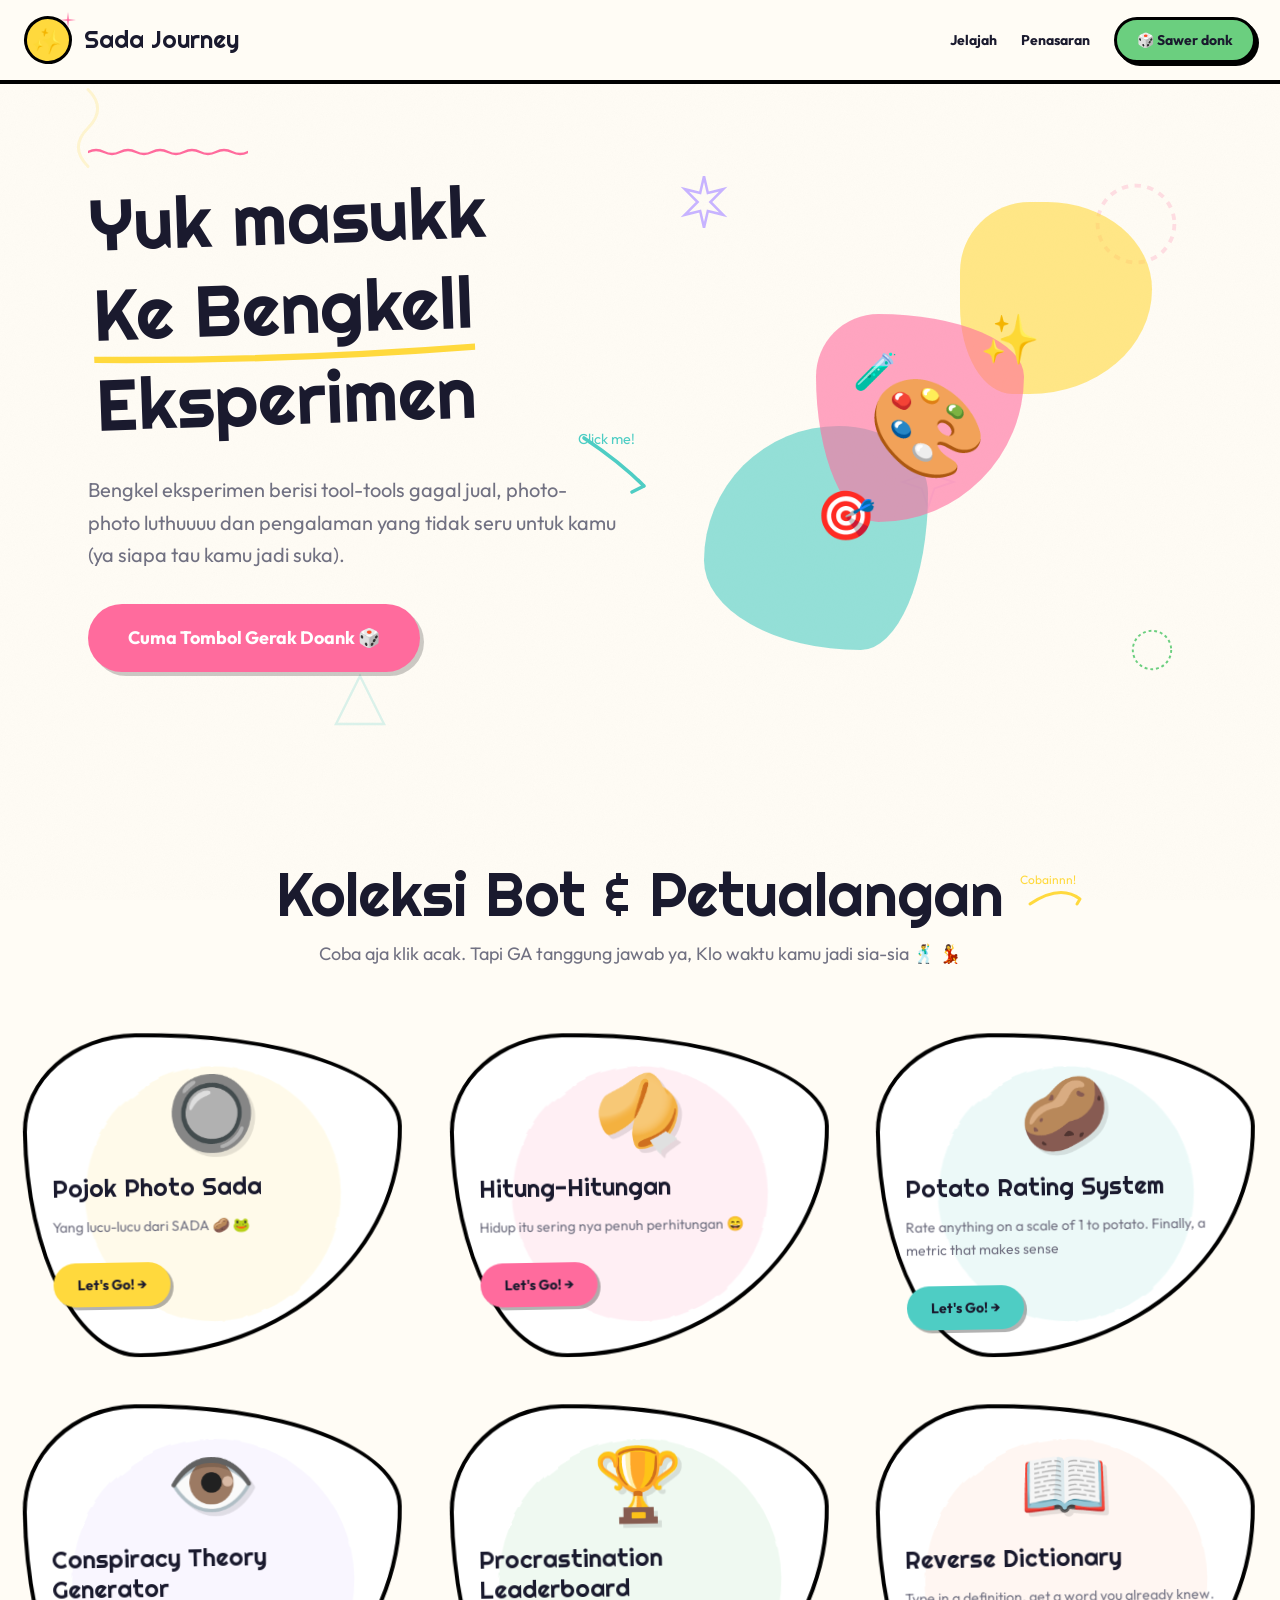
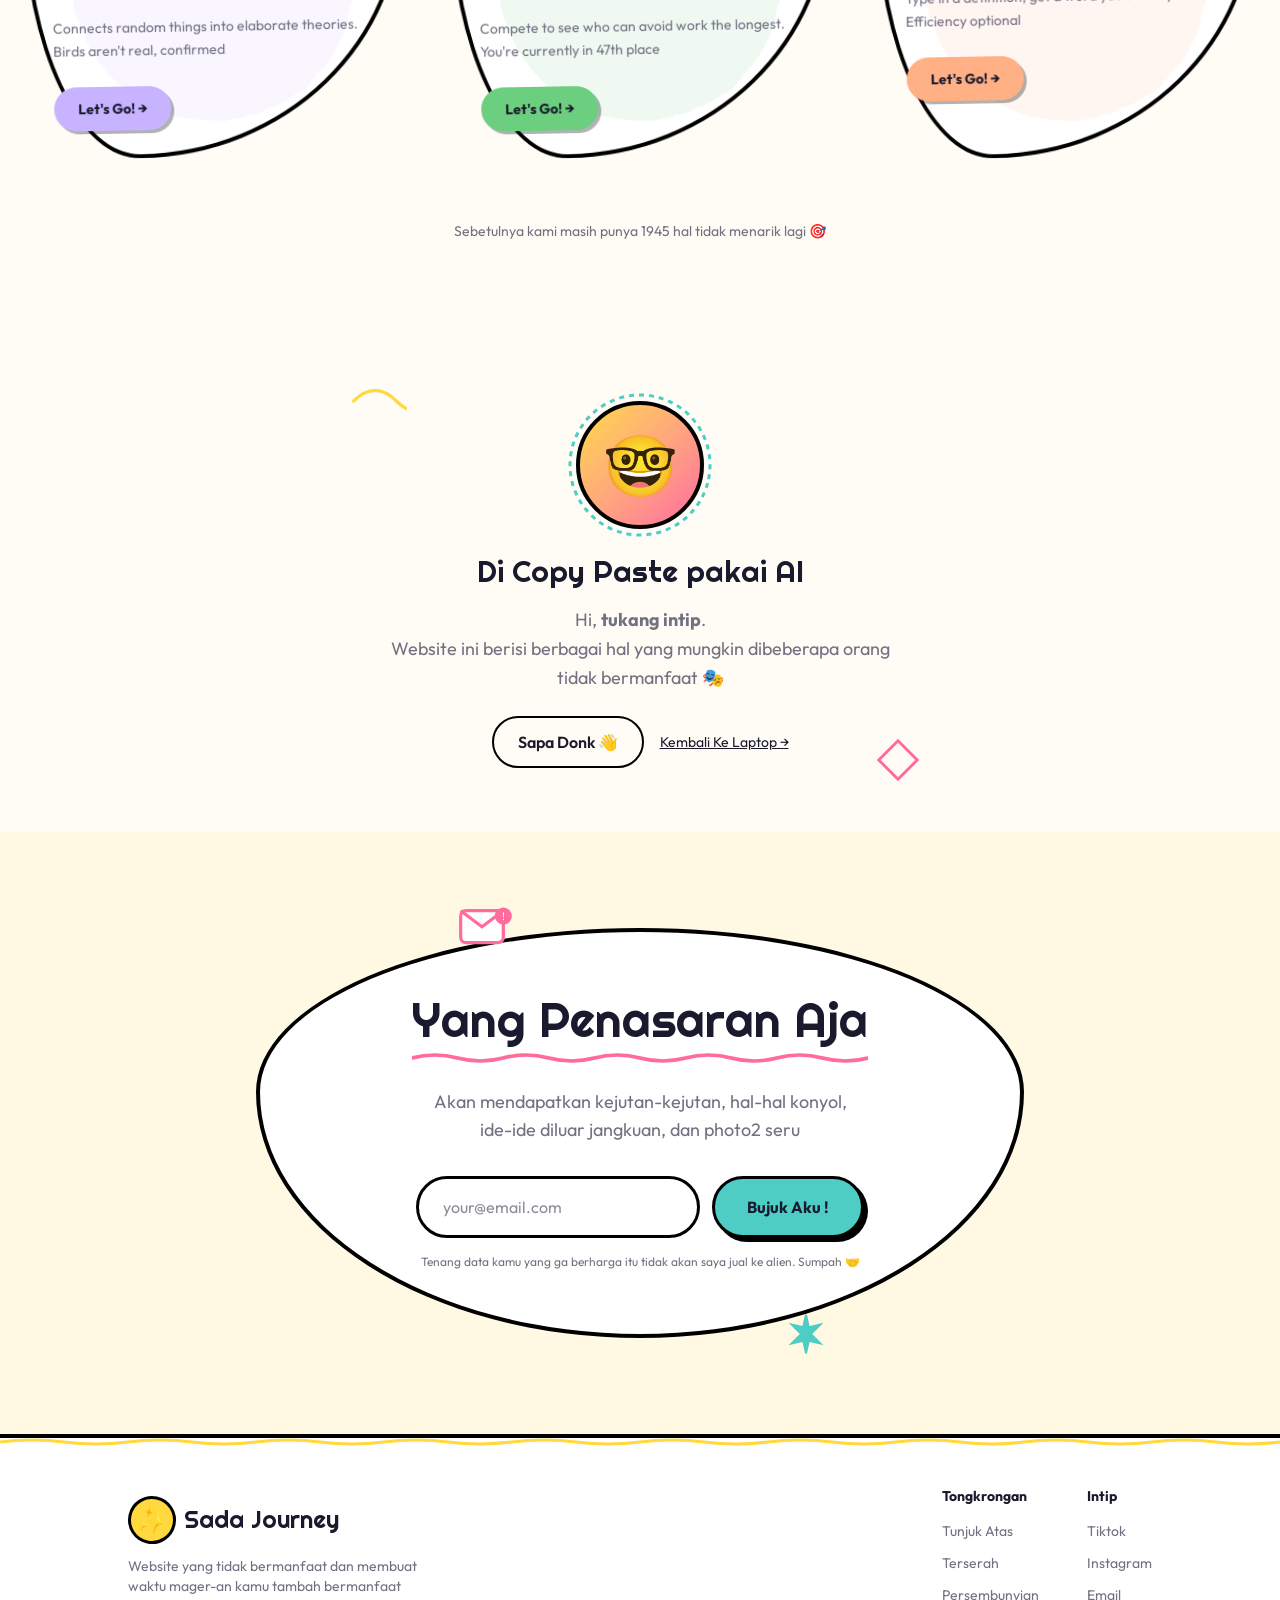
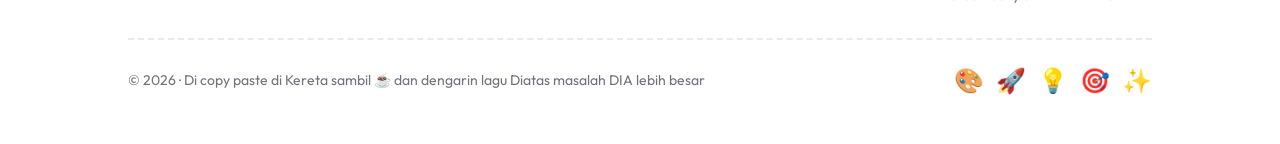
<file: index.html>
<!DOCTYPE html>
<html lang="en">
<head>
<meta charset="utf-8">
<meta name="viewport" content="width=device-width, initial-scale=1">
<title>Sada</title>
<meta name="description" content="Explore a whimsical online studio filled with interactive Jelajah and creative tools designed to spark curiosity and inspire playful discovery.">
<style id="reset-css"> @layer figreset,figoverridable,reset,theme,base,figutils,components,utilities;@layer figoverridable{:root{font-synthesis:none}}@layer figutils{:root{--banner-height:48px;--banner-height-v2:40px;--full-height-with-banner:calc(100dvh - var(--banner-height))}@media (max-width:600px){.banner-v2-container{left:0 !important;right:0 !important;margin:0 auto !important}}.wrapper-with-banner .min-h-screen{min-height:var(--full-height-with-banner)}.wrapper-with-banner .h-screen{height:var(--full-height-with-banner)}}</style>
<style id="font-faces-0"></style>
<style id="body-background-color">body:has([data-breakpoint-id="node-0_4"]) { background-color: #fff }</style>
<style id="ssr-css">#container .css-uwf2km {position: relative; flex: 1 0 0; display: block;}#container .css-exq74d {min-width: 1px; min-height: 1px; width: 100%; height: 100dvh;}#container .css-j9f0op {width: 100%; height: 100%;}</style>
<style>
        @keyframes blob {
          0%,
          100% {
            transform: translate(0, 0) scale(1) rotate(0deg);
          }
          33% {
            transform: translate(30px, -30px) scale(1.1) rotate(5deg);
          }
          66% {
            transform: translate(-20px, 20px) scale(0.9) rotate(-5deg);
          }
        }
        @keyframes bounce-slow {
          0%,
          100% {
            transform: translateY(0);
          }
          50% {
            transform: translateY(-20px);
          }
        }
        @keyframes float {
          0%,
          100% {
            transform: translateY(0) rotate(0deg);
          }
          50% {
            transform: translateY(-15px) rotate(10deg);
          }
        }
        .animate-blob {
          animation: blob 7s ease-in-out infinite;
        }
        .animate-bounce-slow {
          animation: bounce-slow 3s ease-in-out infinite;
        }
        .animate-float {
          animation: float 4s ease-in-out infinite;
        }
      </style>
<style>
        @keyframes fadeInUp {
          from {
            opacity: 0;
            transform: translateY(30px) rotate(2deg);
          }
          to {
            opacity: 1;
            transform: translateY(0) rotate(2deg);
          }
        }
      </style>
<style>
        @keyframes fadeInUp {
          from {
            opacity: 0;
            transform: translateY(30px) rotate(-3deg);
          }
          to {
            opacity: 1;
            transform: translateY(0) rotate(-3deg);
          }
        }
      </style>
<style>
        @keyframes fadeInUp {
          from {
            opacity: 0;
            transform: translateY(30px) rotate(1deg);
          }
          to {
            opacity: 1;
            transform: translateY(0) rotate(1deg);
          }
        }
      </style>
<style>
        @keyframes fadeInUp {
          from {
            opacity: 0;
            transform: translateY(30px) rotate(-2deg);
          }
          to {
            opacity: 1;
            transform: translateY(0) rotate(-2deg);
          }
        }
      </style>
<style>
        @keyframes fadeInUp {
          from {
            opacity: 0;
            transform: translateY(30px) rotate(3deg);
          }
          to {
            opacity: 1;
            transform: translateY(0) rotate(3deg);
          }
        }
      </style>
<style>
        @keyframes fadeInUp {
          from {
            opacity: 0;
            transform: translateY(30px) rotate(-1deg);
          }
          to {
            opacity: 1;
            transform: translateY(0) rotate(-1deg);
          }
        }
      </style>
<style>
        @keyframes float-slow {
          0%,
          100% {
            transform: translateY(0) rotate(0deg);
          }
          50% {
            transform: translateY(-20px) rotate(5deg);
          }
        }
        @keyframes spin-slow {
          from {
            transform: rotate(0deg);
          }
          to {
            transform: rotate(360deg);
          }
        }
        .animate-float-slow {
          animation: float-slow 8s ease-in-out infinite;
        }
        .animate-spin-slow {
          animation: spin-slow 20s linear infinite;
        }
      </style>
<style>
@import"https://fonts.googleapis.com/css2?family=Righteous&family=Outfit:wght@300;400;500;600;700;800&display=swap";/*! tailwindcss v4.1.12 | MIT License | https://tailwindcss.com */@layer properties{@supports (((-webkit-hyphens:none)) and (not (margin-trim:inline))) or ((-moz-orient:inline) and (not (color:rgb(from red r g b)))){*,:before,:after,::backdrop{--tw-translate-x:0;--tw-translate-y:0;--tw-translate-z:0;--tw-rotate-x:initial;--tw-rotate-y:initial;--tw-rotate-z:initial;--tw-skew-x:initial;--tw-skew-y:initial;--tw-space-y-reverse:0;--tw-space-x-reverse:0;--tw-border-style:solid;--tw-gradient-position:initial;--tw-gradient-from:#0000;--tw-gradient-via:#0000;--tw-gradient-to:#0000;--tw-gradient-stops:initial;--tw-gradient-via-stops:initial;--tw-gradient-from-position:0%;--tw-gradient-via-position:50%;--tw-gradient-to-position:100%;--tw-leading:initial;--tw-font-weight:initial;--tw-tracking:initial;--tw-ordinal:initial;--tw-slashed-zero:initial;--tw-numeric-figure:initial;--tw-numeric-spacing:initial;--tw-numeric-fraction:initial;--tw-shadow:0 0 #0000;--tw-shadow-color:initial;--tw-shadow-alpha:100%;--tw-inset-shadow:0 0 #0000;--tw-inset-shadow-color:initial;--tw-inset-shadow-alpha:100%;--tw-ring-color:initial;--tw-ring-shadow:0 0 #0000;--tw-inset-ring-color:initial;--tw-inset-ring-shadow:0 0 #0000;--tw-ring-inset:initial;--tw-ring-offset-width:0px;--tw-ring-offset-color:#fff;--tw-ring-offset-shadow:0 0 #0000;--tw-outline-style:solid;--tw-blur:initial;--tw-brightness:initial;--tw-contrast:initial;--tw-grayscale:initial;--tw-hue-rotate:initial;--tw-invert:initial;--tw-opacity:initial;--tw-saturate:initial;--tw-sepia:initial;--tw-drop-shadow:initial;--tw-drop-shadow-color:initial;--tw-drop-shadow-alpha:100%;--tw-drop-shadow-size:initial;--tw-backdrop-blur:initial;--tw-backdrop-brightness:initial;--tw-backdrop-contrast:initial;--tw-backdrop-grayscale:initial;--tw-backdrop-hue-rotate:initial;--tw-backdrop-invert:initial;--tw-backdrop-opacity:initial;--tw-backdrop-saturate:initial;--tw-backdrop-sepia:initial;--tw-duration:initial;--tw-ease:initial;--tw-scale-x:1;--tw-scale-y:1;--tw-scale-z:1;--tw-content:"";--tw-animation-delay:0s;--tw-animation-direction:normal;--tw-animation-duration:initial;--tw-animation-fill-mode:none;--tw-animation-iteration-count:1;--tw-enter-blur:0;--tw-enter-opacity:1;--tw-enter-rotate:0;--tw-enter-scale:1;--tw-enter-translate-x:0;--tw-enter-translate-y:0;--tw-exit-blur:0;--tw-exit-opacity:1;--tw-exit-rotate:0;--tw-exit-scale:1;--tw-exit-translate-x:0;--tw-exit-translate-y:0}}}@layer theme{:root,:host{--font-sans:ui-sans-serif,system-ui,sans-serif,"Apple Color Emoji","Segoe UI Emoji","Segoe UI Symbol","Noto Color Emoji";--font-mono:ui-monospace,SFMono-Regular,Menlo,Monaco,Consolas,"Liberation Mono","Courier New",monospace;--color-gray-100:oklch(96.7% .003 264.542);--color-black:#000;--color-white:#fff;--spacing:.25rem;--container-xs:20rem;--container-sm:24rem;--container-md:28rem;--container-lg:32rem;--container-xl:36rem;--container-2xl:42rem;--container-3xl:48rem;--container-5xl:64rem;--container-6xl:72rem;--container-7xl:80rem;--text-xs:.75rem;--text-xs--line-height:calc(1/.75);--text-sm:.875rem;--text-sm--line-height:calc(1.25/.875);--text-base:1rem;--text-base--line-height: 1.5 ;--text-lg:1.125rem;--text-lg--line-height:calc(1.75/1.125);--text-xl:1.25rem;--text-xl--line-height:calc(1.75/1.25);--text-2xl:1.5rem;--text-2xl--line-height:calc(2/1.5);--text-3xl:1.875rem;--text-3xl--line-height: 1.2 ;--text-4xl:2.25rem;--text-4xl--line-height:calc(2.5/2.25);--text-5xl:3rem;--text-5xl--line-height:1;--text-6xl:3.75rem;--text-6xl--line-height:1;--text-7xl:4.5rem;--text-7xl--line-height:1;--text-8xl:6rem;--text-8xl--line-height:1;--font-weight-normal:400;--font-weight-medium:500;--font-weight-semibold:600;--font-weight-bold:700;--tracking-tight:-.025em;--tracking-widest:.1em;--leading-tight:1.25;--leading-relaxed:1.625;--radius-xs:.125rem;--ease-out:cubic-bezier(0,0,.2,1);--ease-in-out:cubic-bezier(.4,0,.2,1);--animate-pulse:pulse 2s cubic-bezier(.4,0,.6,1)infinite;--animate-bounce:bounce 1s infinite;--blur-sm:8px;--aspect-video:16/9;--default-transition-duration:.15s;--default-transition-timing-function:cubic-bezier(.4,0,.2,1);--default-font-family:var(--font-sans);--default-mono-font-family:var(--font-mono);--color-border:var(--border)}}@layer base{*,:after,:before,::backdrop{box-sizing:border-box;border:0 solid;margin:0;padding:0}::file-selector-button{box-sizing:border-box;border:0 solid;margin:0;padding:0}html,:host{-webkit-text-size-adjust:100%;tab-size:4;line-height:1.5;font-family:var(--default-font-family,ui-sans-serif,system-ui,sans-serif,"Apple Color Emoji","Segoe UI Emoji","Segoe UI Symbol","Noto Color Emoji");font-feature-settings:var(--default-font-feature-settings,normal);font-variation-settings:var(--default-font-variation-settings,normal);-webkit-tap-highlight-color:transparent}hr{height:0;color:inherit;border-top-width:1px}abbr:where([title]){-webkit-text-decoration:underline dotted;text-decoration:underline dotted}h1,h2,h3,h4,h5,h6{font-size:inherit;font-weight:inherit}a{color:inherit;-webkit-text-decoration:inherit;text-decoration:inherit}b,strong{font-weight:bolder}code,kbd,samp,pre{font-family:var(--default-mono-font-family,ui-monospace,SFMono-Regular,Menlo,Monaco,Consolas,"Liberation Mono","Courier New",monospace);font-feature-settings:var(--default-mono-font-feature-settings,normal);font-variation-settings:var(--default-mono-font-variation-settings,normal);font-size:1em}small{font-size:80%}sub,sup{vertical-align:baseline;font-size:75%;line-height:0;position:relative}sub{bottom:-.25em}sup{top:-.5em}table{text-indent:0;border-color:inherit;border-collapse:collapse}:-moz-focusring{outline:auto}progress{vertical-align:baseline}summary{display:list-item}ol,ul,menu{list-style:none}img,svg,video,canvas,audio,iframe,embed,object{vertical-align:middle;display:block}img,video{max-width:100%;height:auto}button,input,select,optgroup,textarea{font:inherit;font-feature-settings:inherit;font-variation-settings:inherit;letter-spacing:inherit;color:inherit;opacity:1;background-color:#0000;border-radius:0}::file-selector-button{font:inherit;font-feature-settings:inherit;font-variation-settings:inherit;letter-spacing:inherit;color:inherit;opacity:1;background-color:#0000;border-radius:0}:where(select:is([multiple],[size])) optgroup{font-weight:bolder}:where(select:is([multiple],[size])) optgroup option{padding-inline-start:20px}::file-selector-button{margin-inline-end:4px}::placeholder{opacity:1}@supports (not ((-webkit-appearance:-apple-pay-button))) or (contain-intrinsic-size:1px){::placeholder{color:currentColor}@supports (color:color-mix(in lab,red,red)){::placeholder{color:color-mix(in oklab,currentcolor 50%,transparent)}}}textarea{resize:vertical}::-webkit-search-decoration{-webkit-appearance:none}::-webkit-date-and-time-value{min-height:1lh;text-align:inherit}::-webkit-datetime-edit{display:inline-flex}::-webkit-datetime-edit-fields-wrapper{padding:0}::-webkit-datetime-edit{padding-block:0}::-webkit-datetime-edit-year-field{padding-block:0}::-webkit-datetime-edit-month-field{padding-block:0}::-webkit-datetime-edit-day-field{padding-block:0}::-webkit-datetime-edit-hour-field{padding-block:0}::-webkit-datetime-edit-minute-field{padding-block:0}::-webkit-datetime-edit-second-field{padding-block:0}::-webkit-datetime-edit-millisecond-field{padding-block:0}::-webkit-datetime-edit-meridiem-field{padding-block:0}::-webkit-calendar-picker-indicator{line-height:1}:-moz-ui-invalid{box-shadow:none}button,input:where([type=button],[type=reset],[type=submit]){appearance:button}::file-selector-button{appearance:button}::-webkit-inner-spin-button{height:auto}::-webkit-outer-spin-button{height:auto}[hidden]:where(:not([hidden=until-found])){display:none!important}*{border-color:var(--border);outline-color:var(--ring)}@supports (color:color-mix(in lab,red,red)){*{outline-color:color-mix(in oklab,var(--ring)50%,transparent)}}body{background-color:var(--background);color:var(--foreground);font-family:var(--font-body)}html{font-size:var(--font-size)}h1{font-size:var(--text-2xl);font-weight:var(--font-weight-medium);line-height:1.5}h2{font-size:var(--text-xl);font-weight:var(--font-weight-medium);line-height:1.5}h3{font-size:var(--text-lg);font-weight:var(--font-weight-medium);line-height:1.5}h4,label,button{font-size:var(--text-base);font-weight:var(--font-weight-medium);line-height:1.5}input{font-size:var(--text-base);font-weight:var(--font-weight-normal);line-height:1.5}}@layer components;@layer utilities{.\@container\/card-header{container:card-header/inline-size}.pointer-events-none{pointer-events:none}.invisible{visibility:hidden}.sr-only{clip:rect(0,0,0,0);white-space:nowrap;border-width:0;width:1px;height:1px;margin:-1px;padding:0;position:absolute;overflow:hidden}.absolute{position:absolute}.fixed{position:fixed}.relative{position:relative}.sticky{position:sticky}.-inset-4{inset:calc(var(--spacing)*-4)}.-inset-8{inset:calc(var(--spacing)*-8)}.inset-0{inset:calc(var(--spacing)*0)}.inset-4{inset:calc(var(--spacing)*4)}.inset-x-0{inset-inline:calc(var(--spacing)*0)}.inset-y-0{inset-block:calc(var(--spacing)*0)}.-top-1{top:calc(var(--spacing)*-1)}.-top-3{top:calc(var(--spacing)*-3)}.-top-4{top:calc(var(--spacing)*-4)}.-top-8{top:calc(var(--spacing)*-8)}.-top-12{top:calc(var(--spacing)*-12)}.top-0{top:calc(var(--spacing)*0)}.top-1\.5{top:calc(var(--spacing)*1.5)}.top-1\/2{top:50%}.top-1\/3{top:33.3333%}.top-1\/4{top:25%}.top-3\.5{top:calc(var(--spacing)*3.5)}.top-4{top:calc(var(--spacing)*4)}.top-20{top:calc(var(--spacing)*20)}.top-40{top:calc(var(--spacing)*40)}.top-\[1px\]{top:1px}.top-\[50\%\]{top:50%}.top-\[60\%\]{top:60%}.top-full{top:100%}.-right-1{right:calc(var(--spacing)*-1)}.-right-3{right:calc(var(--spacing)*-3)}.-right-6{right:calc(var(--spacing)*-6)}.-right-8{right:calc(var(--spacing)*-8)}.-right-12{right:calc(var(--spacing)*-12)}.-right-20{right:calc(var(--spacing)*-20)}.-right-24{right:calc(var(--spacing)*-24)}.right-0{right:calc(var(--spacing)*0)}.right-1{right:calc(var(--spacing)*1)}.right-1\/4{right:25%}.right-2{right:calc(var(--spacing)*2)}.right-3{right:calc(var(--spacing)*3)}.right-4{right:calc(var(--spacing)*4)}.right-20{right:calc(var(--spacing)*20)}.-bottom-1{bottom:calc(var(--spacing)*-1)}.-bottom-2{bottom:calc(var(--spacing)*-2)}.-bottom-4{bottom:calc(var(--spacing)*-4)}.-bottom-6{bottom:calc(var(--spacing)*-6)}.-bottom-12{bottom:calc(var(--spacing)*-12)}.bottom-0{bottom:calc(var(--spacing)*0)}.bottom-1\/4{bottom:25%}.bottom-8{bottom:calc(var(--spacing)*8)}.bottom-40{bottom:calc(var(--spacing)*40)}.-left-4{left:calc(var(--spacing)*-4)}.-left-8{left:calc(var(--spacing)*-8)}.-left-12{left:calc(var(--spacing)*-12)}.left-0{left:calc(var(--spacing)*0)}.left-1{left:calc(var(--spacing)*1)}.left-1\/2{left:50%}.left-1\/3{left:33.3333%}.left-1\/4{left:25%}.left-2{left:calc(var(--spacing)*2)}.left-10{left:calc(var(--spacing)*10)}.left-\[50\%\]{left:50%}.isolate{isolation:isolate}.z-0{z-index:0}.z-10{z-index:10}.z-20{z-index:20}.z-40{z-index:40}.z-50{z-index:50}.z-\[1\]{z-index:1}.col-start-2{grid-column-start:2}.row-span-2{grid-row:span 2/span 2}.row-start-1{grid-row-start:1}.-mx-1{margin-inline:calc(var(--spacing)*-1)}.mx-2{margin-inline:calc(var(--spacing)*2)}.mx-3\.5{margin-inline:calc(var(--spacing)*3.5)}.mx-auto{margin-inline:auto}.my-0\.5{margin-block:calc(var(--spacing)*.5)}.my-1{margin-block:calc(var(--spacing)*1)}.-mt-4{margin-top:calc(var(--spacing)*-4)}.mt-1\.5{margin-top:calc(var(--spacing)*1.5)}.mt-2{margin-top:calc(var(--spacing)*2)}.mt-4{margin-top:calc(var(--spacing)*4)}.mt-6{margin-top:calc(var(--spacing)*6)}.mt-16{margin-top:calc(var(--spacing)*16)}.mt-auto{margin-top:auto}.mb-1\.5{margin-bottom:calc(var(--spacing)*1.5)}.mb-3{margin-bottom:calc(var(--spacing)*3)}.mb-4{margin-bottom:calc(var(--spacing)*4)}.mb-6{margin-bottom:calc(var(--spacing)*6)}.mb-8{margin-bottom:calc(var(--spacing)*8)}.mb-16{margin-bottom:calc(var(--spacing)*16)}.-ml-4{margin-left:calc(var(--spacing)*-4)}.ml-1{margin-left:calc(var(--spacing)*1)}.ml-auto{margin-left:auto}.line-clamp-1{-webkit-line-clamp:1;-webkit-box-orient:vertical;display:-webkit-box;overflow:hidden}.block{display:block}.flex{display:flex}.grid{display:grid}.hidden{display:none}.inline-block{display:inline-block}.inline-flex{display:inline-flex}.table{display:table}.table-caption{display:table-caption}.table-cell{display:table-cell}.table-row{display:table-row}.field-sizing-content{field-sizing:content}.aspect-square{aspect-ratio:1}.aspect-video{aspect-ratio:var(--aspect-video)}.size-2{width:calc(var(--spacing)*2);height:calc(var(--spacing)*2)}.size-2\.5{width:calc(var(--spacing)*2.5);height:calc(var(--spacing)*2.5)}.size-3{width:calc(var(--spacing)*3);height:calc(var(--spacing)*3)}.size-3\.5{width:calc(var(--spacing)*3.5);height:calc(var(--spacing)*3.5)}.size-4{width:calc(var(--spacing)*4);height:calc(var(--spacing)*4)}.size-7{width:calc(var(--spacing)*7);height:calc(var(--spacing)*7)}.size-8{width:calc(var(--spacing)*8);height:calc(var(--spacing)*8)}.size-9{width:calc(var(--spacing)*9);height:calc(var(--spacing)*9)}.size-10{width:calc(var(--spacing)*10);height:calc(var(--spacing)*10)}.size-full{width:100%;height:100%}.h-1{height:calc(var(--spacing)*1)}.h-1\.5{height:calc(var(--spacing)*1.5)}.h-2{height:calc(var(--spacing)*2)}.h-2\.5{height:calc(var(--spacing)*2.5)}.h-3{height:calc(var(--spacing)*3)}.h-4{height:calc(var(--spacing)*4)}.h-5{height:calc(var(--spacing)*5)}.h-7{height:calc(var(--spacing)*7)}.h-8{height:calc(var(--spacing)*8)}.h-9{height:calc(var(--spacing)*9)}.h-10{height:calc(var(--spacing)*10)}.h-12{height:calc(var(--spacing)*12)}.h-16{height:calc(var(--spacing)*16)}.h-20{height:calc(var(--spacing)*20)}.h-24{height:calc(var(--spacing)*24)}.h-32{height:calc(var(--spacing)*32)}.h-40{height:calc(var(--spacing)*40)}.h-48{height:calc(var(--spacing)*48)}.h-52{height:calc(var(--spacing)*52)}.h-56{height:calc(var(--spacing)*56)}.h-\[1\.15rem\]{height:1.15rem}.h-\[calc\(100\%\+4rem\)\]{height:calc(100% + 4rem)}.h-\[calc\(100\%-1px\)\]{height:calc(100% - 1px)}.h-\[var\(--radix-navigation-menu-viewport-height\)\]{height:var(--radix-navigation-menu-viewport-height)}.h-\[var\(--radix-select-trigger-height\)\]{height:var(--radix-select-trigger-height)}.h-auto{height:auto}.h-full{height:100%}.h-px{height:1px}.h-svh{height:100svh}.max-h-\(--radix-context-menu-content-available-height\){max-height:var(--radix-context-menu-content-available-height)}.max-h-\(--radix-dropdown-menu-content-available-height\){max-height:var(--radix-dropdown-menu-content-available-height)}.max-h-\(--radix-select-content-available-height\){max-height:var(--radix-select-content-available-height)}.max-h-\[300px\]{max-height:300px}.min-h-0{min-height:calc(var(--spacing)*0)}.min-h-4{min-height:calc(var(--spacing)*4)}.min-h-16{min-height:calc(var(--spacing)*16)}.min-h-screen{min-height:100vh}.min-h-svh{min-height:100svh}.w-\(--sidebar-width\){width:var(--sidebar-width)}.w-0{width:calc(var(--spacing)*0)}.w-1{width:calc(var(--spacing)*1)}.w-2{width:calc(var(--spacing)*2)}.w-2\.5{width:calc(var(--spacing)*2.5)}.w-3{width:calc(var(--spacing)*3)}.w-3\/4{width:75%}.w-4{width:calc(var(--spacing)*4)}.w-5{width:calc(var(--spacing)*5)}.w-7{width:calc(var(--spacing)*7)}.w-8{width:calc(var(--spacing)*8)}.w-9{width:calc(var(--spacing)*9)}.w-12{width:calc(var(--spacing)*12)}.w-16{width:calc(var(--spacing)*16)}.w-20{width:calc(var(--spacing)*20)}.w-24{width:calc(var(--spacing)*24)}.w-32{width:calc(var(--spacing)*32)}.w-40{width:calc(var(--spacing)*40)}.w-48{width:calc(var(--spacing)*48)}.w-52{width:calc(var(--spacing)*52)}.w-56{width:calc(var(--spacing)*56)}.w-64{width:calc(var(--spacing)*64)}.w-72{width:calc(var(--spacing)*72)}.w-\[100px\]{width:100px}.w-\[calc\(100\%\+4rem\)\]{width:calc(100% + 4rem)}.w-auto{width:auto}.w-fit{width:fit-content}.w-full{width:100%}.w-max{width:max-content}.w-px{width:1px}.max-w-\(--skeleton-width\){max-width:var(--skeleton-width)}.max-w-2xl{max-width:var(--container-2xl)}.max-w-3xl{max-width:var(--container-3xl)}.max-w-5xl{max-width:var(--container-5xl)}.max-w-6xl{max-width:var(--container-6xl)}.max-w-7xl{max-width:var(--container-7xl)}.max-w-\[calc\(100\%-2rem\)\]{max-width:calc(100% - 2rem)}.max-w-max{max-width:max-content}.max-w-md{max-width:var(--container-md)}.max-w-xl{max-width:var(--container-xl)}.max-w-xs{max-width:var(--container-xs)}.min-w-0{min-width:calc(var(--spacing)*0)}.min-w-5{min-width:calc(var(--spacing)*5)}.min-w-8{min-width:calc(var(--spacing)*8)}.min-w-9{min-width:calc(var(--spacing)*9)}.min-w-10{min-width:calc(var(--spacing)*10)}.min-w-\[8rem\]{min-width:8rem}.min-w-\[12rem\]{min-width:12rem}.min-w-\[var\(--radix-select-trigger-width\)\]{min-width:var(--radix-select-trigger-width)}.flex-1{flex:1}.shrink-0{flex-shrink:0}.grow{flex-grow:1}.grow-0{flex-grow:0}.basis-full{flex-basis:100%}.caption-bottom{caption-side:bottom}.border-collapse{border-collapse:collapse}.origin-\(--radix-context-menu-content-transform-origin\){transform-origin:var(--radix-context-menu-content-transform-origin)}.origin-\(--radix-dropdown-menu-content-transform-origin\){transform-origin:var(--radix-dropdown-menu-content-transform-origin)}.origin-\(--radix-hover-card-content-transform-origin\){transform-origin:var(--radix-hover-card-content-transform-origin)}.origin-\(--radix-menubar-content-transform-origin\){transform-origin:var(--radix-menubar-content-transform-origin)}.origin-\(--radix-popover-content-transform-origin\){transform-origin:var(--radix-popover-content-transform-origin)}.origin-\(--radix-select-content-transform-origin\){transform-origin:var(--radix-select-content-transform-origin)}.origin-\(--radix-tooltip-content-transform-origin\){transform-origin:var(--radix-tooltip-content-transform-origin)}.-translate-x-1\/2{--tw-translate-x: -50% ;translate:var(--tw-translate-x)var(--tw-translate-y)}.-translate-x-px{--tw-translate-x:-1px;translate:var(--tw-translate-x)var(--tw-translate-y)}.translate-x-\[-50\%\]{--tw-translate-x:-50%;translate:var(--tw-translate-x)var(--tw-translate-y)}.translate-x-px{--tw-translate-x:1px;translate:var(--tw-translate-x)var(--tw-translate-y)}.-translate-y-1\/2{--tw-translate-y: -50% ;translate:var(--tw-translate-x)var(--tw-translate-y)}.translate-y-0\.5{--tw-translate-y:calc(var(--spacing)*.5);translate:var(--tw-translate-x)var(--tw-translate-y)}.translate-y-\[-50\%\]{--tw-translate-y:-50%;translate:var(--tw-translate-x)var(--tw-translate-y)}.translate-y-\[calc\(-50\%_-_2px\)\]{--tw-translate-y: calc(-50% - 2px) ;translate:var(--tw-translate-x)var(--tw-translate-y)}.rotate-12{rotate:12deg}.rotate-45{rotate:45deg}.rotate-90{rotate:90deg}.transform{transform:var(--tw-rotate-x,)var(--tw-rotate-y,)var(--tw-rotate-z,)var(--tw-skew-x,)var(--tw-skew-y,)}.animate-bounce{animation:var(--animate-bounce)}.animate-caret-blink{animation:1.25s ease-out infinite caret-blink}.animate-in{animation:enter var(--tw-animation-duration,var(--tw-duration,.15s))var(--tw-ease,ease)var(--tw-animation-delay,0s)var(--tw-animation-iteration-count,1)var(--tw-animation-direction,normal)var(--tw-animation-fill-mode,none)}.animate-pulse{animation:var(--animate-pulse)}.cursor-default{cursor:default}.cursor-pointer{cursor:pointer}.touch-none{touch-action:none}.resize-none{resize:none}.scroll-my-1{scroll-margin-block:calc(var(--spacing)*1)}.scroll-py-1{scroll-padding-block:calc(var(--spacing)*1)}.list-none{list-style-type:none}.auto-rows-min{grid-auto-rows:min-content}.grid-cols-1{grid-template-columns:repeat(1,minmax(0,1fr))}.grid-cols-\[0_1fr\]{grid-template-columns:0 1fr}.grid-rows-\[auto_auto\]{grid-template-rows:auto auto}.flex-col{flex-direction:column}.flex-col-reverse{flex-direction:column-reverse}.flex-row{flex-direction:row}.flex-wrap{flex-wrap:wrap}.items-center{align-items:center}.items-end{align-items:flex-end}.items-start{align-items:flex-start}.items-stretch{align-items:stretch}.justify-between{justify-content:space-between}.justify-center{justify-content:center}.justify-items-start{justify-items:start}.gap-1{gap:calc(var(--spacing)*1)}.gap-1\.5{gap:calc(var(--spacing)*1.5)}.gap-2{gap:calc(var(--spacing)*2)}.gap-3{gap:calc(var(--spacing)*3)}.gap-4{gap:calc(var(--spacing)*4)}.gap-6{gap:calc(var(--spacing)*6)}.gap-8{gap:calc(var(--spacing)*8)}.gap-12{gap:calc(var(--spacing)*12)}:where(.space-y-2>:not(:last-child)){--tw-space-y-reverse:0;margin-block-start:calc(calc(var(--spacing)*2)*var(--tw-space-y-reverse));margin-block-end:calc(calc(var(--spacing)*2)*calc(1 - var(--tw-space-y-reverse)))}:where(.space-y-8>:not(:last-child)){--tw-space-y-reverse:0;margin-block-start:calc(calc(var(--spacing)*8)*var(--tw-space-y-reverse));margin-block-end:calc(calc(var(--spacing)*8)*calc(1 - var(--tw-space-y-reverse)))}:where(.space-x-1>:not(:last-child)){--tw-space-x-reverse:0;margin-inline-start:calc(calc(var(--spacing)*1)*var(--tw-space-x-reverse));margin-inline-end:calc(calc(var(--spacing)*1)*calc(1 - var(--tw-space-x-reverse)))}.gap-y-0\.5{row-gap:calc(var(--spacing)*.5)}.self-start{align-self:flex-start}.justify-self-end{justify-self:flex-end}.overflow-auto{overflow:auto}.overflow-hidden{overflow:hidden}.overflow-x-auto{overflow-x:auto}.overflow-x-hidden{overflow-x:hidden}.overflow-y-auto{overflow-y:auto}.rounded-\[2px\]{border-radius:2px}.rounded-\[4px\]{border-radius:4px}.rounded-\[30\%_70\%_70\%_30\%\/30\%_30\%_70\%_70\%\]{border-radius:30% 70% 70% 30%/30% 30% 70% 70%}.rounded-\[40\%_60\%_70\%_30\%\/40\%_50\%_60\%_50\%\]{border-radius:40% 60% 70% 30%/40% 50% 60%}.rounded-\[60\%_40\%_30\%_70\%\/60\%_30\%_70\%_40\%\]{border-radius:60% 40% 30% 70%/60% 30% 70% 40%}.rounded-\[inherit\]{border-radius:inherit}.rounded-full{border-radius:3.40282e38px}.rounded-lg{border-radius:var(--radius)}.rounded-md{border-radius:calc(var(--radius) - 2px)}.rounded-none{border-radius:0}.rounded-sm{border-radius:calc(var(--radius) - 4px)}.rounded-xl{border-radius:calc(var(--radius) + 4px)}.rounded-xs{border-radius:var(--radius-xs)}.rounded-tl-sm{border-top-left-radius:calc(var(--radius) - 4px)}.border{border-style:var(--tw-border-style);border-width:1px}.border-2{border-style:var(--tw-border-style);border-width:2px}.border-3{border-style:var(--tw-border-style);border-width:3px}.border-4{border-style:var(--tw-border-style);border-width:4px}.border-\[1\.5px\]{border-style:var(--tw-border-style);border-width:1.5px}.border-y{border-block-style:var(--tw-border-style);border-block-width:1px}.border-t{border-top-style:var(--tw-border-style);border-top-width:1px}.border-t-2{border-top-style:var(--tw-border-style);border-top-width:2px}.border-t-4{border-top-style:var(--tw-border-style);border-top-width:4px}.border-r{border-right-style:var(--tw-border-style);border-right-width:1px}.border-b{border-bottom-style:var(--tw-border-style);border-bottom-width:1px}.border-b-4{border-bottom-style:var(--tw-border-style);border-bottom-width:4px}.border-l{border-left-style:var(--tw-border-style);border-left-width:1px}.border-dashed{--tw-border-style:dashed;border-style:dashed}.border-\(--color-border\){border-color:var(--color-border)}.border-black{border-color:var(--color-black)}.border-border,.border-border\/50{border-color:var(--border)}@supports (color:color-mix(in lab,red,red)){.border-border\/50{border-color:color-mix(in oklab,var(--border)50%,transparent)}}.border-input{border-color:var(--input)}.border-primary{border-color:var(--primary)}.border-sidebar-border{border-color:var(--sidebar-border)}.border-transparent{border-color:#0000}.border-t-transparent{border-top-color:#0000}.border-l-transparent{border-left-color:#0000}.bg-\(--color-bg\){background-color:var(--color-bg)}.bg-\[\#4ECDC4\]{background-color:#4ecdc4}.bg-\[\#6BCF7F\]{background-color:#6bcf7f}.bg-\[\#FF6B9D\]{background-color:#ff6b9d}.bg-\[\#FFD93D\]{background-color:#ffd93d}.bg-\[\#FFD93D\]\/10{background-color:#ffd93d1a}.bg-accent{background-color:var(--accent)}.bg-background,.bg-background\/90{background-color:var(--background)}@supports (color:color-mix(in lab,red,red)){.bg-background\/90{background-color:color-mix(in oklab,var(--background)90%,transparent)}}.bg-black\/50{background-color:#00000080}@supports (color:color-mix(in lab,red,red)){.bg-black\/50{background-color:color-mix(in oklab,var(--color-black)50%,transparent)}}.bg-border{background-color:var(--border)}.bg-card{background-color:var(--card)}.bg-destructive{background-color:var(--destructive)}.bg-foreground{background-color:var(--foreground)}.bg-gray-100{background-color:var(--color-gray-100)}.bg-input-background{background-color:var(--input-background)}.bg-muted,.bg-muted\/50{background-color:var(--muted)}@supports (color:color-mix(in lab,red,red)){.bg-muted\/50{background-color:color-mix(in oklab,var(--muted)50%,transparent)}}.bg-popover{background-color:var(--popover)}.bg-primary,.bg-primary\/20{background-color:var(--primary)}@supports (color:color-mix(in lab,red,red)){.bg-primary\/20{background-color:color-mix(in oklab,var(--primary)20%,transparent)}}.bg-secondary{background-color:var(--secondary)}.bg-sidebar{background-color:var(--sidebar)}.bg-sidebar-border{background-color:var(--sidebar-border)}.bg-transparent{background-color:#0000}.bg-white{background-color:var(--color-white)}.bg-gradient-to-br{--tw-gradient-position:to bottom right in oklab;background-image:linear-gradient(var(--tw-gradient-stops))}.from-\[\#FFD93D\]{--tw-gradient-from:#ffd93d;--tw-gradient-stops:var(--tw-gradient-via-stops,var(--tw-gradient-position),var(--tw-gradient-from)var(--tw-gradient-from-position),var(--tw-gradient-to)var(--tw-gradient-to-position))}.to-\[\#FF6B9D\]{--tw-gradient-to:#ff6b9d;--tw-gradient-stops:var(--tw-gradient-via-stops,var(--tw-gradient-position),var(--tw-gradient-from)var(--tw-gradient-from-position),var(--tw-gradient-to)var(--tw-gradient-to-position))}.fill-current{fill:currentColor}.fill-primary{fill:var(--primary)}.p-0{padding:calc(var(--spacing)*0)}.p-1{padding:calc(var(--spacing)*1)}.p-2{padding:calc(var(--spacing)*2)}.p-3{padding:calc(var(--spacing)*3)}.p-4{padding:calc(var(--spacing)*4)}.p-6{padding:calc(var(--spacing)*6)}.p-8{padding:calc(var(--spacing)*8)}.p-12{padding:calc(var(--spacing)*12)}.p-\[3px\]{padding:3px}.p-px{padding:1px}.px-1{padding-inline:calc(var(--spacing)*1)}.px-1\.5{padding-inline:calc(var(--spacing)*1.5)}.px-2{padding-inline:calc(var(--spacing)*2)}.px-2\.5{padding-inline:calc(var(--spacing)*2.5)}.px-3{padding-inline:calc(var(--spacing)*3)}.px-4{padding-inline:calc(var(--spacing)*4)}.px-5{padding-inline:calc(var(--spacing)*5)}.px-6{padding-inline:calc(var(--spacing)*6)}.px-8{padding-inline:calc(var(--spacing)*8)}.px-10{padding-inline:calc(var(--spacing)*10)}.py-0\.5{padding-block:calc(var(--spacing)*.5)}.py-1{padding-block:calc(var(--spacing)*1)}.py-1\.5{padding-block:calc(var(--spacing)*1.5)}.py-2{padding-block:calc(var(--spacing)*2)}.py-2\.5{padding-block:calc(var(--spacing)*2.5)}.py-3{padding-block:calc(var(--spacing)*3)}.py-4{padding-block:calc(var(--spacing)*4)}.py-5{padding-block:calc(var(--spacing)*5)}.py-6{padding-block:calc(var(--spacing)*6)}.py-12{padding-block:calc(var(--spacing)*12)}.py-16{padding-block:calc(var(--spacing)*16)}.py-24{padding-block:calc(var(--spacing)*24)}.pt-0{padding-top:calc(var(--spacing)*0)}.pt-1{padding-top:calc(var(--spacing)*1)}.pt-3{padding-top:calc(var(--spacing)*3)}.pt-4{padding-top:calc(var(--spacing)*4)}.pt-6{padding-top:calc(var(--spacing)*6)}.pr-2{padding-right:calc(var(--spacing)*2)}.pr-2\.5{padding-right:calc(var(--spacing)*2.5)}.pr-8{padding-right:calc(var(--spacing)*8)}.pb-3{padding-bottom:calc(var(--spacing)*3)}.pb-4{padding-bottom:calc(var(--spacing)*4)}.pb-6{padding-bottom:calc(var(--spacing)*6)}.pl-2{padding-left:calc(var(--spacing)*2)}.pl-4{padding-left:calc(var(--spacing)*4)}.pl-8{padding-left:calc(var(--spacing)*8)}.text-center{text-align:center}.text-left{text-align:left}.align-middle{vertical-align:middle}.font-mono{font-family:var(--font-mono)}.text-2xl{font-size:var(--text-2xl);line-height:var(--tw-leading,var(--text-2xl--line-height))}.text-3xl{font-size:var(--text-3xl);line-height:var(--tw-leading,var(--text-3xl--line-height))}.text-4xl{font-size:var(--text-4xl);line-height:var(--tw-leading,var(--text-4xl--line-height))}.text-5xl{font-size:var(--text-5xl);line-height:var(--tw-leading,var(--text-5xl--line-height))}.text-6xl{font-size:var(--text-6xl);line-height:var(--tw-leading,var(--text-6xl--line-height))}.text-7xl{font-size:var(--text-7xl);line-height:var(--tw-leading,var(--text-7xl--line-height))}.text-8xl{font-size:var(--text-8xl);line-height:var(--tw-leading,var(--text-8xl--line-height))}.text-base{font-size:var(--text-base);line-height:var(--tw-leading,var(--text-base--line-height))}.text-lg{font-size:var(--text-lg);line-height:var(--tw-leading,var(--text-lg--line-height))}.text-sm{font-size:var(--text-sm);line-height:var(--tw-leading,var(--text-sm--line-height))}.text-xl{font-size:var(--text-xl);line-height:var(--tw-leading,var(--text-xl--line-height))}.text-xs{font-size:var(--text-xs);line-height:var(--tw-leading,var(--text-xs--line-height))}.text-\[0\.8rem\]{font-size:.8rem}.leading-none{--tw-leading:1;line-height:1}.leading-relaxed{--tw-leading:var(--leading-relaxed);line-height:var(--leading-relaxed)}.leading-tight{--tw-leading:var(--leading-tight);line-height:var(--leading-tight)}.font-bold{--tw-font-weight:var(--font-weight-bold);font-weight:var(--font-weight-bold)}.font-medium{--tw-font-weight:var(--font-weight-medium);font-weight:var(--font-weight-medium)}.font-normal{--tw-font-weight:var(--font-weight-normal);font-weight:var(--font-weight-normal)}.font-semibold{--tw-font-weight:var(--font-weight-semibold);font-weight:var(--font-weight-semibold)}.tracking-tight{--tw-tracking:var(--tracking-tight);letter-spacing:var(--tracking-tight)}.tracking-widest{--tw-tracking:var(--tracking-widest);letter-spacing:var(--tracking-widest)}.text-balance{text-wrap:balance}.break-words{overflow-wrap:break-word}.whitespace-nowrap{white-space:nowrap}.text-accent-foreground{color:var(--accent-foreground)}.text-card-foreground{color:var(--card-foreground)}.text-current{color:currentColor}.text-destructive{color:var(--destructive)}.text-foreground{color:var(--foreground)}.text-muted-foreground{color:var(--muted-foreground)}.text-popover-foreground{color:var(--popover-foreground)}.text-primary{color:var(--primary)}.text-primary-foreground{color:var(--primary-foreground)}.text-secondary-foreground{color:var(--secondary-foreground)}.text-sidebar-foreground,.text-sidebar-foreground\/70{color:var(--sidebar-foreground)}@supports (color:color-mix(in lab,red,red)){.text-sidebar-foreground\/70{color:color-mix(in oklab,var(--sidebar-foreground)70%,transparent)}}.text-white{color:var(--color-white)}.italic{font-style:italic}.tabular-nums{--tw-numeric-spacing:tabular-nums;font-variant-numeric:var(--tw-ordinal,)var(--tw-slashed-zero,)var(--tw-numeric-figure,)var(--tw-numeric-spacing,)var(--tw-numeric-fraction,)}.underline{text-decoration-line:underline}.underline-offset-4{text-underline-offset:4px}.opacity-0{opacity:0}.opacity-5{opacity:.05}.opacity-10{opacity:.1}.opacity-20{opacity:.2}.opacity-50{opacity:.5}.opacity-60{opacity:.6}.opacity-70{opacity:.7}.opacity-\[0\.03\]{opacity:.03}.shadow{--tw-shadow:0 1px 3px 0 var(--tw-shadow-color,#0000001a),0 1px 2px -1px var(--tw-shadow-color,#0000001a);box-shadow:var(--tw-inset-shadow),var(--tw-inset-ring-shadow),var(--tw-ring-offset-shadow),var(--tw-ring-shadow),var(--tw-shadow)}.shadow-\[0_0_0_1px_hsl\(var\(--sidebar-border\)\)\]{--tw-shadow:0 0 0 1px var(--tw-shadow-color,hsl(var(--sidebar-border)));box-shadow:var(--tw-inset-shadow),var(--tw-inset-ring-shadow),var(--tw-ring-offset-shadow),var(--tw-ring-shadow),var(--tw-shadow)}.shadow-\[3px_3px_0px_0px_rgba\(0\,0\,0\,1\)\]{--tw-shadow:3px 3px 0px 0px var(--tw-shadow-color,#000);box-shadow:var(--tw-inset-shadow),var(--tw-inset-ring-shadow),var(--tw-ring-offset-shadow),var(--tw-ring-shadow),var(--tw-shadow)}.shadow-\[4px_4px_0px_0px_rgba\(0\,0\,0\,0\.2\)\]{--tw-shadow:4px 4px 0px 0px var(--tw-shadow-color,#0003);box-shadow:var(--tw-inset-shadow),var(--tw-inset-ring-shadow),var(--tw-ring-offset-shadow),var(--tw-ring-shadow),var(--tw-shadow)}.shadow-\[4px_4px_0px_0px_rgba\(0\,0\,0\,1\)\]{--tw-shadow:4px 4px 0px 0px var(--tw-shadow-color,#000);box-shadow:var(--tw-inset-shadow),var(--tw-inset-ring-shadow),var(--tw-ring-offset-shadow),var(--tw-ring-shadow),var(--tw-shadow)}.shadow-\[6px_6px_0px_0px_rgba\(0\,0\,0\,1\)\]{--tw-shadow:6px 6px 0px 0px var(--tw-shadow-color,#000);box-shadow:var(--tw-inset-shadow),var(--tw-inset-ring-shadow),var(--tw-ring-offset-shadow),var(--tw-ring-shadow),var(--tw-shadow)}.shadow-lg{--tw-shadow:0 10px 15px -3px var(--tw-shadow-color,#0000001a),0 4px 6px -4px var(--tw-shadow-color,#0000001a);box-shadow:var(--tw-inset-shadow),var(--tw-inset-ring-shadow),var(--tw-ring-offset-shadow),var(--tw-ring-shadow),var(--tw-shadow)}.shadow-md{--tw-shadow:0 4px 6px -1px var(--tw-shadow-color,#0000001a),0 2px 4px -2px var(--tw-shadow-color,#0000001a);box-shadow:var(--tw-inset-shadow),var(--tw-inset-ring-shadow),var(--tw-ring-offset-shadow),var(--tw-ring-shadow),var(--tw-shadow)}.shadow-none{--tw-shadow:0 0 #0000;box-shadow:var(--tw-inset-shadow),var(--tw-inset-ring-shadow),var(--tw-ring-offset-shadow),var(--tw-ring-shadow),var(--tw-shadow)}.shadow-sm{--tw-shadow:0 1px 3px 0 var(--tw-shadow-color,#0000001a),0 1px 2px -1px var(--tw-shadow-color,#0000001a);box-shadow:var(--tw-inset-shadow),var(--tw-inset-ring-shadow),var(--tw-ring-offset-shadow),var(--tw-ring-shadow),var(--tw-shadow)}.shadow-xl{--tw-shadow:0 20px 25px -5px var(--tw-shadow-color,#0000001a),0 8px 10px -6px var(--tw-shadow-color,#0000001a);box-shadow:var(--tw-inset-shadow),var(--tw-inset-ring-shadow),var(--tw-ring-offset-shadow),var(--tw-ring-shadow),var(--tw-shadow)}.shadow-xs{--tw-shadow:0 1px 2px 0 var(--tw-shadow-color,#0000000d);box-shadow:var(--tw-inset-shadow),var(--tw-inset-ring-shadow),var(--tw-ring-offset-shadow),var(--tw-ring-shadow),var(--tw-shadow)}.ring-0{--tw-ring-shadow:var(--tw-ring-inset,)0 0 0 calc(0px + var(--tw-ring-offset-width))var(--tw-ring-color,currentcolor);box-shadow:var(--tw-inset-shadow),var(--tw-inset-ring-shadow),var(--tw-ring-offset-shadow),var(--tw-ring-shadow),var(--tw-shadow)}.ring-ring\/50{--tw-ring-color:var(--ring)}@supports (color:color-mix(in lab,red,red)){.ring-ring\/50{--tw-ring-color:color-mix(in oklab,var(--ring)50%,transparent)}}.ring-sidebar-ring{--tw-ring-color:var(--sidebar-ring)}.ring-offset-background{--tw-ring-offset-color:var(--background)}.outline-hidden{--tw-outline-style:none;outline-style:none}@media (forced-colors:active){.outline-hidden{outline-offset:2px;outline:2px solid #0000}}.outline{outline-style:var(--tw-outline-style);outline-width:1px}.filter{filter:var(--tw-blur,)var(--tw-brightness,)var(--tw-contrast,)var(--tw-grayscale,)var(--tw-hue-rotate,)var(--tw-invert,)var(--tw-saturate,)var(--tw-sepia,)var(--tw-drop-shadow,)}.backdrop-blur-sm{--tw-backdrop-blur:blur(var(--blur-sm));-webkit-backdrop-filter:var(--tw-backdrop-blur,)var(--tw-backdrop-brightness,)var(--tw-backdrop-contrast,)var(--tw-backdrop-grayscale,)var(--tw-backdrop-hue-rotate,)var(--tw-backdrop-invert,)var(--tw-backdrop-opacity,)var(--tw-backdrop-saturate,)var(--tw-backdrop-sepia,);backdrop-filter:var(--tw-backdrop-blur,)var(--tw-backdrop-brightness,)var(--tw-backdrop-contrast,)var(--tw-backdrop-grayscale,)var(--tw-backdrop-hue-rotate,)var(--tw-backdrop-invert,)var(--tw-backdrop-opacity,)var(--tw-backdrop-saturate,)var(--tw-backdrop-sepia,)}.transition{transition-property:color,background-color,border-color,outline-color,text-decoration-color,fill,stroke,--tw-gradient-from,--tw-gradient-via,--tw-gradient-to,opacity,box-shadow,transform,translate,scale,rotate,filter,-webkit-backdrop-filter,backdrop-filter,display,visibility,content-visibility,overlay,pointer-events;transition-timing-function:var(--tw-ease,var(--default-transition-timing-function));transition-duration:var(--tw-duration,var(--default-transition-duration))}.transition-\[color\,box-shadow\]{transition-property:color,box-shadow;transition-timing-function:var(--tw-ease,var(--default-transition-timing-function));transition-duration:var(--tw-duration,var(--default-transition-duration))}.transition-\[left\,right\,width\]{transition-property:left,right,width;transition-timing-function:var(--tw-ease,var(--default-transition-timing-function));transition-duration:var(--tw-duration,var(--default-transition-duration))}.transition-\[margin\,opacity\]{transition-property:margin,opacity;transition-timing-function:var(--tw-ease,var(--default-transition-timing-function));transition-duration:var(--tw-duration,var(--default-transition-duration))}.transition-\[width\,height\,padding\]{transition-property:width,height,padding;transition-timing-function:var(--tw-ease,var(--default-transition-timing-function));transition-duration:var(--tw-duration,var(--default-transition-duration))}.transition-\[width\]{transition-property:width;transition-timing-function:var(--tw-ease,var(--default-transition-timing-function));transition-duration:var(--tw-duration,var(--default-transition-duration))}.transition-all{transition-property:all;transition-timing-function:var(--tw-ease,var(--default-transition-timing-function));transition-duration:var(--tw-duration,var(--default-transition-duration))}.transition-colors{transition-property:color,background-color,border-color,outline-color,text-decoration-color,fill,stroke,--tw-gradient-from,--tw-gradient-via,--tw-gradient-to;transition-timing-function:var(--tw-ease,var(--default-transition-timing-function));transition-duration:var(--tw-duration,var(--default-transition-duration))}.transition-opacity{transition-property:opacity;transition-timing-function:var(--tw-ease,var(--default-transition-timing-function));transition-duration:var(--tw-duration,var(--default-transition-duration))}.transition-shadow{transition-property:box-shadow;transition-timing-function:var(--tw-ease,var(--default-transition-timing-function));transition-duration:var(--tw-duration,var(--default-transition-duration))}.transition-transform{transition-property:transform,translate,scale,rotate;transition-timing-function:var(--tw-ease,var(--default-transition-timing-function));transition-duration:var(--tw-duration,var(--default-transition-duration))}.transition-none{transition-property:none}.duration-200{--tw-duration:.2s;transition-duration:.2s}.duration-300{--tw-duration:.3s;transition-duration:.3s}.duration-1000{--tw-duration:1s;transition-duration:1s}.ease-in-out{--tw-ease:var(--ease-in-out);transition-timing-function:var(--ease-in-out)}.ease-linear{--tw-ease:linear;transition-timing-function:linear}.ease-out{--tw-ease:var(--ease-out);transition-timing-function:var(--ease-out)}.fade-in-0{--tw-enter-opacity:0}.outline-none{--tw-outline-style:none;outline-style:none}.select-none{-webkit-user-select:none;user-select:none}.zoom-in-95{--tw-enter-scale:.95}.group-focus-within\/menu-item\:opacity-100:is(:where(.group\/menu-item):focus-within *){opacity:1}@media (hover:hover){.group-hover\:scale-110:is(:where(.group):hover *){--tw-scale-x:110%;--tw-scale-y:110%;--tw-scale-z:110%;scale:var(--tw-scale-x)var(--tw-scale-y)}.group-hover\:scale-125:is(:where(.group):hover *){--tw-scale-x:125%;--tw-scale-y:125%;--tw-scale-z:125%;scale:var(--tw-scale-x)var(--tw-scale-y)}.group-hover\:rotate-3:is(:where(.group):hover *){rotate:3deg}.group-hover\:rotate-12:is(:where(.group):hover *){rotate:12deg}.group-hover\:bg-\[\#4ECDC4\]:is(:where(.group):hover *){background-color:#4ecdc4}.group-hover\:bg-\[\#FF6B9D\]:is(:where(.group):hover *){background-color:#ff6b9d}.group-hover\:bg-\[\#FFD93D\]:is(:where(.group):hover *){background-color:#ffd93d}.group-hover\:text-\[\#4ECDC4\]:is(:where(.group):hover *){color:#4ecdc4}.group-hover\:text-\[\#FF6B9D\]:is(:where(.group):hover *){color:#ff6b9d}.group-hover\:opacity-20:is(:where(.group):hover *){opacity:.2}.group-hover\:opacity-100:is(:where(.group):hover *),.group-hover\/menu-item\:opacity-100:is(:where(.group\/menu-item):hover *){opacity:1}}.group-has-data-\[sidebar\=menu-action\]\/menu-item\:pr-8:is(:where(.group\/menu-item):has([data-sidebar=menu-action]) *){padding-right:calc(var(--spacing)*8)}.group-data-\[collapsible\=icon\]\:-mt-8:is(:where(.group)[data-collapsible=icon] *){margin-top:calc(var(--spacing)*-8)}.group-data-\[collapsible\=icon\]\:hidden:is(:where(.group)[data-collapsible=icon] *){display:none}.group-data-\[collapsible\=icon\]\:size-8\!:is(:where(.group)[data-collapsible=icon] *){width:calc(var(--spacing)*8)!important;height:calc(var(--spacing)*8)!important}.group-data-\[collapsible\=icon\]\:w-\(--sidebar-width-icon\):is(:where(.group)[data-collapsible=icon] *){width:var(--sidebar-width-icon)}.group-data-\[collapsible\=icon\]\:w-\[calc\(var\(--sidebar-width-icon\)\+\(--spacing\(4\)\)\)\]:is(:where(.group)[data-collapsible=icon] *){width:calc(var(--sidebar-width-icon) + (calc(var(--spacing)*4)))}.group-data-\[collapsible\=icon\]\:w-\[calc\(var\(--sidebar-width-icon\)\+\(--spacing\(4\)\)\+2px\)\]:is(:where(.group)[data-collapsible=icon] *){width:calc(var(--sidebar-width-icon) + (calc(var(--spacing)*4)) + 2px)}.group-data-\[collapsible\=icon\]\:overflow-hidden:is(:where(.group)[data-collapsible=icon] *){overflow:hidden}.group-data-\[collapsible\=icon\]\:p-0\!:is(:where(.group)[data-collapsible=icon] *){padding:calc(var(--spacing)*0)!important}.group-data-\[collapsible\=icon\]\:p-2\!:is(:where(.group)[data-collapsible=icon] *){padding:calc(var(--spacing)*2)!important}.group-data-\[collapsible\=icon\]\:opacity-0:is(:where(.group)[data-collapsible=icon] *){opacity:0}.group-data-\[collapsible\=offcanvas\]\:right-\[calc\(var\(--sidebar-width\)\*-1\)\]:is(:where(.group)[data-collapsible=offcanvas] *){right:calc(var(--sidebar-width)*-1)}.group-data-\[collapsible\=offcanvas\]\:left-\[calc\(var\(--sidebar-width\)\*-1\)\]:is(:where(.group)[data-collapsible=offcanvas] *){left:calc(var(--sidebar-width)*-1)}.group-data-\[collapsible\=offcanvas\]\:w-0:is(:where(.group)[data-collapsible=offcanvas] *){width:calc(var(--spacing)*0)}.group-data-\[collapsible\=offcanvas\]\:translate-x-0:is(:where(.group)[data-collapsible=offcanvas] *){--tw-translate-x:calc(var(--spacing)*0);translate:var(--tw-translate-x)var(--tw-translate-y)}.group-data-\[disabled\=true\]\:pointer-events-none:is(:where(.group)[data-disabled=true] *){pointer-events:none}.group-data-\[disabled\=true\]\:opacity-50:is(:where(.group)[data-disabled=true] *){opacity:.5}.group-data-\[side\=left\]\:-right-4:is(:where(.group)[data-side=left] *){right:calc(var(--spacing)*-4)}.group-data-\[side\=left\]\:border-r:is(:where(.group)[data-side=left] *){border-right-style:var(--tw-border-style);border-right-width:1px}.group-data-\[side\=right\]\:left-0:is(:where(.group)[data-side=right] *){left:calc(var(--spacing)*0)}.group-data-\[side\=right\]\:rotate-180:is(:where(.group)[data-side=right] *){rotate:180deg}.group-data-\[side\=right\]\:border-l:is(:where(.group)[data-side=right] *){border-left-style:var(--tw-border-style);border-left-width:1px}.group-data-\[state\=open\]\:rotate-180:is(:where(.group)[data-state=open] *){rotate:180deg}.group-data-\[variant\=floating\]\:rounded-lg:is(:where(.group)[data-variant=floating] *){border-radius:var(--radius)}.group-data-\[variant\=floating\]\:border:is(:where(.group)[data-variant=floating] *){border-style:var(--tw-border-style);border-width:1px}.group-data-\[variant\=floating\]\:border-sidebar-border:is(:where(.group)[data-variant=floating] *){border-color:var(--sidebar-border)}.group-data-\[variant\=floating\]\:shadow-sm:is(:where(.group)[data-variant=floating] *){--tw-shadow:0 1px 3px 0 var(--tw-shadow-color,#0000001a),0 1px 2px -1px var(--tw-shadow-color,#0000001a);box-shadow:var(--tw-inset-shadow),var(--tw-inset-ring-shadow),var(--tw-ring-offset-shadow),var(--tw-ring-shadow),var(--tw-shadow)}.group-data-\[vaul-drawer-direction\=bottom\]\/drawer-content\:block:is(:where(.group\/drawer-content)[data-vaul-drawer-direction=bottom] *){display:block}.group-data-\[viewport\=false\]\/navigation-menu\:top-full:is(:where(.group\/navigation-menu)[data-viewport=false] *){top:100%}.group-data-\[viewport\=false\]\/navigation-menu\:mt-1\.5:is(:where(.group\/navigation-menu)[data-viewport=false] *){margin-top:calc(var(--spacing)*1.5)}.group-data-\[viewport\=false\]\/navigation-menu\:overflow-hidden:is(:where(.group\/navigation-menu)[data-viewport=false] *){overflow:hidden}.group-data-\[viewport\=false\]\/navigation-menu\:rounded-md:is(:where(.group\/navigation-menu)[data-viewport=false] *){border-radius:calc(var(--radius) - 2px)}.group-data-\[viewport\=false\]\/navigation-menu\:border:is(:where(.group\/navigation-menu)[data-viewport=false] *){border-style:var(--tw-border-style);border-width:1px}.group-data-\[viewport\=false\]\/navigation-menu\:bg-popover:is(:where(.group\/navigation-menu)[data-viewport=false] *){background-color:var(--popover)}.group-data-\[viewport\=false\]\/navigation-menu\:text-popover-foreground:is(:where(.group\/navigation-menu)[data-viewport=false] *){color:var(--popover-foreground)}.group-data-\[viewport\=false\]\/navigation-menu\:shadow:is(:where(.group\/navigation-menu)[data-viewport=false] *){--tw-shadow:0 1px 3px 0 var(--tw-shadow-color,#0000001a),0 1px 2px -1px var(--tw-shadow-color,#0000001a);box-shadow:var(--tw-inset-shadow),var(--tw-inset-ring-shadow),var(--tw-ring-offset-shadow),var(--tw-ring-shadow),var(--tw-shadow)}.group-data-\[viewport\=false\]\/navigation-menu\:duration-200:is(:where(.group\/navigation-menu)[data-viewport=false] *){--tw-duration:.2s;transition-duration:.2s}@media (hover:hover){.peer-hover\/menu-button\:text-sidebar-accent-foreground:is(:where(.peer\/menu-button):hover~*){color:var(--sidebar-accent-foreground)}}.peer-disabled\:cursor-not-allowed:is(:where(.peer):disabled~*){cursor:not-allowed}.peer-disabled\:opacity-50:is(:where(.peer):disabled~*){opacity:.5}.peer-data-\[active\=true\]\/menu-button\:text-sidebar-accent-foreground:is(:where(.peer\/menu-button)[data-active=true]~*){color:var(--sidebar-accent-foreground)}.peer-data-\[size\=default\]\/menu-button\:top-1\.5:is(:where(.peer\/menu-button)[data-size=default]~*){top:calc(var(--spacing)*1.5)}.peer-data-\[size\=lg\]\/menu-button\:top-2\.5:is(:where(.peer\/menu-button)[data-size=lg]~*){top:calc(var(--spacing)*2.5)}.peer-data-\[size\=sm\]\/menu-button\:top-1:is(:where(.peer\/menu-button)[data-size=sm]~*){top:calc(var(--spacing)*1)}.selection\:bg-primary ::selection{background-color:var(--primary)}.selection\:bg-primary::selection{background-color:var(--primary)}.selection\:text-primary-foreground ::selection{color:var(--primary-foreground)}.selection\:text-primary-foreground::selection{color:var(--primary-foreground)}.file\:inline-flex::file-selector-button{display:inline-flex}.file\:h-7::file-selector-button{height:calc(var(--spacing)*7)}.file\:border-0::file-selector-button{border-style:var(--tw-border-style);border-width:0}.file\:bg-transparent::file-selector-button{background-color:#0000}.file\:text-sm::file-selector-button{font-size:var(--text-sm);line-height:var(--tw-leading,var(--text-sm--line-height))}.file\:font-medium::file-selector-button{--tw-font-weight:var(--font-weight-medium);font-weight:var(--font-weight-medium)}.file\:text-foreground::file-selector-button{color:var(--foreground)}.placeholder\:text-muted-foreground::placeholder{color:var(--muted-foreground)}.after\:absolute:after{content:var(--tw-content);position:absolute}.after\:-inset-2:after{content:var(--tw-content);inset:calc(var(--spacing)*-2)}.after\:inset-y-0:after{content:var(--tw-content);inset-block:calc(var(--spacing)*0)}.after\:left-1\/2:after{content:var(--tw-content);left:50%}.after\:w-1:after{content:var(--tw-content);width:calc(var(--spacing)*1)}.after\:w-\[2px\]:after{content:var(--tw-content);width:2px}.after\:-translate-x-1\/2:after{content:var(--tw-content);--tw-translate-x: -50% ;translate:var(--tw-translate-x)var(--tw-translate-y)}.group-data-\[collapsible\=offcanvas\]\:after\:left-full:is(:where(.group)[data-collapsible=offcanvas] *):after{content:var(--tw-content);left:100%}.first\:rounded-l-md:first-child{border-top-left-radius:calc(var(--radius) - 2px);border-bottom-left-radius:calc(var(--radius) - 2px)}.first\:border-l:first-child{border-left-style:var(--tw-border-style);border-left-width:1px}.last\:rounded-r-md:last-child{border-top-right-radius:calc(var(--radius) - 2px);border-bottom-right-radius:calc(var(--radius) - 2px)}.last\:border-b-0:last-child{border-bottom-style:var(--tw-border-style);border-bottom-width:0}.focus-within\:relative:focus-within{position:relative}.focus-within\:z-20:focus-within{z-index:20}@media (hover:hover){.hover\:-translate-y-1:hover{--tw-translate-y:calc(var(--spacing)*-1);translate:var(--tw-translate-x)var(--tw-translate-y)}.hover\:scale-105:hover{--tw-scale-x:105%;--tw-scale-y:105%;--tw-scale-z:105%;scale:var(--tw-scale-x)var(--tw-scale-y)}.hover\:scale-110:hover{--tw-scale-x:110%;--tw-scale-y:110%;--tw-scale-z:110%;scale:var(--tw-scale-x)var(--tw-scale-y)}.hover\:scale-125:hover{--tw-scale-x:125%;--tw-scale-y:125%;--tw-scale-z:125%;scale:var(--tw-scale-x)var(--tw-scale-y)}.hover\:-rotate-2:hover{rotate:-2deg}.hover\:-rotate-3:hover{rotate:-3deg}.hover\:rotate-0:hover{rotate:none}.hover\:rotate-2:hover{rotate:2deg}.hover\:rotate-3:hover{rotate:3deg}.hover\:rotate-12:hover{rotate:12deg}.hover\:bg-accent:hover{background-color:var(--accent)}.hover\:bg-black:hover{background-color:var(--color-black)}.hover\:bg-destructive\/90:hover{background-color:var(--destructive)}@supports (color:color-mix(in lab,red,red)){.hover\:bg-destructive\/90:hover{background-color:color-mix(in oklab,var(--destructive)90%,transparent)}}.hover\:bg-muted:hover,.hover\:bg-muted\/50:hover{background-color:var(--muted)}@supports (color:color-mix(in lab,red,red)){.hover\:bg-muted\/50:hover{background-color:color-mix(in oklab,var(--muted)50%,transparent)}}.hover\:bg-primary:hover,.hover\:bg-primary\/90:hover{background-color:var(--primary)}@supports (color:color-mix(in lab,red,red)){.hover\:bg-primary\/90:hover{background-color:color-mix(in oklab,var(--primary)90%,transparent)}}.hover\:bg-secondary\/80:hover{background-color:var(--secondary)}@supports (color:color-mix(in lab,red,red)){.hover\:bg-secondary\/80:hover{background-color:color-mix(in oklab,var(--secondary)80%,transparent)}}.hover\:bg-sidebar-accent:hover{background-color:var(--sidebar-accent)}.hover\:text-\[\#4ECDC4\]:hover{color:#4ecdc4}.hover\:text-\[\#6BCF7F\]:hover{color:#6bcf7f}.hover\:text-\[\#C7B3FF\]:hover{color:#c7b3ff}.hover\:text-\[\#FF6B9D\]:hover{color:#ff6b9d}.hover\:text-\[\#FFB084\]:hover{color:#ffb084}.hover\:text-\[\#FFD93D\]:hover{color:#ffd93d}.hover\:text-accent-foreground:hover{color:var(--accent-foreground)}.hover\:text-foreground:hover{color:var(--foreground)}.hover\:text-muted-foreground:hover{color:var(--muted-foreground)}.hover\:text-primary-foreground:hover{color:var(--primary-foreground)}.hover\:text-sidebar-accent-foreground:hover{color:var(--sidebar-accent-foreground)}.hover\:text-white:hover{color:var(--color-white)}.hover\:no-underline:hover{text-decoration-line:none}.hover\:underline:hover{text-decoration-line:underline}.hover\:opacity-100:hover{opacity:1}.hover\:shadow-\[0_0_0_1px_hsl\(var\(--sidebar-accent\)\)\]:hover{--tw-shadow:0 0 0 1px var(--tw-shadow-color,hsl(var(--sidebar-accent)));box-shadow:var(--tw-inset-shadow),var(--tw-inset-ring-shadow),var(--tw-ring-offset-shadow),var(--tw-ring-shadow),var(--tw-shadow)}.hover\:shadow-\[5px_5px_0px_0px_rgba\(0\,0\,0\,1\)\]:hover{--tw-shadow:5px 5px 0px 0px var(--tw-shadow-color,#000);box-shadow:var(--tw-inset-shadow),var(--tw-inset-ring-shadow),var(--tw-ring-offset-shadow),var(--tw-ring-shadow),var(--tw-shadow)}.hover\:shadow-\[6px_6px_0px_0px_rgba\(0\,0\,0\,1\)\]:hover{--tw-shadow:6px 6px 0px 0px var(--tw-shadow-color,#000);box-shadow:var(--tw-inset-shadow),var(--tw-inset-ring-shadow),var(--tw-ring-offset-shadow),var(--tw-ring-shadow),var(--tw-shadow)}.hover\:shadow-\[8px_8px_0px_0px_rgba\(0\,0\,0\,0\.2\)\]:hover{--tw-shadow:8px 8px 0px 0px var(--tw-shadow-color,#0003);box-shadow:var(--tw-inset-shadow),var(--tw-inset-ring-shadow),var(--tw-ring-offset-shadow),var(--tw-ring-shadow),var(--tw-shadow)}.hover\:shadow-\[8px_8px_0px_0px_rgba\(0\,0\,0\,1\)\]:hover{--tw-shadow:8px 8px 0px 0px var(--tw-shadow-color,#000);box-shadow:var(--tw-inset-shadow),var(--tw-inset-ring-shadow),var(--tw-ring-offset-shadow),var(--tw-ring-shadow),var(--tw-shadow)}.hover\:shadow-\[10px_10px_0px_0px_rgba\(0\,0\,0\,1\)\]:hover{--tw-shadow:10px 10px 0px 0px var(--tw-shadow-color,#000);box-shadow:var(--tw-inset-shadow),var(--tw-inset-ring-shadow),var(--tw-ring-offset-shadow),var(--tw-ring-shadow),var(--tw-shadow)}.hover\:shadow-\[12px_12px_0px_0px_rgba\(0\,0\,0\,1\)\]:hover{--tw-shadow:12px 12px 0px 0px var(--tw-shadow-color,#000);box-shadow:var(--tw-inset-shadow),var(--tw-inset-ring-shadow),var(--tw-ring-offset-shadow),var(--tw-ring-shadow),var(--tw-shadow)}.hover\:ring-4:hover{--tw-ring-shadow:var(--tw-ring-inset,)0 0 0 calc(4px + var(--tw-ring-offset-width))var(--tw-ring-color,currentcolor);box-shadow:var(--tw-inset-shadow),var(--tw-inset-ring-shadow),var(--tw-ring-offset-shadow),var(--tw-ring-shadow),var(--tw-shadow)}.hover\:group-data-\[collapsible\=offcanvas\]\:bg-sidebar:hover:is(:where(.group)[data-collapsible=offcanvas] *){background-color:var(--sidebar)}.hover\:after\:bg-sidebar-border:hover:after{content:var(--tw-content);background-color:var(--sidebar-border)}}.focus\:z-10:focus{z-index:10}.focus\:bg-accent:focus{background-color:var(--accent)}.focus\:bg-primary:focus{background-color:var(--primary)}.focus\:text-accent-foreground:focus{color:var(--accent-foreground)}.focus\:text-primary-foreground:focus{color:var(--primary-foreground)}.focus\:shadow-\[4px_4px_0px_0px_rgba\(0\,0\,0\,1\)\]:focus{--tw-shadow:4px 4px 0px 0px var(--tw-shadow-color,#000);box-shadow:var(--tw-inset-shadow),var(--tw-inset-ring-shadow),var(--tw-ring-offset-shadow),var(--tw-ring-shadow),var(--tw-shadow)}.focus\:ring-2:focus{--tw-ring-shadow:var(--tw-ring-inset,)0 0 0 calc(2px + var(--tw-ring-offset-width))var(--tw-ring-color,currentcolor);box-shadow:var(--tw-inset-shadow),var(--tw-inset-ring-shadow),var(--tw-ring-offset-shadow),var(--tw-ring-shadow),var(--tw-shadow)}.focus\:ring-ring:focus{--tw-ring-color:var(--ring)}.focus\:ring-offset-2:focus{--tw-ring-offset-width:2px;--tw-ring-offset-shadow:var(--tw-ring-inset,)0 0 0 var(--tw-ring-offset-width)var(--tw-ring-offset-color)}.focus\:outline-hidden:focus{--tw-outline-style:none;outline-style:none}@media (forced-colors:active){.focus\:outline-hidden:focus{outline-offset:2px;outline:2px solid #0000}}.focus-visible\:z-10:focus-visible{z-index:10}.focus-visible\:border-ring:focus-visible{border-color:var(--ring)}.focus-visible\:ring-1:focus-visible{--tw-ring-shadow:var(--tw-ring-inset,)0 0 0 calc(1px + var(--tw-ring-offset-width))var(--tw-ring-color,currentcolor);box-shadow:var(--tw-inset-shadow),var(--tw-inset-ring-shadow),var(--tw-ring-offset-shadow),var(--tw-ring-shadow),var(--tw-shadow)}.focus-visible\:ring-2:focus-visible{--tw-ring-shadow:var(--tw-ring-inset,)0 0 0 calc(2px + var(--tw-ring-offset-width))var(--tw-ring-color,currentcolor);box-shadow:var(--tw-inset-shadow),var(--tw-inset-ring-shadow),var(--tw-ring-offset-shadow),var(--tw-ring-shadow),var(--tw-shadow)}.focus-visible\:ring-4:focus-visible{--tw-ring-shadow:var(--tw-ring-inset,)0 0 0 calc(4px + var(--tw-ring-offset-width))var(--tw-ring-color,currentcolor);box-shadow:var(--tw-inset-shadow),var(--tw-inset-ring-shadow),var(--tw-ring-offset-shadow),var(--tw-ring-shadow),var(--tw-shadow)}.focus-visible\:ring-\[3px\]:focus-visible{--tw-ring-shadow:var(--tw-ring-inset,)0 0 0 calc(3px + var(--tw-ring-offset-width))var(--tw-ring-color,currentcolor);box-shadow:var(--tw-inset-shadow),var(--tw-inset-ring-shadow),var(--tw-ring-offset-shadow),var(--tw-ring-shadow),var(--tw-shadow)}.focus-visible\:ring-destructive\/20:focus-visible{--tw-ring-color:var(--destructive)}@supports (color:color-mix(in lab,red,red)){.focus-visible\:ring-destructive\/20:focus-visible{--tw-ring-color:color-mix(in oklab,var(--destructive)20%,transparent)}}.focus-visible\:ring-ring:focus-visible,.focus-visible\:ring-ring\/50:focus-visible{--tw-ring-color:var(--ring)}@supports (color:color-mix(in lab,red,red)){.focus-visible\:ring-ring\/50:focus-visible{--tw-ring-color:color-mix(in oklab,var(--ring)50%,transparent)}}.focus-visible\:ring-offset-1:focus-visible{--tw-ring-offset-width:1px;--tw-ring-offset-shadow:var(--tw-ring-inset,)0 0 0 var(--tw-ring-offset-width)var(--tw-ring-offset-color)}.focus-visible\:outline-hidden:focus-visible{--tw-outline-style:none;outline-style:none}@media (forced-colors:active){.focus-visible\:outline-hidden:focus-visible{outline-offset:2px;outline:2px solid #0000}}.focus-visible\:outline-1:focus-visible{outline-style:var(--tw-outline-style);outline-width:1px}.focus-visible\:outline-ring:focus-visible{outline-color:var(--ring)}.active\:translate-x-\[2px\]:active{--tw-translate-x:2px;translate:var(--tw-translate-x)var(--tw-translate-y)}.active\:translate-y-\[2px\]:active{--tw-translate-y:2px;translate:var(--tw-translate-x)var(--tw-translate-y)}.active\:bg-sidebar-accent:active{background-color:var(--sidebar-accent)}.active\:text-sidebar-accent-foreground:active{color:var(--sidebar-accent-foreground)}.active\:shadow-\[2px_2px_0px_0px_rgba\(0\,0\,0\,0\.2\)\]:active{--tw-shadow:2px 2px 0px 0px var(--tw-shadow-color,#0003);box-shadow:var(--tw-inset-shadow),var(--tw-inset-ring-shadow),var(--tw-ring-offset-shadow),var(--tw-ring-shadow),var(--tw-shadow)}.disabled\:pointer-events-none:disabled{pointer-events:none}.disabled\:cursor-not-allowed:disabled{cursor:not-allowed}.disabled\:opacity-50:disabled{opacity:.5}:where([data-side=left]) .in-data-\[side\=left\]\:cursor-w-resize{cursor:w-resize}:where([data-side=right]) .in-data-\[side\=right\]\:cursor-e-resize{cursor:e-resize}.has-disabled\:opacity-50:has(:disabled){opacity:.5}.has-data-\[slot\=card-action\]\:grid-cols-\[1fr_auto\]:has([data-slot=card-action]){grid-template-columns:1fr auto}.has-data-\[variant\=inset\]\:bg-sidebar:has([data-variant=inset]){background-color:var(--sidebar)}.has-\[\>svg\]\:grid-cols-\[calc\(var\(--spacing\)\*4\)_1fr\]:has(>svg){grid-template-columns:calc(var(--spacing)*4)1fr}.has-\[\>svg\]\:gap-x-3:has(>svg){column-gap:calc(var(--spacing)*3)}.has-\[\>svg\]\:px-2\.5:has(>svg){padding-inline:calc(var(--spacing)*2.5)}.has-\[\>svg\]\:px-3:has(>svg){padding-inline:calc(var(--spacing)*3)}.has-\[\>svg\]\:px-4:has(>svg){padding-inline:calc(var(--spacing)*4)}.aria-disabled\:pointer-events-none[aria-disabled=true]{pointer-events:none}.aria-disabled\:opacity-50[aria-disabled=true]{opacity:.5}.aria-invalid\:border-destructive[aria-invalid=true]{border-color:var(--destructive)}.aria-invalid\:ring-destructive\/20[aria-invalid=true]{--tw-ring-color:var(--destructive)}@supports (color:color-mix(in lab,red,red)){.aria-invalid\:ring-destructive\/20[aria-invalid=true]{--tw-ring-color:color-mix(in oklab,var(--destructive)20%,transparent)}}.aria-selected\:bg-accent[aria-selected=true]{background-color:var(--accent)}.aria-selected\:bg-primary[aria-selected=true]{background-color:var(--primary)}.aria-selected\:text-accent-foreground[aria-selected=true]{color:var(--accent-foreground)}.aria-selected\:text-muted-foreground[aria-selected=true]{color:var(--muted-foreground)}.aria-selected\:text-primary-foreground[aria-selected=true]{color:var(--primary-foreground)}.aria-selected\:opacity-100[aria-selected=true]{opacity:1}.data-\[active\=true\]\:z-10[data-active=true]{z-index:10}.data-\[active\=true\]\:border-ring[data-active=true]{border-color:var(--ring)}.data-\[active\=true\]\:bg-accent\/50[data-active=true]{background-color:var(--accent)}@supports (color:color-mix(in lab,red,red)){.data-\[active\=true\]\:bg-accent\/50[data-active=true]{background-color:color-mix(in oklab,var(--accent)50%,transparent)}}.data-\[active\=true\]\:bg-sidebar-accent[data-active=true]{background-color:var(--sidebar-accent)}.data-\[active\=true\]\:font-medium[data-active=true]{--tw-font-weight:var(--font-weight-medium);font-weight:var(--font-weight-medium)}.data-\[active\=true\]\:text-accent-foreground[data-active=true]{color:var(--accent-foreground)}.data-\[active\=true\]\:text-sidebar-accent-foreground[data-active=true]{color:var(--sidebar-accent-foreground)}.data-\[active\=true\]\:ring-\[3px\][data-active=true]{--tw-ring-shadow:var(--tw-ring-inset,)0 0 0 calc(3px + var(--tw-ring-offset-width))var(--tw-ring-color,currentcolor);box-shadow:var(--tw-inset-shadow),var(--tw-inset-ring-shadow),var(--tw-ring-offset-shadow),var(--tw-ring-shadow),var(--tw-shadow)}.data-\[active\=true\]\:ring-ring\/50[data-active=true]{--tw-ring-color:var(--ring)}@supports (color:color-mix(in lab,red,red)){.data-\[active\=true\]\:ring-ring\/50[data-active=true]{--tw-ring-color:color-mix(in oklab,var(--ring)50%,transparent)}}@media (hover:hover){.data-\[active\=true\]\:hover\:bg-accent[data-active=true]:hover{background-color:var(--accent)}}.data-\[active\=true\]\:focus\:bg-accent[data-active=true]:focus{background-color:var(--accent)}.data-\[active\=true\]\:aria-invalid\:border-destructive[data-active=true][aria-invalid=true]{border-color:var(--destructive)}.data-\[active\=true\]\:aria-invalid\:ring-destructive\/20[data-active=true][aria-invalid=true]{--tw-ring-color:var(--destructive)}@supports (color:color-mix(in lab,red,red)){.data-\[active\=true\]\:aria-invalid\:ring-destructive\/20[data-active=true][aria-invalid=true]{--tw-ring-color:color-mix(in oklab,var(--destructive)20%,transparent)}}.data-\[disabled\]\:pointer-events-none[data-disabled]{pointer-events:none}.data-\[disabled\]\:opacity-50[data-disabled]{opacity:.5}.data-\[disabled\=true\]\:pointer-events-none[data-disabled=true]{pointer-events:none}.data-\[disabled\=true\]\:opacity-50[data-disabled=true]{opacity:.5}.data-\[error\=true\]\:text-destructive[data-error=true]{color:var(--destructive)}.data-\[inset\]\:pl-8[data-inset]{padding-left:calc(var(--spacing)*8)}.data-\[motion\=from-end\]\:slide-in-from-right-52[data-motion=from-end]{--tw-enter-translate-x:calc(var(--spacing)*52)}.data-\[motion\=from-start\]\:slide-in-from-left-52[data-motion=from-start]{--tw-enter-translate-x:calc(var(--spacing)*52*-1)}.data-\[motion\=to-end\]\:slide-out-to-right-52[data-motion=to-end]{--tw-exit-translate-x:calc(var(--spacing)*52)}.data-\[motion\=to-start\]\:slide-out-to-left-52[data-motion=to-start]{--tw-exit-translate-x:calc(var(--spacing)*52*-1)}.data-\[motion\^\=from-\]\:animate-in[data-motion^=from-]{animation:enter var(--tw-animation-duration,var(--tw-duration,.15s))var(--tw-ease,ease)var(--tw-animation-delay,0s)var(--tw-animation-iteration-count,1)var(--tw-animation-direction,normal)var(--tw-animation-fill-mode,none)}.data-\[motion\^\=from-\]\:fade-in[data-motion^=from-]{--tw-enter-opacity:0}.data-\[motion\^\=to-\]\:animate-out[data-motion^=to-]{animation:exit var(--tw-animation-duration,var(--tw-duration,.15s))var(--tw-ease,ease)var(--tw-animation-delay,0s)var(--tw-animation-iteration-count,1)var(--tw-animation-direction,normal)var(--tw-animation-fill-mode,none)}.data-\[motion\^\=to-\]\:fade-out[data-motion^=to-]{--tw-exit-opacity:0}.data-\[orientation\=horizontal\]\:h-4[data-orientation=horizontal]{height:calc(var(--spacing)*4)}.data-\[orientation\=horizontal\]\:h-full[data-orientation=horizontal]{height:100%}.data-\[orientation\=horizontal\]\:h-px[data-orientation=horizontal]{height:1px}.data-\[orientation\=horizontal\]\:w-full[data-orientation=horizontal]{width:100%}.data-\[orientation\=vertical\]\:h-full[data-orientation=vertical]{height:100%}.data-\[orientation\=vertical\]\:min-h-44[data-orientation=vertical]{min-height:calc(var(--spacing)*44)}.data-\[orientation\=vertical\]\:w-1\.5[data-orientation=vertical]{width:calc(var(--spacing)*1.5)}.data-\[orientation\=vertical\]\:w-auto[data-orientation=vertical]{width:auto}.data-\[orientation\=vertical\]\:w-full[data-orientation=vertical]{width:100%}.data-\[orientation\=vertical\]\:w-px[data-orientation=vertical]{width:1px}.data-\[orientation\=vertical\]\:flex-col[data-orientation=vertical]{flex-direction:column}.data-\[panel-group-direction\=vertical\]\:h-px[data-panel-group-direction=vertical]{height:1px}.data-\[panel-group-direction\=vertical\]\:w-full[data-panel-group-direction=vertical]{width:100%}.data-\[panel-group-direction\=vertical\]\:flex-col[data-panel-group-direction=vertical]{flex-direction:column}.data-\[panel-group-direction\=vertical\]\:after\:left-0[data-panel-group-direction=vertical]:after{content:var(--tw-content);left:calc(var(--spacing)*0)}.data-\[panel-group-direction\=vertical\]\:after\:h-1[data-panel-group-direction=vertical]:after{content:var(--tw-content);height:calc(var(--spacing)*1)}.data-\[panel-group-direction\=vertical\]\:after\:w-full[data-panel-group-direction=vertical]:after{content:var(--tw-content);width:100%}.data-\[panel-group-direction\=vertical\]\:after\:translate-x-0[data-panel-group-direction=vertical]:after{content:var(--tw-content);--tw-translate-x:calc(var(--spacing)*0);translate:var(--tw-translate-x)var(--tw-translate-y)}.data-\[panel-group-direction\=vertical\]\:after\:-translate-y-1\/2[data-panel-group-direction=vertical]:after{content:var(--tw-content);--tw-translate-y: -50% ;translate:var(--tw-translate-x)var(--tw-translate-y)}.data-\[placeholder\]\:text-muted-foreground[data-placeholder]{color:var(--muted-foreground)}.data-\[selected\=true\]\:bg-accent[data-selected=true]{background-color:var(--accent)}.data-\[selected\=true\]\:text-accent-foreground[data-selected=true]{color:var(--accent-foreground)}.data-\[side\=bottom\]\:translate-y-1[data-side=bottom]{--tw-translate-y:calc(var(--spacing)*1);translate:var(--tw-translate-x)var(--tw-translate-y)}.data-\[side\=bottom\]\:slide-in-from-top-2[data-side=bottom]{--tw-enter-translate-y:calc(var(--spacing)*2*-1)}.data-\[side\=left\]\:-translate-x-1[data-side=left]{--tw-translate-x:calc(var(--spacing)*-1);translate:var(--tw-translate-x)var(--tw-translate-y)}.data-\[side\=left\]\:slide-in-from-right-2[data-side=left]{--tw-enter-translate-x:calc(var(--spacing)*2)}.data-\[side\=right\]\:translate-x-1[data-side=right]{--tw-translate-x:calc(var(--spacing)*1);translate:var(--tw-translate-x)var(--tw-translate-y)}.data-\[side\=right\]\:slide-in-from-left-2[data-side=right]{--tw-enter-translate-x:calc(var(--spacing)*2*-1)}.data-\[side\=top\]\:-translate-y-1[data-side=top]{--tw-translate-y:calc(var(--spacing)*-1);translate:var(--tw-translate-x)var(--tw-translate-y)}.data-\[side\=top\]\:slide-in-from-bottom-2[data-side=top]{--tw-enter-translate-y:calc(var(--spacing)*2)}.data-\[size\=default\]\:h-9[data-size=default]{height:calc(var(--spacing)*9)}.data-\[size\=sm\]\:h-8[data-size=sm]{height:calc(var(--spacing)*8)}:is(.\*\:data-\[slot\=alert-description\]\:text-destructive\/90>*)[data-slot=alert-description]{color:var(--destructive)}@supports (color:color-mix(in lab,red,red)){:is(.\*\:data-\[slot\=alert-description\]\:text-destructive\/90>*)[data-slot=alert-description]{color:color-mix(in oklab,var(--destructive)90%,transparent)}}:is(.\*\*\:data-\[slot\=command-input-wrapper\]\:h-12 *)[data-slot=command-input-wrapper]{height:calc(var(--spacing)*12)}:is(.\*\*\:data-\[slot\=navigation-menu-link\]\:focus\:ring-0 *)[data-slot=navigation-menu-link]:focus{--tw-ring-shadow:var(--tw-ring-inset,)0 0 0 calc(0px + var(--tw-ring-offset-width))var(--tw-ring-color,currentcolor);box-shadow:var(--tw-inset-shadow),var(--tw-inset-ring-shadow),var(--tw-ring-offset-shadow),var(--tw-ring-shadow),var(--tw-shadow)}:is(.\*\*\:data-\[slot\=navigation-menu-link\]\:focus\:outline-none *)[data-slot=navigation-menu-link]:focus{--tw-outline-style:none;outline-style:none}:is(.\*\:data-\[slot\=select-value\]\:line-clamp-1>*)[data-slot=select-value]{-webkit-line-clamp:1;-webkit-box-orient:vertical;display:-webkit-box;overflow:hidden}:is(.\*\:data-\[slot\=select-value\]\:flex>*)[data-slot=select-value]{display:flex}:is(.\*\:data-\[slot\=select-value\]\:items-center>*)[data-slot=select-value]{align-items:center}:is(.\*\:data-\[slot\=select-value\]\:gap-2>*)[data-slot=select-value]{gap:calc(var(--spacing)*2)}.data-\[state\=active\]\:bg-card[data-state=active]{background-color:var(--card)}.data-\[state\=checked\]\:translate-x-\[calc\(100\%-2px\)\][data-state=checked]{--tw-translate-x: calc(100% - 2px) ;translate:var(--tw-translate-x)var(--tw-translate-y)}.data-\[state\=checked\]\:border-primary[data-state=checked]{border-color:var(--primary)}.data-\[state\=checked\]\:bg-primary[data-state=checked]{background-color:var(--primary)}.data-\[state\=checked\]\:text-primary-foreground[data-state=checked]{color:var(--primary-foreground)}.data-\[state\=closed\]\:animate-accordion-up[data-state=closed]{animation:accordion-up var(--tw-animation-duration,var(--tw-duration,.2s))var(--tw-ease,ease-out)var(--tw-animation-delay,0s)var(--tw-animation-iteration-count,1)var(--tw-animation-direction,normal)var(--tw-animation-fill-mode,none)}.data-\[state\=closed\]\:animate-out[data-state=closed]{animation:exit var(--tw-animation-duration,var(--tw-duration,.15s))var(--tw-ease,ease)var(--tw-animation-delay,0s)var(--tw-animation-iteration-count,1)var(--tw-animation-direction,normal)var(--tw-animation-fill-mode,none)}.data-\[state\=closed\]\:duration-300[data-state=closed]{--tw-duration:.3s;transition-duration:.3s}.data-\[state\=closed\]\:fade-out-0[data-state=closed]{--tw-exit-opacity:0}.data-\[state\=closed\]\:zoom-out-95[data-state=closed]{--tw-exit-scale:.95}.data-\[state\=closed\]\:slide-out-to-bottom[data-state=closed]{--tw-exit-translate-y:100%}.data-\[state\=closed\]\:slide-out-to-left[data-state=closed]{--tw-exit-translate-x:-100%}.data-\[state\=closed\]\:slide-out-to-right[data-state=closed]{--tw-exit-translate-x:100%}.data-\[state\=closed\]\:slide-out-to-top[data-state=closed]{--tw-exit-translate-y:-100%}.group-data-\[viewport\=false\]\/navigation-menu\:data-\[state\=closed\]\:animate-out:is(:where(.group\/navigation-menu)[data-viewport=false] *)[data-state=closed]{animation:exit var(--tw-animation-duration,var(--tw-duration,.15s))var(--tw-ease,ease)var(--tw-animation-delay,0s)var(--tw-animation-iteration-count,1)var(--tw-animation-direction,normal)var(--tw-animation-fill-mode,none)}.group-data-\[viewport\=false\]\/navigation-menu\:data-\[state\=closed\]\:fade-out-0:is(:where(.group\/navigation-menu)[data-viewport=false] *)[data-state=closed]{--tw-exit-opacity:0}.group-data-\[viewport\=false\]\/navigation-menu\:data-\[state\=closed\]\:zoom-out-95:is(:where(.group\/navigation-menu)[data-viewport=false] *)[data-state=closed]{--tw-exit-scale:.95}.data-\[state\=hidden\]\:animate-out[data-state=hidden]{animation:exit var(--tw-animation-duration,var(--tw-duration,.15s))var(--tw-ease,ease)var(--tw-animation-delay,0s)var(--tw-animation-iteration-count,1)var(--tw-animation-direction,normal)var(--tw-animation-fill-mode,none)}.data-\[state\=hidden\]\:fade-out[data-state=hidden]{--tw-exit-opacity:0}.data-\[state\=on\]\:bg-accent[data-state=on]{background-color:var(--accent)}.data-\[state\=on\]\:text-accent-foreground[data-state=on]{color:var(--accent-foreground)}.data-\[state\=open\]\:animate-accordion-down[data-state=open]{animation:accordion-down var(--tw-animation-duration,var(--tw-duration,.2s))var(--tw-ease,ease-out)var(--tw-animation-delay,0s)var(--tw-animation-iteration-count,1)var(--tw-animation-direction,normal)var(--tw-animation-fill-mode,none)}.data-\[state\=open\]\:animate-in[data-state=open]{animation:enter var(--tw-animation-duration,var(--tw-duration,.15s))var(--tw-ease,ease)var(--tw-animation-delay,0s)var(--tw-animation-iteration-count,1)var(--tw-animation-direction,normal)var(--tw-animation-fill-mode,none)}.data-\[state\=open\]\:bg-accent[data-state=open],.data-\[state\=open\]\:bg-accent\/50[data-state=open]{background-color:var(--accent)}@supports (color:color-mix(in lab,red,red)){.data-\[state\=open\]\:bg-accent\/50[data-state=open]{background-color:color-mix(in oklab,var(--accent)50%,transparent)}}.data-\[state\=open\]\:bg-secondary[data-state=open]{background-color:var(--secondary)}.data-\[state\=open\]\:text-accent-foreground[data-state=open]{color:var(--accent-foreground)}.data-\[state\=open\]\:text-muted-foreground[data-state=open]{color:var(--muted-foreground)}.data-\[state\=open\]\:opacity-100[data-state=open]{opacity:1}.data-\[state\=open\]\:duration-500[data-state=open]{--tw-duration:.5s;transition-duration:.5s}.data-\[state\=open\]\:fade-in-0[data-state=open]{--tw-enter-opacity:0}.data-\[state\=open\]\:zoom-in-90[data-state=open]{--tw-enter-scale:.9}.data-\[state\=open\]\:zoom-in-95[data-state=open]{--tw-enter-scale:.95}.data-\[state\=open\]\:slide-in-from-bottom[data-state=open]{--tw-enter-translate-y:100%}.data-\[state\=open\]\:slide-in-from-left[data-state=open]{--tw-enter-translate-x:-100%}.data-\[state\=open\]\:slide-in-from-right[data-state=open]{--tw-enter-translate-x:100%}.data-\[state\=open\]\:slide-in-from-top[data-state=open]{--tw-enter-translate-y:-100%}.group-data-\[viewport\=false\]\/navigation-menu\:data-\[state\=open\]\:animate-in:is(:where(.group\/navigation-menu)[data-viewport=false] *)[data-state=open]{animation:enter var(--tw-animation-duration,var(--tw-duration,.15s))var(--tw-ease,ease)var(--tw-animation-delay,0s)var(--tw-animation-iteration-count,1)var(--tw-animation-direction,normal)var(--tw-animation-fill-mode,none)}.group-data-\[viewport\=false\]\/navigation-menu\:data-\[state\=open\]\:fade-in-0:is(:where(.group\/navigation-menu)[data-viewport=false] *)[data-state=open]{--tw-enter-opacity:0}.group-data-\[viewport\=false\]\/navigation-menu\:data-\[state\=open\]\:zoom-in-95:is(:where(.group\/navigation-menu)[data-viewport=false] *)[data-state=open]{--tw-enter-scale:.95}@media (hover:hover){.data-\[state\=open\]\:hover\:bg-accent[data-state=open]:hover{background-color:var(--accent)}.data-\[state\=open\]\:hover\:bg-sidebar-accent[data-state=open]:hover{background-color:var(--sidebar-accent)}.data-\[state\=open\]\:hover\:text-sidebar-accent-foreground[data-state=open]:hover{color:var(--sidebar-accent-foreground)}}.data-\[state\=open\]\:focus\:bg-accent[data-state=open]:focus{background-color:var(--accent)}.data-\[state\=selected\]\:bg-muted[data-state=selected]{background-color:var(--muted)}.data-\[state\=unchecked\]\:translate-x-0[data-state=unchecked]{--tw-translate-x:calc(var(--spacing)*0);translate:var(--tw-translate-x)var(--tw-translate-y)}.data-\[state\=unchecked\]\:bg-switch-background[data-state=unchecked]{background-color:var(--switch-background)}.data-\[state\=visible\]\:animate-in[data-state=visible]{animation:enter var(--tw-animation-duration,var(--tw-duration,.15s))var(--tw-ease,ease)var(--tw-animation-delay,0s)var(--tw-animation-iteration-count,1)var(--tw-animation-direction,normal)var(--tw-animation-fill-mode,none)}.data-\[state\=visible\]\:fade-in[data-state=visible]{--tw-enter-opacity:0}.data-\[variant\=destructive\]\:text-destructive[data-variant=destructive]{color:var(--destructive)}.data-\[variant\=destructive\]\:focus\:bg-destructive\/10[data-variant=destructive]:focus{background-color:var(--destructive)}@supports (color:color-mix(in lab,red,red)){.data-\[variant\=destructive\]\:focus\:bg-destructive\/10[data-variant=destructive]:focus{background-color:color-mix(in oklab,var(--destructive)10%,transparent)}}.data-\[variant\=destructive\]\:focus\:text-destructive[data-variant=destructive]:focus{color:var(--destructive)}.data-\[variant\=outline\]\:border-l-0[data-variant=outline]{border-left-style:var(--tw-border-style);border-left-width:0}.data-\[variant\=outline\]\:shadow-xs[data-variant=outline]{--tw-shadow:0 1px 2px 0 var(--tw-shadow-color,#0000000d);box-shadow:var(--tw-inset-shadow),var(--tw-inset-ring-shadow),var(--tw-ring-offset-shadow),var(--tw-ring-shadow),var(--tw-shadow)}.data-\[variant\=outline\]\:first\:border-l[data-variant=outline]:first-child{border-left-style:var(--tw-border-style);border-left-width:1px}.data-\[vaul-drawer-direction\=bottom\]\:inset-x-0[data-vaul-drawer-direction=bottom]{inset-inline:calc(var(--spacing)*0)}.data-\[vaul-drawer-direction\=bottom\]\:bottom-0[data-vaul-drawer-direction=bottom]{bottom:calc(var(--spacing)*0)}.data-\[vaul-drawer-direction\=bottom\]\:mt-24[data-vaul-drawer-direction=bottom]{margin-top:calc(var(--spacing)*24)}.data-\[vaul-drawer-direction\=bottom\]\:max-h-\[80vh\][data-vaul-drawer-direction=bottom]{max-height:80vh}.data-\[vaul-drawer-direction\=bottom\]\:rounded-t-lg[data-vaul-drawer-direction=bottom]{border-top-left-radius:var(--radius);border-top-right-radius:var(--radius)}.data-\[vaul-drawer-direction\=bottom\]\:border-t[data-vaul-drawer-direction=bottom]{border-top-style:var(--tw-border-style);border-top-width:1px}.data-\[vaul-drawer-direction\=left\]\:inset-y-0[data-vaul-drawer-direction=left]{inset-block:calc(var(--spacing)*0)}.data-\[vaul-drawer-direction\=left\]\:left-0[data-vaul-drawer-direction=left]{left:calc(var(--spacing)*0)}.data-\[vaul-drawer-direction\=left\]\:w-3\/4[data-vaul-drawer-direction=left]{width:75%}.data-\[vaul-drawer-direction\=left\]\:border-r[data-vaul-drawer-direction=left]{border-right-style:var(--tw-border-style);border-right-width:1px}.data-\[vaul-drawer-direction\=right\]\:inset-y-0[data-vaul-drawer-direction=right]{inset-block:calc(var(--spacing)*0)}.data-\[vaul-drawer-direction\=right\]\:right-0[data-vaul-drawer-direction=right]{right:calc(var(--spacing)*0)}.data-\[vaul-drawer-direction\=right\]\:w-3\/4[data-vaul-drawer-direction=right]{width:75%}.data-\[vaul-drawer-direction\=right\]\:border-l[data-vaul-drawer-direction=right]{border-left-style:var(--tw-border-style);border-left-width:1px}.data-\[vaul-drawer-direction\=top\]\:inset-x-0[data-vaul-drawer-direction=top]{inset-inline:calc(var(--spacing)*0)}.data-\[vaul-drawer-direction\=top\]\:top-0[data-vaul-drawer-direction=top]{top:calc(var(--spacing)*0)}.data-\[vaul-drawer-direction\=top\]\:mb-24[data-vaul-drawer-direction=top]{margin-bottom:calc(var(--spacing)*24)}.data-\[vaul-drawer-direction\=top\]\:max-h-\[80vh\][data-vaul-drawer-direction=top]{max-height:80vh}.data-\[vaul-drawer-direction\=top\]\:rounded-b-lg[data-vaul-drawer-direction=top]{border-bottom-right-radius:var(--radius);border-bottom-left-radius:var(--radius)}.data-\[vaul-drawer-direction\=top\]\:border-b[data-vaul-drawer-direction=top]{border-bottom-style:var(--tw-border-style);border-bottom-width:1px}@media (min-width:40rem){.sm\:block{display:block}.sm\:flex{display:flex}.sm\:max-w-lg{max-width:var(--container-lg)}.sm\:max-w-sm{max-width:var(--container-sm)}.sm\:flex-row{flex-direction:row}.sm\:justify-end{justify-content:flex-end}.sm\:gap-2\.5{gap:calc(var(--spacing)*2.5)}.sm\:pr-2\.5{padding-right:calc(var(--spacing)*2.5)}.sm\:pl-2\.5{padding-left:calc(var(--spacing)*2.5)}.sm\:text-left{text-align:left}.data-\[vaul-drawer-direction\=left\]\:sm\:max-w-sm[data-vaul-drawer-direction=left],.data-\[vaul-drawer-direction\=right\]\:sm\:max-w-sm[data-vaul-drawer-direction=right]{max-width:var(--container-sm)}}@media (min-width:48rem){.md\:absolute{position:absolute}.md\:block{display:block}.md\:flex{display:flex}.md\:hidden{display:none}.md\:w-\[var\(--radix-navigation-menu-viewport-width\)\]{width:var(--radix-navigation-menu-viewport-width)}.md\:w-auto{width:auto}.md\:grid-cols-2{grid-template-columns:repeat(2,minmax(0,1fr))}.md\:flex-row{flex-direction:row}.md\:items-center{align-items:center}.md\:p-16{padding:calc(var(--spacing)*16)}.md\:py-24{padding-block:calc(var(--spacing)*24)}.md\:text-2xl{font-size:var(--text-2xl);line-height:var(--tw-leading,var(--text-2xl--line-height))}.md\:text-4xl{font-size:var(--text-4xl);line-height:var(--tw-leading,var(--text-4xl--line-height))}.md\:text-5xl{font-size:var(--text-5xl);line-height:var(--tw-leading,var(--text-5xl--line-height))}.md\:text-6xl{font-size:var(--text-6xl);line-height:var(--tw-leading,var(--text-6xl--line-height))}.md\:text-sm{font-size:var(--text-sm);line-height:var(--tw-leading,var(--text-sm--line-height))}.md\:text-xl{font-size:var(--text-xl);line-height:var(--tw-leading,var(--text-xl--line-height))}.md\:opacity-0{opacity:0}.md\:peer-data-\[variant\=inset\]\:m-2:is(:where(.peer)[data-variant=inset]~*){margin:calc(var(--spacing)*2)}.md\:peer-data-\[variant\=inset\]\:ml-0:is(:where(.peer)[data-variant=inset]~*){margin-left:calc(var(--spacing)*0)}.md\:peer-data-\[variant\=inset\]\:rounded-xl:is(:where(.peer)[data-variant=inset]~*){border-radius:calc(var(--radius) + 4px)}.md\:peer-data-\[variant\=inset\]\:shadow-sm:is(:where(.peer)[data-variant=inset]~*){--tw-shadow:0 1px 3px 0 var(--tw-shadow-color,#0000001a),0 1px 2px -1px var(--tw-shadow-color,#0000001a);box-shadow:var(--tw-inset-shadow),var(--tw-inset-ring-shadow),var(--tw-ring-offset-shadow),var(--tw-ring-shadow),var(--tw-shadow)}.md\:peer-data-\[variant\=inset\]\:peer-data-\[state\=collapsed\]\:ml-2:is(:where(.peer)[data-variant=inset]~*):is(:where(.peer)[data-state=collapsed]~*){margin-left:calc(var(--spacing)*2)}.md\:after\:hidden:after{content:var(--tw-content);display:none}}@media (min-width:64rem){.lg\:block{display:block}.lg\:grid-cols-3{grid-template-columns:repeat(3,minmax(0,1fr))}.lg\:text-7xl{font-size:var(--text-7xl);line-height:var(--tw-leading,var(--text-7xl--line-height))}}.dark\:border-input:is(.dark *){border-color:var(--input)}.dark\:bg-destructive\/60:is(.dark *){background-color:var(--destructive)}@supports (color:color-mix(in lab,red,red)){.dark\:bg-destructive\/60:is(.dark *){background-color:color-mix(in oklab,var(--destructive)60%,transparent)}}.dark\:bg-input\/30:is(.dark *){background-color:var(--input)}@supports (color:color-mix(in lab,red,red)){.dark\:bg-input\/30:is(.dark *){background-color:color-mix(in oklab,var(--input)30%,transparent)}}.dark\:text-muted-foreground:is(.dark *){color:var(--muted-foreground)}@media (hover:hover){.dark\:hover\:bg-accent\/50:is(.dark *):hover{background-color:var(--accent)}@supports (color:color-mix(in lab,red,red)){.dark\:hover\:bg-accent\/50:is(.dark *):hover{background-color:color-mix(in oklab,var(--accent)50%,transparent)}}.dark\:hover\:bg-input\/50:is(.dark *):hover{background-color:var(--input)}@supports (color:color-mix(in lab,red,red)){.dark\:hover\:bg-input\/50:is(.dark *):hover{background-color:color-mix(in oklab,var(--input)50%,transparent)}}}.dark\:focus-visible\:ring-destructive\/40:is(.dark *):focus-visible{--tw-ring-color:var(--destructive)}@supports (color:color-mix(in lab,red,red)){.dark\:focus-visible\:ring-destructive\/40:is(.dark *):focus-visible{--tw-ring-color:color-mix(in oklab,var(--destructive)40%,transparent)}}.dark\:aria-invalid\:ring-destructive\/40:is(.dark *)[aria-invalid=true]{--tw-ring-color:var(--destructive)}@supports (color:color-mix(in lab,red,red)){.dark\:aria-invalid\:ring-destructive\/40:is(.dark *)[aria-invalid=true]{--tw-ring-color:color-mix(in oklab,var(--destructive)40%,transparent)}}.dark\:data-\[active\=true\]\:aria-invalid\:ring-destructive\/40:is(.dark *)[data-active=true][aria-invalid=true]{--tw-ring-color:var(--destructive)}@supports (color:color-mix(in lab,red,red)){.dark\:data-\[active\=true\]\:aria-invalid\:ring-destructive\/40:is(.dark *)[data-active=true][aria-invalid=true]{--tw-ring-color:color-mix(in oklab,var(--destructive)40%,transparent)}}.dark\:data-\[state\=active\]\:border-input:is(.dark *)[data-state=active]{border-color:var(--input)}.dark\:data-\[state\=active\]\:bg-input\/30:is(.dark *)[data-state=active]{background-color:var(--input)}@supports (color:color-mix(in lab,red,red)){.dark\:data-\[state\=active\]\:bg-input\/30:is(.dark *)[data-state=active]{background-color:color-mix(in oklab,var(--input)30%,transparent)}}.dark\:data-\[state\=active\]\:text-foreground:is(.dark *)[data-state=active]{color:var(--foreground)}.dark\:data-\[state\=checked\]\:bg-primary:is(.dark *)[data-state=checked]{background-color:var(--primary)}.dark\:data-\[state\=checked\]\:bg-primary-foreground:is(.dark *)[data-state=checked]{background-color:var(--primary-foreground)}.dark\:data-\[state\=unchecked\]\:bg-card-foreground:is(.dark *)[data-state=unchecked]{background-color:var(--card-foreground)}.dark\:data-\[state\=unchecked\]\:bg-input\/80:is(.dark *)[data-state=unchecked]{background-color:var(--input)}@supports (color:color-mix(in lab,red,red)){.dark\:data-\[state\=unchecked\]\:bg-input\/80:is(.dark *)[data-state=unchecked]{background-color:color-mix(in oklab,var(--input)80%,transparent)}}.dark\:data-\[variant\=destructive\]\:focus\:bg-destructive\/20:is(.dark *)[data-variant=destructive]:focus{background-color:var(--destructive)}@supports (color:color-mix(in lab,red,red)){.dark\:data-\[variant\=destructive\]\:focus\:bg-destructive\/20:is(.dark *)[data-variant=destructive]:focus{background-color:color-mix(in oklab,var(--destructive)20%,transparent)}}.\[\&_\.recharts-cartesian-axis-tick_text\]\:fill-muted-foreground .recharts-cartesian-axis-tick text{fill:var(--muted-foreground)}.\[\&_\.recharts-cartesian-grid_line\[stroke\=\'\#ccc\'\]\]\:stroke-border\/50 .recharts-cartesian-grid line[stroke="#ccc"]{stroke:var(--border)}@supports (color:color-mix(in lab,red,red)){.\[\&_\.recharts-cartesian-grid_line\[stroke\=\'\#ccc\'\]\]\:stroke-border\/50 .recharts-cartesian-grid line[stroke="#ccc"]{stroke:color-mix(in oklab,var(--border)50%,transparent)}}.\[\&_\.recharts-curve\.recharts-tooltip-cursor\]\:stroke-border .recharts-curve.recharts-tooltip-cursor{stroke:var(--border)}.\[\&_\.recharts-dot\[stroke\=\'\#fff\'\]\]\:stroke-transparent .recharts-dot[stroke="#fff"]{stroke:#0000}.\[\&_\.recharts-layer\]\:outline-hidden .recharts-layer{--tw-outline-style:none;outline-style:none}@media (forced-colors:active){.\[\&_\.recharts-layer\]\:outline-hidden .recharts-layer{outline-offset:2px;outline:2px solid #0000}}.\[\&_\.recharts-polar-grid_\[stroke\=\'\#ccc\'\]\]\:stroke-border .recharts-polar-grid [stroke="#ccc"]{stroke:var(--border)}.\[\&_\.recharts-radial-bar-background-sector\]\:fill-muted .recharts-radial-bar-background-sector,.\[\&_\.recharts-rectangle\.recharts-tooltip-cursor\]\:fill-muted .recharts-rectangle.recharts-tooltip-cursor{fill:var(--muted)}.\[\&_\.recharts-reference-line_\[stroke\=\'\#ccc\'\]\]\:stroke-border .recharts-reference-line [stroke="#ccc"]{stroke:var(--border)}.\[\&_\.recharts-sector\]\:outline-hidden .recharts-sector{--tw-outline-style:none;outline-style:none}@media (forced-colors:active){.\[\&_\.recharts-sector\]\:outline-hidden .recharts-sector{outline-offset:2px;outline:2px solid #0000}}.\[\&_\.recharts-sector\[stroke\=\'\#fff\'\]\]\:stroke-transparent .recharts-sector[stroke="#fff"]{stroke:#0000}.\[\&_\.recharts-surface\]\:outline-hidden .recharts-surface{--tw-outline-style:none;outline-style:none}@media (forced-colors:active){.\[\&_\.recharts-surface\]\:outline-hidden .recharts-surface{outline-offset:2px;outline:2px solid #0000}}.\[\&_\[cmdk-group-heading\]\]\:px-2 [cmdk-group-heading]{padding-inline:calc(var(--spacing)*2)}.\[\&_\[cmdk-group-heading\]\]\:py-1\.5 [cmdk-group-heading]{padding-block:calc(var(--spacing)*1.5)}.\[\&_\[cmdk-group-heading\]\]\:text-xs [cmdk-group-heading]{font-size:var(--text-xs);line-height:var(--tw-leading,var(--text-xs--line-height))}.\[\&_\[cmdk-group-heading\]\]\:font-medium [cmdk-group-heading]{--tw-font-weight:var(--font-weight-medium);font-weight:var(--font-weight-medium)}.\[\&_\[cmdk-group-heading\]\]\:text-muted-foreground [cmdk-group-heading]{color:var(--muted-foreground)}.\[\&_\[cmdk-group\]\]\:px-2 [cmdk-group]{padding-inline:calc(var(--spacing)*2)}.\[\&_\[cmdk-group\]\:not\(\[hidden\]\)_\~\[cmdk-group\]\]\:pt-0 [cmdk-group]:not([hidden])~[cmdk-group]{padding-top:calc(var(--spacing)*0)}.\[\&_\[cmdk-input-wrapper\]_svg\]\:h-5 [cmdk-input-wrapper] svg{height:calc(var(--spacing)*5)}.\[\&_\[cmdk-input-wrapper\]_svg\]\:w-5 [cmdk-input-wrapper] svg{width:calc(var(--spacing)*5)}.\[\&_\[cmdk-input\]\]\:h-12 [cmdk-input]{height:calc(var(--spacing)*12)}.\[\&_\[cmdk-item\]\]\:px-2 [cmdk-item]{padding-inline:calc(var(--spacing)*2)}.\[\&_\[cmdk-item\]\]\:py-3 [cmdk-item]{padding-block:calc(var(--spacing)*3)}.\[\&_\[cmdk-item\]_svg\]\:h-5 [cmdk-item] svg{height:calc(var(--spacing)*5)}.\[\&_\[cmdk-item\]_svg\]\:w-5 [cmdk-item] svg{width:calc(var(--spacing)*5)}.\[\&_p\]\:leading-relaxed p{--tw-leading:var(--leading-relaxed);line-height:var(--leading-relaxed)}.\[\&_svg\]\:pointer-events-none svg{pointer-events:none}.\[\&_svg\]\:shrink-0 svg{flex-shrink:0}.\[\&_svg\:not\(\[class\*\=\'size-\'\]\)\]\:size-4 svg:not([class*=size-]){width:calc(var(--spacing)*4);height:calc(var(--spacing)*4)}.\[\&_svg\:not\(\[class\*\=\'text-\'\]\)\]\:text-muted-foreground svg:not([class*=text-]){color:var(--muted-foreground)}.\[\&_tr\]\:border-b tr{border-bottom-style:var(--tw-border-style);border-bottom-width:1px}.\[\&_tr\:last-child\]\:border-0 tr:last-child{border-style:var(--tw-border-style);border-width:0}.\[\&\:has\(\>\.day-range-end\)\]\:rounded-r-md:has(>.day-range-end){border-top-right-radius:calc(var(--radius) - 2px);border-bottom-right-radius:calc(var(--radius) - 2px)}.\[\&\:has\(\>\.day-range-start\)\]\:rounded-l-md:has(>.day-range-start){border-top-left-radius:calc(var(--radius) - 2px);border-bottom-left-radius:calc(var(--radius) - 2px)}.\[\&\:has\(\[aria-selected\]\)\]\:rounded-md:has([aria-selected]){border-radius:calc(var(--radius) - 2px)}.\[\&\:has\(\[aria-selected\]\)\]\:bg-accent:has([aria-selected]){background-color:var(--accent)}.first\:\[\&\:has\(\[aria-selected\]\)\]\:rounded-l-md:first-child:has([aria-selected]){border-top-left-radius:calc(var(--radius) - 2px);border-bottom-left-radius:calc(var(--radius) - 2px)}.last\:\[\&\:has\(\[aria-selected\]\)\]\:rounded-r-md:last-child:has([aria-selected]),.\[\&\:has\(\[aria-selected\]\.day-range-end\)\]\:rounded-r-md:has([aria-selected].day-range-end){border-top-right-radius:calc(var(--radius) - 2px);border-bottom-right-radius:calc(var(--radius) - 2px)}.\[\&\:has\(\[role\=checkbox\]\)\]\:pr-0:has([role=checkbox]){padding-right:calc(var(--spacing)*0)}.\[\.border-b\]\:pb-6.border-b{padding-bottom:calc(var(--spacing)*6)}.\[\.border-t\]\:pt-6.border-t{padding-top:calc(var(--spacing)*6)}:is(.\*\:\[span\]\:last\:flex>*):is(span):last-child{display:flex}:is(.\*\:\[span\]\:last\:items-center>*):is(span):last-child{align-items:center}:is(.\*\:\[span\]\:last\:gap-2>*):is(span):last-child{gap:calc(var(--spacing)*2)}:is(.data-\[variant\=destructive\]\:\*\:\[svg\]\:\!text-destructive[data-variant=destructive]>*):is(svg){color:var(--destructive)!important}.\[\&\:last-child\]\:pb-6:last-child{padding-bottom:calc(var(--spacing)*6)}.\[\&\>\[role\=checkbox\]\]\:translate-y-\[2px\]>[role=checkbox]{--tw-translate-y:2px;translate:var(--tw-translate-x)var(--tw-translate-y)}.\[\&\>button\]\:hidden>button{display:none}.\[\&\>span\:last-child\]\:truncate>span:last-child{text-overflow:ellipsis;white-space:nowrap;overflow:hidden}.\[\&\>svg\]\:pointer-events-none>svg{pointer-events:none}.\[\&\>svg\]\:size-3>svg{width:calc(var(--spacing)*3);height:calc(var(--spacing)*3)}.\[\&\>svg\]\:size-3\.5>svg{width:calc(var(--spacing)*3.5);height:calc(var(--spacing)*3.5)}.\[\&\>svg\]\:size-4>svg{width:calc(var(--spacing)*4);height:calc(var(--spacing)*4)}.\[\&\>svg\]\:h-2\.5>svg{height:calc(var(--spacing)*2.5)}.\[\&\>svg\]\:h-3>svg{height:calc(var(--spacing)*3)}.\[\&\>svg\]\:w-2\.5>svg{width:calc(var(--spacing)*2.5)}.\[\&\>svg\]\:w-3>svg{width:calc(var(--spacing)*3)}.\[\&\>svg\]\:shrink-0>svg{flex-shrink:0}.\[\&\>svg\]\:translate-y-0\.5>svg{--tw-translate-y:calc(var(--spacing)*.5);translate:var(--tw-translate-x)var(--tw-translate-y)}.\[\&\>svg\]\:text-current>svg{color:currentColor}.\[\&\>svg\]\:text-muted-foreground>svg{color:var(--muted-foreground)}.\[\&\>svg\]\:text-sidebar-accent-foreground>svg{color:var(--sidebar-accent-foreground)}.\[\&\>tr\]\:last\:border-b-0>tr:last-child{border-bottom-style:var(--tw-border-style);border-bottom-width:0}.\[\&\[data-panel-group-direction\=vertical\]\>div\]\:rotate-90[data-panel-group-direction=vertical]>div{rotate:90deg}.\[\&\[data-state\=open\]\>svg\]\:rotate-180[data-state=open]>svg{rotate:180deg}[data-side=left][data-collapsible=offcanvas] .\[\[data-side\=left\]\[data-collapsible\=offcanvas\]_\&\]\:-right-2{right:calc(var(--spacing)*-2)}[data-side=left][data-state=collapsed] .\[\[data-side\=left\]\[data-state\=collapsed\]_\&\]\:cursor-e-resize{cursor:e-resize}[data-side=right][data-collapsible=offcanvas] .\[\[data-side\=right\]\[data-collapsible\=offcanvas\]_\&\]\:-left-2{left:calc(var(--spacing)*-2)}[data-side=right][data-state=collapsed] .\[\[data-side\=right\]\[data-state\=collapsed\]_\&\]\:cursor-w-resize{cursor:w-resize}@media (hover:hover){a.\[a\&\]\:hover\:bg-accent:hover{background-color:var(--accent)}a.\[a\&\]\:hover\:bg-destructive\/90:hover{background-color:var(--destructive)}@supports (color:color-mix(in lab,red,red)){a.\[a\&\]\:hover\:bg-destructive\/90:hover{background-color:color-mix(in oklab,var(--destructive)90%,transparent)}}a.\[a\&\]\:hover\:bg-primary\/90:hover{background-color:var(--primary)}@supports (color:color-mix(in lab,red,red)){a.\[a\&\]\:hover\:bg-primary\/90:hover{background-color:color-mix(in oklab,var(--primary)90%,transparent)}}a.\[a\&\]\:hover\:bg-secondary\/90:hover{background-color:var(--secondary)}@supports (color:color-mix(in lab,red,red)){a.\[a\&\]\:hover\:bg-secondary\/90:hover{background-color:color-mix(in oklab,var(--secondary)90%,transparent)}}a.\[a\&\]\:hover\:text-accent-foreground:hover{color:var(--accent-foreground)}}}@property --tw-animation-delay{syntax:"*";inherits:false;initial-value:0s}@property --tw-animation-direction{syntax:"*";inherits:false;initial-value:normal}@property --tw-animation-duration{syntax:"*";inherits:false}@property --tw-animation-fill-mode{syntax:"*";inherits:false;initial-value:none}@property --tw-animation-iteration-count{syntax:"*";inherits:false;initial-value:1}@property --tw-enter-blur{syntax:"*";inherits:false;initial-value:0}@property --tw-enter-opacity{syntax:"*";inherits:false;initial-value:1}@property --tw-enter-rotate{syntax:"*";inherits:false;initial-value:0}@property --tw-enter-scale{syntax:"*";inherits:false;initial-value:1}@property --tw-enter-translate-x{syntax:"*";inherits:false;initial-value:0}@property --tw-enter-translate-y{syntax:"*";inherits:false;initial-value:0}@property --tw-exit-blur{syntax:"*";inherits:false;initial-value:0}@property --tw-exit-opacity{syntax:"*";inherits:false;initial-value:1}@property --tw-exit-rotate{syntax:"*";inherits:false;initial-value:0}@property --tw-exit-scale{syntax:"*";inherits:false;initial-value:1}@property --tw-exit-translate-x{syntax:"*";inherits:false;initial-value:0}@property --tw-exit-translate-y{syntax:"*";inherits:false;initial-value:0}:root{--font-size:16px;--font-display:"Righteous",sans-serif;--font-body:"Outfit",sans-serif;--background:#fffcf5;--foreground:#1a1a2e;--card:#fff;--card-foreground:#1a1a2e;--popover:#fff;--popover-foreground:#1a1a2e;--primary:#1a1a2e;--primary-foreground:#fff;--secondary:#f5f5f5;--secondary-foreground:#1a1a2e;--muted:#f5f5f5;--muted-foreground:#717182;--accent:#e9ebef;--accent-foreground:#1a1a2e;--destructive:#d4183d;--destructive-foreground:#fff;--border:#00000014;--input:transparent;--input-background:#f9f9f9;--switch-background:#cbced4;--font-weight-medium:500;--font-weight-normal:400;--ring:oklch(70.8% 0 0);--color-sunshine:#ffd93d;--color-coral:#ff6b9d;--color-sky:#6bcf7f;--color-mint:#4ecdc4;--color-lavender:#c7b3ff;--color-peach:#ffb084;--chart-1:oklch(64.6% .222 41.116);--chart-2:oklch(60% .118 184.704);--chart-3:oklch(39.8% .07 227.392);--chart-4:oklch(82.8% .189 84.429);--chart-5:oklch(76.9% .188 70.08);--radius:1rem;--sidebar:oklch(98.5% 0 0);--sidebar-foreground:oklch(14.5% 0 0);--sidebar-primary:#030213;--sidebar-primary-foreground:oklch(98.5% 0 0);--sidebar-accent:oklch(97% 0 0);--sidebar-accent-foreground:oklch(20.5% 0 0);--sidebar-border:oklch(92.2% 0 0);--sidebar-ring:oklch(70.8% 0 0)}.dark{--background:oklch(14.5% 0 0);--foreground:oklch(98.5% 0 0);--card:oklch(14.5% 0 0);--card-foreground:oklch(98.5% 0 0);--popover:oklch(14.5% 0 0);--popover-foreground:oklch(98.5% 0 0);--primary:oklch(98.5% 0 0);--primary-foreground:oklch(20.5% 0 0);--secondary:oklch(26.9% 0 0);--secondary-foreground:oklch(98.5% 0 0);--muted:oklch(26.9% 0 0);--muted-foreground:oklch(70.8% 0 0);--accent:oklch(26.9% 0 0);--accent-foreground:oklch(98.5% 0 0);--destructive:oklch(39.6% .141 25.723);--destructive-foreground:oklch(63.7% .237 25.331);--border:oklch(26.9% 0 0);--input:oklch(26.9% 0 0);--ring:oklch(43.9% 0 0);--font-weight-medium:500;--font-weight-normal:400;--chart-1:oklch(48.8% .243 264.376);--chart-2:oklch(69.6% .17 162.48);--chart-3:oklch(76.9% .188 70.08);--chart-4:oklch(62.7% .265 303.9);--chart-5:oklch(64.5% .246 16.439);--sidebar:oklch(20.5% 0 0);--sidebar-foreground:oklch(98.5% 0 0);--sidebar-primary:oklch(48.8% .243 264.376);--sidebar-primary-foreground:oklch(98.5% 0 0);--sidebar-accent:oklch(26.9% 0 0);--sidebar-accent-foreground:oklch(98.5% 0 0);--sidebar-border:oklch(26.9% 0 0);--sidebar-ring:oklch(43.9% 0 0)}@property --tw-translate-x{syntax:"*";inherits:false;initial-value:0}@property --tw-translate-y{syntax:"*";inherits:false;initial-value:0}@property --tw-translate-z{syntax:"*";inherits:false;initial-value:0}@property --tw-rotate-x{syntax:"*";inherits:false}@property --tw-rotate-y{syntax:"*";inherits:false}@property --tw-rotate-z{syntax:"*";inherits:false}@property --tw-skew-x{syntax:"*";inherits:false}@property --tw-skew-y{syntax:"*";inherits:false}@property --tw-space-y-reverse{syntax:"*";inherits:false;initial-value:0}@property --tw-space-x-reverse{syntax:"*";inherits:false;initial-value:0}@property --tw-border-style{syntax:"*";inherits:false;initial-value:solid}@property --tw-gradient-position{syntax:"*";inherits:false}@property --tw-gradient-from{syntax:"<color>";inherits:false;initial-value:#0000}@property --tw-gradient-via{syntax:"<color>";inherits:false;initial-value:#0000}@property --tw-gradient-to{syntax:"<color>";inherits:false;initial-value:#0000}@property --tw-gradient-stops{syntax:"*";inherits:false}@property --tw-gradient-via-stops{syntax:"*";inherits:false}@property --tw-gradient-from-position{syntax:"<length-percentage>";inherits:false;initial-value:0%}@property --tw-gradient-via-position{syntax:"<length-percentage>";inherits:false;initial-value:50%}@property --tw-gradient-to-position{syntax:"<length-percentage>";inherits:false;initial-value:100%}@property --tw-leading{syntax:"*";inherits:false}@property --tw-font-weight{syntax:"*";inherits:false}@property --tw-tracking{syntax:"*";inherits:false}@property --tw-ordinal{syntax:"*";inherits:false}@property --tw-slashed-zero{syntax:"*";inherits:false}@property --tw-numeric-figure{syntax:"*";inherits:false}@property --tw-numeric-spacing{syntax:"*";inherits:false}@property --tw-numeric-fraction{syntax:"*";inherits:false}@property --tw-shadow{syntax:"*";inherits:false;initial-value:0 0 #0000}@property --tw-shadow-color{syntax:"*";inherits:false}@property --tw-shadow-alpha{syntax:"<percentage>";inherits:false;initial-value:100%}@property --tw-inset-shadow{syntax:"*";inherits:false;initial-value:0 0 #0000}@property --tw-inset-shadow-color{syntax:"*";inherits:false}@property --tw-inset-shadow-alpha{syntax:"<percentage>";inherits:false;initial-value:100%}@property --tw-ring-color{syntax:"*";inherits:false}@property --tw-ring-shadow{syntax:"*";inherits:false;initial-value:0 0 #0000}@property --tw-inset-ring-color{syntax:"*";inherits:false}@property --tw-inset-ring-shadow{syntax:"*";inherits:false;initial-value:0 0 #0000}@property --tw-ring-inset{syntax:"*";inherits:false}@property --tw-ring-offset-width{syntax:"<length>";inherits:false;initial-value:0}@property --tw-ring-offset-color{syntax:"*";inherits:false;initial-value:#fff}@property --tw-ring-offset-shadow{syntax:"*";inherits:false;initial-value:0 0 #0000}@property --tw-outline-style{syntax:"*";inherits:false;initial-value:solid}@property --tw-blur{syntax:"*";inherits:false}@property --tw-brightness{syntax:"*";inherits:false}@property --tw-contrast{syntax:"*";inherits:false}@property --tw-grayscale{syntax:"*";inherits:false}@property --tw-hue-rotate{syntax:"*";inherits:false}@property --tw-invert{syntax:"*";inherits:false}@property --tw-opacity{syntax:"*";inherits:false}@property --tw-saturate{syntax:"*";inherits:false}@property --tw-sepia{syntax:"*";inherits:false}@property --tw-drop-shadow{syntax:"*";inherits:false}@property --tw-drop-shadow-color{syntax:"*";inherits:false}@property --tw-drop-shadow-alpha{syntax:"<percentage>";inherits:false;initial-value:100%}@property --tw-drop-shadow-size{syntax:"*";inherits:false}@property --tw-backdrop-blur{syntax:"*";inherits:false}@property --tw-backdrop-brightness{syntax:"*";inherits:false}@property --tw-backdrop-contrast{syntax:"*";inherits:false}@property --tw-backdrop-grayscale{syntax:"*";inherits:false}@property --tw-backdrop-hue-rotate{syntax:"*";inherits:false}@property --tw-backdrop-invert{syntax:"*";inherits:false}@property --tw-backdrop-opacity{syntax:"*";inherits:false}@property --tw-backdrop-saturate{syntax:"*";inherits:false}@property --tw-backdrop-sepia{syntax:"*";inherits:false}@property --tw-duration{syntax:"*";inherits:false}@property --tw-ease{syntax:"*";inherits:false}@property --tw-scale-x{syntax:"*";inherits:false;initial-value:1}@property --tw-scale-y{syntax:"*";inherits:false;initial-value:1}@property --tw-scale-z{syntax:"*";inherits:false;initial-value:1}@property --tw-content{syntax:"*";inherits:false;initial-value:""}@keyframes pulse{50%{opacity:.5}}@keyframes bounce{0%,to{animation-timing-function:cubic-bezier(.8,0,1,1);transform:translateY(-25%)}50%{animation-timing-function:cubic-bezier(0,0,.2,1);transform:none}}@keyframes enter{0%{opacity:var(--tw-enter-opacity,1);transform:translate3d(var(--tw-enter-translate-x,0),var(--tw-enter-translate-y,0),0)scale3d(var(--tw-enter-scale,1),var(--tw-enter-scale,1),var(--tw-enter-scale,1))rotate(var(--tw-enter-rotate,0));filter:blur(var(--tw-enter-blur,0))}}@keyframes exit{to{opacity:var(--tw-exit-opacity,1);transform:translate3d(var(--tw-exit-translate-x,0),var(--tw-exit-translate-y,0),0)scale3d(var(--tw-exit-scale,1),var(--tw-exit-scale,1),var(--tw-exit-scale,1))rotate(var(--tw-exit-rotate,0));filter:blur(var(--tw-exit-blur,0))}}@keyframes accordion-down{0%{height:0}to{height:var(--radix-accordion-content-height,var(--bits-accordion-content-height,var(--reka-accordion-content-height,var(--kb-accordion-content-height,var(--ngp-accordion-content-height,auto)))))}}@keyframes accordion-up{0%{height:var(--radix-accordion-content-height,var(--bits-accordion-content-height,var(--reka-accordion-content-height,var(--kb-accordion-content-height,var(--ngp-accordion-content-height,auto)))))}to{height:0}}@keyframes caret-blink{0%,70%,to{opacity:1}20%,50%{opacity:0}}

</style>

</head>
<body>
<div id="container">
<div></div><div><div class="tailwind css-uwf2km css-10v5rb"><div class="min-h-screen bg-background relative overflow-hidden"><div class="fixed inset-0 pointer-events-none z-0 opacity-[0.03]"><svg width="100%" height="100%"><filter id="noise"><feTurbulence type="fractalNoise" baseFrequency="0.9" numOctaves="4"></feTurbulence><feColorMatrix type="saturate" values="0"></feColorMatrix></filter><rect width="100%" height="100%" filter="url(#noise)"></rect></svg></div><div class="fixed inset-0 pointer-events-none opacity-20 z-0"><svg class="absolute top-20 left-10 w-24 h-24 animate-float-slow" viewBox="0 0 100 100"><path d="M50 10 Q70 30 50 50 Q30 70 50 90" stroke="#FFD93D" stroke-width="3" fill="none" stroke-linecap="round"></path></svg><svg class="absolute top-40 right-20 w-32 h-32 animate-spin-slow" viewBox="0 0 100 100"><circle cx="50" cy="50" r="30" stroke="#FF6B9D" stroke-width="3" fill="none" stroke-dasharray="5,5"></circle></svg><svg class="absolute bottom-40 left-1/4 w-20 h-20 animate-float-slow" viewBox="0 0 100 100" style="animation-delay: 1s;"><path d="M20 80 L50 20 L80 80 Z" stroke="#4ECDC4" stroke-width="3" fill="none"></path></svg><svg class="absolute top-1/2 right-1/4 w-16 h-16 animate-float-slow" viewBox="0 0 100 100" style="animation-delay: 2s;"><path d="M50 10 L60 40 L90 50 L60 60 L50 90 L40 60 L10 50 L40 40 Z" stroke="#C7B3FF" stroke-width="3" fill="none"></path></svg></div><div class="relative z-10"><header class="sticky top-0 z-50 bg-background/90 backdrop-blur-sm border-b-4 border-black"><nav class="max-w-7xl mx-auto px-6 py-4 flex items-center justify-between"><div class="flex items-center gap-3"><div class="relative"><div class="w-12 h-12 rounded-full bg-[#FFD93D] flex items-center justify-center rotate-12 transition-all hover:rotate-0 hover:scale-110 border-3 border-black cursor-pointer" style="border-width: 3px;"><span class="text-2xl">✨</span></div><svg class="absolute -top-1 -right-1 w-4 h-4" viewBox="0 0 20 20"><path d="M10 0 L11 9 L20 10 L11 11 L10 20 L9 11 L0 10 L9 9 Z" fill="#FF6B9D"></path></svg></div><span class="text-xl md:text-2xl font-bold" style="font-family: var(--font-display);">Sada Journey</span></div><div class="hidden md:flex items-center gap-6"><a href="#Jelajah" class="text-sm font-bold relative group"><span class="group-hover:text-[#FF6B9D] transition-colors">Jelajah</span><svg class="absolute -bottom-1 left-0 w-full h-1 opacity-0 group-hover:opacity-100 transition-opacity" viewBox="0 0 100 5"><path d="M0 2.5 Q25 0, 50 2.5 T100 2.5" stroke="#FF6B9D" stroke-width="2" fill="none"></path></svg></a><a href="#Penasaran" class="text-sm font-bold relative group"><span class="group-hover:text-[#4ECDC4] transition-colors">Penasaran</span><svg class="absolute -bottom-1 left-0 w-full h-1 opacity-0 group-hover:opacity-100 transition-opacity" viewBox="0 0 100 5"><path d="M0 2.5 Q25 0, 50 2.5 T100 2.5" stroke="#4ECDC4" stroke-width="2" fill="none"></path></svg></a><button class="px-5 py-2.5 bg-[#6BCF7F] text-primary rounded-full text-sm font-bold hover:scale-110 hover:-rotate-3 transition-all border-3 border-black shadow-[3px_3px_0px_0px_rgba(0,0,0,1)] hover:shadow-[5px_5px_0px_0px_rgba(0,0,0,1)]" style="border-width: 3px;">🎲 Sawer donk</button></div><button class="md:hidden p-2 group"><div class="w-7 h-1 bg-foreground mb-1.5 rounded-full group-hover:bg-[#FF6B9D] transition-colors" style="height: 3px;"></div><div class="w-7 h-1 bg-foreground mb-1.5 rounded-full group-hover:bg-[#4ECDC4] transition-colors" style="height: 3px;"></div><div class="w-7 h-1 bg-foreground rounded-full group-hover:bg-[#FFD93D] transition-colors" style="height: 3px;"></div></button></nav></header><section class="relative overflow-hidden py-16 md:py-24"><div class="max-w-6xl mx-auto px-6"><div class="grid md:grid-cols-2 gap-12 items-center"><div class="relative"><div class="absolute -top-8 left-0 w-40 h-2"><svg viewBox="0 0 200 10" class="w-full h-full"><path d="M0 5 Q10 0, 20 5 T40 5 T60 5 T80 5 T100 5 T120 5 T140 5 T160 5 T180 5 T200 5" stroke="#FF6B9D" stroke-width="3" fill="none" stroke-linecap="round"></path></svg></div><h1 class="text-5xl md:text-6xl lg:text-7xl mb-6 leading-tight" style="font-family: var(--font-display); transform: rotate(-2deg); transform-origin: left top;">Yuk masukk <span class="relative inline-block"><span class="relative z-10">Ke Bengkell</span><svg class="absolute -bottom-2 left-0 w-full h-4" viewBox="0 0 300 20" preserveAspectRatio="none"><path d="M0 10 Q150 20, 300 10" stroke="#FFD93D" stroke-width="8" fill="none" stroke-linecap="round"></path></svg></span> Eksperimen</h1><p class="text-lg md:text-xl text-muted-foreground mb-8 leading-relaxed">Bengkel eksperimen berisi tool-tools gagal jual, photo-photo luthuuuu dan pengalaman yang tidak seru untuk kamu (ya siapa tau kamu jadi suka).</p><button class="group px-10 py-5 bg-[#FF6B9D] text-white rounded-full font-bold text-lg hover:scale-110 hover:rotate-3 transition-all shadow-[4px_4px_0px_0px_rgba(0,0,0,0.2)] hover:shadow-[8px_8px_0px_0px_rgba(0,0,0,0.2)] active:shadow-[2px_2px_0px_0px_rgba(0,0,0,0.2)] active:translate-x-[2px] active:translate-y-[2px]">Cuma Tombol Gerak Doank 🎲</button><svg class="absolute -right-20 top-1/2 w-32 h-24 hidden lg:block" viewBox="0 0 100 80"><path d="M10 10 Q40 30, 60 50 L55 45 M60 50 L50 55" stroke="#4ECDC4" stroke-width="3" fill="none" stroke-linecap="round" stroke-linejoin="round"></path><text x="5" y="15" fill="#4ECDC4" font-size="12" style="font-family: var(--font-body);">Click me!</text></svg></div><div class="relative"><div class="relative aspect-square max-w-md mx-auto"><div class="absolute top-0 right-0 w-48 h-48 rounded-[40%_60%_70%_30%/40%_50%_60%_50%] bg-[#FFD93D] opacity-60 animate-blob" style="animation-delay: 0s;"></div><div class="absolute bottom-0 left-0 w-56 h-56 rounded-[60%_40%_30%_70%/60%_30%_70%_40%] bg-[#4ECDC4] opacity-60 animate-blob" style="animation-delay: 2s;"></div><div class="absolute top-1/4 left-1/4 w-52 h-52 rounded-[30%_70%_70%_30%/30%_30%_70%_70%] bg-[#FF6B9D] opacity-60 animate-blob" style="animation-delay: 4s;"></div><div class="absolute inset-0 flex items-center justify-center"><div class="text-8xl animate-bounce-slow">🎨</div></div><div class="absolute top-1/4 right-1/4 text-5xl animate-float" style="animation-delay: 0.5s;">✨</div><div class="absolute bottom-1/4 left-1/4 text-5xl animate-float" style="animation-delay: 1s;">🎯</div><div class="absolute top-1/3 left-1/3 text-4xl animate-float" style="animation-delay: 1.5s;">🧪</div><svg class="absolute -top-8 -left-8 w-16 h-16" viewBox="0 0 50 50"><path d="M25 5 L28 18 L40 15 L30 25 L40 35 L28 32 L25 45 L22 32 L10 35 L20 25 L10 15 L22 18 Z" stroke="#C7B3FF" stroke-width="2" fill="none"></path></svg><svg class="absolute -bottom-6 -right-6 w-12 h-12" viewBox="0 0 50 50"><circle cx="25" cy="25" r="20" stroke="#6BCF7F" stroke-width="2" fill="none" stroke-dasharray="3,3"></circle></svg></div></div></div></div><style>
        @keyframes blob {
          0%,
          100% {
            transform: translate(0, 0) scale(1) rotate(0deg);
          }
          33% {
            transform: translate(30px, -30px) scale(1.1) rotate(5deg);
          }
          66% {
            transform: translate(-20px, 20px) scale(0.9) rotate(-5deg);
          }
        }
        @keyframes bounce-slow {
          0%,
          100% {
            transform: translateY(0);
          }
          50% {
            transform: translateY(-20px);
          }
        }
        @keyframes float {
          0%,
          100% {
            transform: translateY(0) rotate(0deg);
          }
          50% {
            transform: translateY(-15px) rotate(10deg);
          }
        }
        .animate-blob {
          animation: blob 7s ease-in-out infinite;
        }
        .animate-bounce-slow {
          animation: bounce-slow 3s ease-in-out infinite;
        }
        .animate-float {
          animation: float 4s ease-in-out infinite;
        }
      </style></section><section id="Jelajah" class="py-24 px-6"><div class="max-w-7xl mx-auto"><div class="text-center mb-16 relative"><div class="inline-block relative"><h2 class="text-4xl md:text-6xl mb-4" style="font-family: var(--font-display);">Koleksi Bot &amp; Petualangan</h2><svg class="absolute -right-24 top-0 w-20 h-20 hidden lg:block" viewBox="0 0 80 80"><path d="M10 40 Q40 20, 60 35 L55 32 M60 35 L57 40" stroke="#FFD93D" stroke-width="3" fill="none" stroke-linecap="round"></path><text x="0" y="20" fill="#FFD93D" font-size="12" style="font-family: var(--font-body);">Cobainnn!</text></svg></div><p class="text-lg text-muted-foreground max-w-2xl mx-auto">Coba aja klik acak. Tapi GA tanggung jawab ya, Klo waktu kamu jadi sia-sia  🕺 💃 </p></div><div class="grid grid-cols-1 md:grid-cols-2 lg:grid-cols-3 gap-12"><div onclick="window.location.href='gallery.html'" class="group relative bg-white p-6 cursor-pointer border-4 border-black hover:shadow-[8px_8px_0px_0px_rgba(0,0,0,1)] transition-all duration-300" style="animation: 0.6s ease-out 0s 1 normal both running fadeInUp; transform: rotate(2deg); border-radius: 30% 70% 70% 30% / 30% 30% 70% 70%;"><div class="absolute inset-4 rounded-full opacity-10 group-hover:opacity-20 transition-opacity"><svg viewBox="0 0 200 200" class="w-full h-full"><circle cx="100" cy="100" r="90" fill="#FFD93D" style="filter: url(&quot;#squiggle&quot;);"></circle><defs><filter id="squiggle"><feTurbulence type="fractalNoise" baseFrequency="0.05" numOctaves="3" result="noise"></feTurbulence><feDisplacementMap in="SourceGraphic" in2="noise" scale="3"></feDisplacementMap></filter></defs></svg></div><div class="relative text-center mb-6 mt-4"><div class="text-7xl group-hover:scale-125 group-hover:rotate-12 transition-all duration-300 inline-block" style="filter: drop-shadow(rgba(0, 0, 0, 0.1) 4px 4px 0px);">🔘</div></div><div class="relative"><h3 class="text-2xl mb-3 leading-tight" style="font-family: var(--font-display);">Pojok Photo Sada</h3><p class="text-sm text-muted-foreground leading-relaxed mb-6">Yang lucu-lucu dari SADA 🥔 🐸</p><button class="px-6 py-3 rounded-full font-bold text-sm transition-all duration-300 group-hover:scale-110 group-hover:rotate-3" style="background-color: rgb(255, 217, 61); color: rgb(26, 26, 46); box-shadow: rgba(0, 0, 0, 0.3) 3px 3px 0px 0px;">Let's Go! →</button></div><svg class="absolute -top-3 -right-3 w-8 h-8 opacity-0 group-hover:opacity-100 transition-opacity" viewBox="0 0 40 40"><path d="M20 5 L23 15 L33 15 L25 22 L28 32 L20 25 L12 32 L15 22 L7 15 L17 15 Z" fill="#FFD93D" stroke="black" stroke-width="2"></path></svg><style>
        @keyframes fadeInUp {
          from {
            opacity: 0;
            transform: translateY(30px) rotate(2deg);
          }
          to {
            opacity: 1;
            transform: translateY(0) rotate(2deg);
          }
        }
      </style></div><div onclick="window.location.href='sada-pro.html'" class="group relative bg-white p-6 cursor-pointer border-4 border-black hover:shadow-[8px_8px_0px_0px_rgba(0,0,0,1)] transition-all duration-300" style="animation: 0.6s ease-out 0.1s 1 normal both running fadeInUp; transform: rotate(-3deg); border-radius: 30% 70% 70% 30% / 30% 30% 70% 70%;"><div class="absolute inset-4 rounded-full opacity-10 group-hover:opacity-20 transition-opacity"><svg viewBox="0 0 200 200" class="w-full h-full"><circle cx="100" cy="100" r="90" fill="#FF6B9D" style="filter: url(&quot;#squiggle&quot;);"></circle><defs><filter id="squiggle"><feTurbulence type="fractalNoise" baseFrequency="0.05" numOctaves="3" result="noise"></feTurbulence><feDisplacementMap in="SourceGraphic" in2="noise" scale="3"></feDisplacementMap></filter></defs></svg></div><div class="relative text-center mb-6 mt-4"><div class="text-7xl group-hover:scale-125 group-hover:rotate-12 transition-all duration-300 inline-block" style="filter: drop-shadow(rgba(0, 0, 0, 0.1) 4px 4px 0px);">🥠</div></div><div class="relative"><h3 class="text-2xl mb-3 leading-tight" style="font-family: var(--font-display);">Hitung-Hitungan</h3><p class="text-sm text-muted-foreground leading-relaxed mb-6">Hidup itu sering nya penuh perhitungan 😄</p><button class="px-6 py-3 rounded-full font-bold text-sm transition-all duration-300 group-hover:scale-110 group-hover:rotate-3" style="background-color: rgb(255, 107, 157); color: rgb(26, 26, 46); box-shadow: rgba(0, 0, 0, 0.3) 3px 3px 0px 0px;">Let's Go! →</button></div><svg class="absolute -top-3 -right-3 w-8 h-8 opacity-0 group-hover:opacity-100 transition-opacity" viewBox="0 0 40 40"><path d="M20 5 L23 15 L33 15 L25 22 L28 32 L20 25 L12 32 L15 22 L7 15 L17 15 Z" fill="#FF6B9D" stroke="black" stroke-width="2"></path></svg><style>
        @keyframes fadeInUp {
          from {
            opacity: 0;
            transform: translateY(30px) rotate(-3deg);
          }
          to {
            opacity: 1;
            transform: translateY(0) rotate(-3deg);
          }
        }
      </style></div><div class="group relative bg-white p-6 cursor-pointer border-4 border-black hover:shadow-[8px_8px_0px_0px_rgba(0,0,0,1)] transition-all duration-300" style="animation: 0.6s ease-out 0.2s 1 normal both running fadeInUp; transform: rotate(1deg); border-radius: 30% 70% 70% 30% / 30% 30% 70% 70%;"><div class="absolute inset-4 rounded-full opacity-10 group-hover:opacity-20 transition-opacity"><svg viewBox="0 0 200 200" class="w-full h-full"><circle cx="100" cy="100" r="90" fill="#4ECDC4" style="filter: url(&quot;#squiggle&quot;);"></circle><defs><filter id="squiggle"><feTurbulence type="fractalNoise" baseFrequency="0.05" numOctaves="3" result="noise"></feTurbulence><feDisplacementMap in="SourceGraphic" in2="noise" scale="3"></feDisplacementMap></filter></defs></svg></div><div class="relative text-center mb-6 mt-4"><div class="text-7xl group-hover:scale-125 group-hover:rotate-12 transition-all duration-300 inline-block" style="filter: drop-shadow(rgba(0, 0, 0, 0.1) 4px 4px 0px);">🥔</div></div><div class="relative"><h3 class="text-2xl mb-3 leading-tight" style="font-family: var(--font-display);">Potato Rating System</h3><p class="text-sm text-muted-foreground leading-relaxed mb-6">Rate anything on a scale of 1 to potato. Finally, a metric that makes sense</p><button class="px-6 py-3 rounded-full font-bold text-sm transition-all duration-300 group-hover:scale-110 group-hover:rotate-3" style="background-color: rgb(78, 205, 196); color: rgb(26, 26, 46); box-shadow: rgba(0, 0, 0, 0.3) 3px 3px 0px 0px;">Let's Go! →</button></div><svg class="absolute -top-3 -right-3 w-8 h-8 opacity-0 group-hover:opacity-100 transition-opacity" viewBox="0 0 40 40"><path d="M20 5 L23 15 L33 15 L25 22 L28 32 L20 25 L12 32 L15 22 L7 15 L17 15 Z" fill="#4ECDC4" stroke="black" stroke-width="2"></path></svg><style>
        @keyframes fadeInUp {
          from {
            opacity: 0;
            transform: translateY(30px) rotate(1deg);
          }
          to {
            opacity: 1;
            transform: translateY(0) rotate(1deg);
          }
        }
      </style></div><div class="group relative bg-white p-6 cursor-pointer border-4 border-black hover:shadow-[8px_8px_0px_0px_rgba(0,0,0,1)] transition-all duration-300" style="animation: 0.6s ease-out 0.3s 1 normal both running fadeInUp; transform: rotate(-2deg); border-radius: 30% 70% 70% 30% / 30% 30% 70% 70%;"><div class="absolute inset-4 rounded-full opacity-10 group-hover:opacity-20 transition-opacity"><svg viewBox="0 0 200 200" class="w-full h-full"><circle cx="100" cy="100" r="90" fill="#C7B3FF" style="filter: url(&quot;#squiggle&quot;);"></circle><defs><filter id="squiggle"><feTurbulence type="fractalNoise" baseFrequency="0.05" numOctaves="3" result="noise"></feTurbulence><feDisplacementMap in="SourceGraphic" in2="noise" scale="3"></feDisplacementMap></filter></defs></svg></div><div class="relative text-center mb-6 mt-4"><div class="text-7xl group-hover:scale-125 group-hover:rotate-12 transition-all duration-300 inline-block" style="filter: drop-shadow(rgba(0, 0, 0, 0.1) 4px 4px 0px);">👁️</div></div><div class="relative"><h3 class="text-2xl mb-3 leading-tight" style="font-family: var(--font-display);">Conspiracy Theory Generator</h3><p class="text-sm text-muted-foreground leading-relaxed mb-6">Connects random things into elaborate theories. Birds aren't real, confirmed</p><button class="px-6 py-3 rounded-full font-bold text-sm transition-all duration-300 group-hover:scale-110 group-hover:rotate-3" style="background-color: rgb(199, 179, 255); color: rgb(26, 26, 46); box-shadow: rgba(0, 0, 0, 0.3) 3px 3px 0px 0px;">Let's Go! →</button></div><svg class="absolute -top-3 -right-3 w-8 h-8 opacity-0 group-hover:opacity-100 transition-opacity" viewBox="0 0 40 40"><path d="M20 5 L23 15 L33 15 L25 22 L28 32 L20 25 L12 32 L15 22 L7 15 L17 15 Z" fill="#C7B3FF" stroke="black" stroke-width="2"></path></svg><style>
        @keyframes fadeInUp {
          from {
            opacity: 0;
            transform: translateY(30px) rotate(-2deg);
          }
          to {
            opacity: 1;
            transform: translateY(0) rotate(-2deg);
          }
        }
      </style></div><div class="group relative bg-white p-6 cursor-pointer border-4 border-black hover:shadow-[8px_8px_0px_0px_rgba(0,0,0,1)] transition-all duration-300" style="animation: 0.6s ease-out 0.4s 1 normal both running fadeInUp; transform: rotate(3deg); border-radius: 30% 70% 70% 30% / 30% 30% 70% 70%;"><div class="absolute inset-4 rounded-full opacity-10 group-hover:opacity-20 transition-opacity"><svg viewBox="0 0 200 200" class="w-full h-full"><circle cx="100" cy="100" r="90" fill="#6BCF7F" style="filter: url(&quot;#squiggle&quot;);"></circle><defs><filter id="squiggle"><feTurbulence type="fractalNoise" baseFrequency="0.05" numOctaves="3" result="noise"></feTurbulence><feDisplacementMap in="SourceGraphic" in2="noise" scale="3"></feDisplacementMap></filter></defs></svg></div><div class="relative text-center mb-6 mt-4"><div class="text-7xl group-hover:scale-125 group-hover:rotate-12 transition-all duration-300 inline-block" style="filter: drop-shadow(rgba(0, 0, 0, 0.1) 4px 4px 0px);">🏆</div></div><div class="relative"><h3 class="text-2xl mb-3 leading-tight" style="font-family: var(--font-display);">Procrastination Leaderboard</h3><p class="text-sm text-muted-foreground leading-relaxed mb-6">Compete to see who can avoid work the longest. You're currently in 47th place</p><button class="px-6 py-3 rounded-full font-bold text-sm transition-all duration-300 group-hover:scale-110 group-hover:rotate-3" style="background-color: rgb(107, 207, 127); color: rgb(26, 26, 46); box-shadow: rgba(0, 0, 0, 0.3) 3px 3px 0px 0px;">Let's Go! →</button></div><svg class="absolute -top-3 -right-3 w-8 h-8 opacity-0 group-hover:opacity-100 transition-opacity" viewBox="0 0 40 40"><path d="M20 5 L23 15 L33 15 L25 22 L28 32 L20 25 L12 32 L15 22 L7 15 L17 15 Z" fill="#6BCF7F" stroke="black" stroke-width="2"></path></svg><style>
        @keyframes fadeInUp {
          from {
            opacity: 0;
            transform: translateY(30px) rotate(3deg);
          }
          to {
            opacity: 1;
            transform: translateY(0) rotate(3deg);
          }
        }
      </style></div><div class="group relative bg-white p-6 cursor-pointer border-4 border-black hover:shadow-[8px_8px_0px_0px_rgba(0,0,0,1)] transition-all duration-300" style="animation: 0.6s ease-out 0.5s 1 normal both running fadeInUp; transform: rotate(-1deg); border-radius: 30% 70% 70% 30% / 30% 30% 70% 70%;"><div class="absolute inset-4 rounded-full opacity-10 group-hover:opacity-20 transition-opacity"><svg viewBox="0 0 200 200" class="w-full h-full"><circle cx="100" cy="100" r="90" fill="#FFB084" style="filter: url(&quot;#squiggle&quot;);"></circle><defs><filter id="squiggle"><feTurbulence type="fractalNoise" baseFrequency="0.05" numOctaves="3" result="noise"></feTurbulence><feDisplacementMap in="SourceGraphic" in2="noise" scale="3"></feDisplacementMap></filter></defs></svg></div><div class="relative text-center mb-6 mt-4"><div class="text-7xl group-hover:scale-125 group-hover:rotate-12 transition-all duration-300 inline-block" style="filter: drop-shadow(rgba(0, 0, 0, 0.1) 4px 4px 0px);">📖</div></div><div class="relative"><h3 class="text-2xl mb-3 leading-tight" style="font-family: var(--font-display);">Reverse Dictionary</h3><p class="text-sm text-muted-foreground leading-relaxed mb-6">Type in a definition, get a word you already knew. Efficiency optional</p><button class="px-6 py-3 rounded-full font-bold text-sm transition-all duration-300 group-hover:scale-110 group-hover:rotate-3" style="background-color: rgb(255, 176, 132); color: rgb(26, 26, 46); box-shadow: rgba(0, 0, 0, 0.3) 3px 3px 0px 0px;">Let's Go! →</button></div><svg class="absolute -top-3 -right-3 w-8 h-8 opacity-0 group-hover:opacity-100 transition-opacity" viewBox="0 0 40 40"><path d="M20 5 L23 15 L33 15 L25 22 L28 32 L20 25 L12 32 L15 22 L7 15 L17 15 Z" fill="#FFB084" stroke="black" stroke-width="2"></path></svg><style>
        @keyframes fadeInUp {
          from {
            opacity: 0;
            transform: translateY(30px) rotate(-1deg);
          }
          to {
            opacity: 1;
            transform: translateY(0) rotate(-1deg);
          }
        }
      </style></div></div><div class="mt-16 text-center"><p class="text-sm text-muted-foreground italic">Sebetulnya kami masih punya 1945 hal tidak menarik lagi 🎯</p></div></div></section><section id="Penasaran" class="py-16 px-6"><div class="max-w-3xl mx-auto text-center"><div class="relative inline-block"><div class="relative w-32 h-32 mx-auto mb-6"><div class="w-full h-full rounded-full bg-gradient-to-br from-[#FFD93D] to-[#FF6B9D] flex items-center justify-center text-6xl border-4 border-black">🤓</div><svg class="absolute -inset-4 w-40 h-40" viewBox="0 0 160 160"><circle cx="80" cy="80" r="70" stroke="#4ECDC4" stroke-width="3" fill="none" stroke-dasharray="5,5" transform="rotate(15 80 80)"></circle></svg></div><h3 class="text-3xl mb-4" style="font-family: var(--font-display);">Di Copy Paste pakai AI</h3><p class="text-lg text-muted-foreground leading-relaxed max-w-xl mx-auto mb-6">Hi, <b>tukang intip</b>. <br> Website ini berisi berbagai hal yang mungkin dibeberapa orang <br>tidak bermanfaat 🎭 </p><div class="flex items-center justify-center gap-4"><a href="#" class="px-6 py-3 border-2 border-black rounded-full font-semibold hover:bg-black hover:text-white transition-colors">Sapa Donk 👋</a><a href="#" class="text-sm underline hover:no-underline">Kembali Ke Laptop →</a></div><svg class="absolute -top-8 -left-12 w-16 h-16 hidden md:block" viewBox="0 0 60 60"><path d="M10 30 Q30 10, 50 30 T90 30" stroke="#FFD93D" stroke-width="3" fill="none" stroke-linecap="round"></path></svg><svg class="absolute -bottom-4 -right-8 w-12 h-12 hidden md:block" viewBox="0 0 50 50"><path d="M5 25 L25 5 L45 25 L25 45 Z" stroke="#FF6B9D" stroke-width="3" fill="none"></path></svg></div></div></section><section id="newsletter" class="py-24 px-6 bg-[#FFD93D]/10"><div class="max-w-3xl mx-auto"><div class="relative bg-white border-4 border-black p-12 md:p-16 text-center" style="border-radius: 50% / 40% 40% 60% 60%;"><svg class="absolute -top-8 left-1/4 w-16 h-16" viewBox="0 0 60 60"><rect x="10" y="10" width="40" height="30" rx="5" stroke="#FF6B9D" stroke-width="3" fill="white"></rect><path d="M10 10 L30 25 L50 10" stroke="#FF6B9D" stroke-width="3" fill="none"></path><circle cx="50" cy="15" r="8" fill="#FF6B9D"></circle><text x="50" y="19" text-anchor="middle" font-size="10" fill="white">!</text></svg><svg class="absolute -bottom-6 right-1/4 w-12 h-12" viewBox="0 0 50 50"><path d="M25 5 L28 18 L40 15 L30 25 L40 35 L28 32 L25 45 L22 32 L10 35 L20 25 L10 15 L22 18 Z" stroke="#4ECDC4" stroke-width="2" fill="#4ECDC4"></path></svg><div class="relative z-10"><div class="inline-block mb-6"><h2 class="text-4xl md:text-5xl" style="font-family: var(--font-display);">Yang Penasaran Aja</h2><svg class="w-full h-3 mt-2" viewBox="0 0 300 10" preserveAspectRatio="none"><path d="M0 5 Q15 0, 30 5 T60 5 T90 5 T120 5 T150 5 T180 5 T210 5 T240 5 T270 5 T300 5" stroke="#FF6B9D" stroke-width="3" fill="none" stroke-linecap="round"></path></svg></div><p class="text-lg text-muted-foreground mb-8 max-w-md mx-auto">Akan mendapatkan kejutan-kejutan, hal-hal konyol, ide-ide diluar jangkuan, dan photo2 seru</p><form class="flex flex-col sm:flex-row gap-3 max-w-md mx-auto mb-4"><input type="email" placeholder="your@email.com" class="flex-1 px-6 py-4 rounded-full border-3 border-black outline-none focus:shadow-[4px_4px_0px_0px_rgba(0,0,0,1)] transition-all bg-white" style="border-width: 3px;"><button type="submit" class="px-8 py-4 bg-[#4ECDC4] text-primary rounded-full font-bold border-3 border-black hover:scale-105 hover:rotate-2 transition-all shadow-[4px_4px_0px_0px_rgba(0,0,0,1)] hover:shadow-[6px_6px_0px_0px_rgba(0,0,0,1)] whitespace-nowrap" style="border-width: 3px;">Bujuk Aku !</button></form><p class="text-xs text-muted-foreground">Tenang data kamu yang ga berharga itu tidak akan saya jual ke alien. Sumpah 🤝</p></div></div></div></section><footer class="bg-white border-t-4 border-black py-12 px-6 relative"><svg class="absolute top-0 left-0 w-full h-2" viewBox="0 0 1200 10" preserveAspectRatio="none"><path d="M0 5 Q30 0, 60 5 T120 5 T180 5 T240 5 T300 5 T360 5 T420 5 T480 5 T540 5 T600 5 T660 5 T720 5 T780 5 T840 5 T900 5 T960 5 T1020 5 T1080 5 T1140 5 T1200 5" stroke="#FFD93D" stroke-width="4" fill="none"></path></svg><div class="max-w-5xl mx-auto"><div class="flex flex-col md:flex-row justify-between items-start md:items-center gap-8 mb-8"><div><div class="flex items-center gap-2 mb-3"><div class="w-12 h-12 rounded-full bg-[#FFD93D] flex items-center justify-center rotate-12 border-3 border-black" style="border-width: 3px;"><span class="text-2xl">✨</span></div><span class="text-2xl font-bold" style="font-family: var(--font-display);">Sada Journey</span></div><p class="text-sm text-muted-foreground max-w-xs">Website yang tidak bermanfaat dan membuat waktu mager-an kamu tambah bermanfaat</p></div><div class="flex gap-12"><div><h4 class="font-bold mb-3 text-sm">Tongkrongan</h4><ul class="space-y-2"><li><a href="#" class="text-sm text-muted-foreground hover:text-[#FF6B9D] transition-colors">Tunjuk Atas</a></li><li><a href="#" class="text-sm text-muted-foreground hover:text-[#4ECDC4] transition-colors">Terserah</a></li><li><a href="#" class="text-sm text-muted-foreground hover:text-[#FFD93D] transition-colors">Persembunyian</a></li></ul></div><div><h4 class="font-bold mb-3 text-sm">Intip</h4><ul class="space-y-2"><li><a href="#" class="text-sm text-muted-foreground hover:text-[#6BCF7F] transition-colors">Tiktok</a></li><li><a href="#" class="text-sm text-muted-foreground hover:text-[#C7B3FF] transition-colors">Instagram</a></li><li><a href="#" class="text-sm text-muted-foreground hover:text-[#FFB084] transition-colors">Email</a></li></ul></div></div></div><div class="pt-6 border-t-2 border-dashed border-border flex flex-col md:flex-row justify-between items-center gap-4"><p class="text-sm text-muted-foreground">© 2026 · Di copy paste di Kereta sambil ☕ dan dengarin lagu Diatas masalah DIA lebih besar</p><div class="flex gap-3"><span class="text-2xl hover:scale-125 hover:rotate-12 transition-transform cursor-pointer" style="animation-delay: 0s;">🎨</span><span class="text-2xl hover:scale-125 hover:rotate-12 transition-transform cursor-pointer" style="animation-delay: 0.1s;">🚀</span><span class="text-2xl hover:scale-125 hover:rotate-12 transition-transform cursor-pointer" style="animation-delay: 0.2s;">💡</span><span class="text-2xl hover:scale-125 hover:rotate-12 transition-transform cursor-pointer" style="animation-delay: 0.3s;">🎯</span><span class="text-2xl hover:scale-125 hover:rotate-12 transition-transform cursor-pointer" style="animation-delay: 0.4s;">✨</span></div></div></div></footer></div><style>
        @keyframes float-slow {
          0%,
          100% {
            transform: translateY(0) rotate(0deg);
          }
          50% {
            transform: translateY(-20px) rotate(5deg);
          }
        }
        @keyframes spin-slow {
          from {
            transform: rotate(0deg);
          }
          to {
            transform: rotate(360deg);
          }
        }
        .animate-float-slow {
          animation: float-slow 8s ease-in-out infinite;
        }
        .animate-spin-slow {
          animation: spin-slow 20s linear infinite;
        }
      </style></div></div></div></div>
</div>
</body>
</html>
</file>
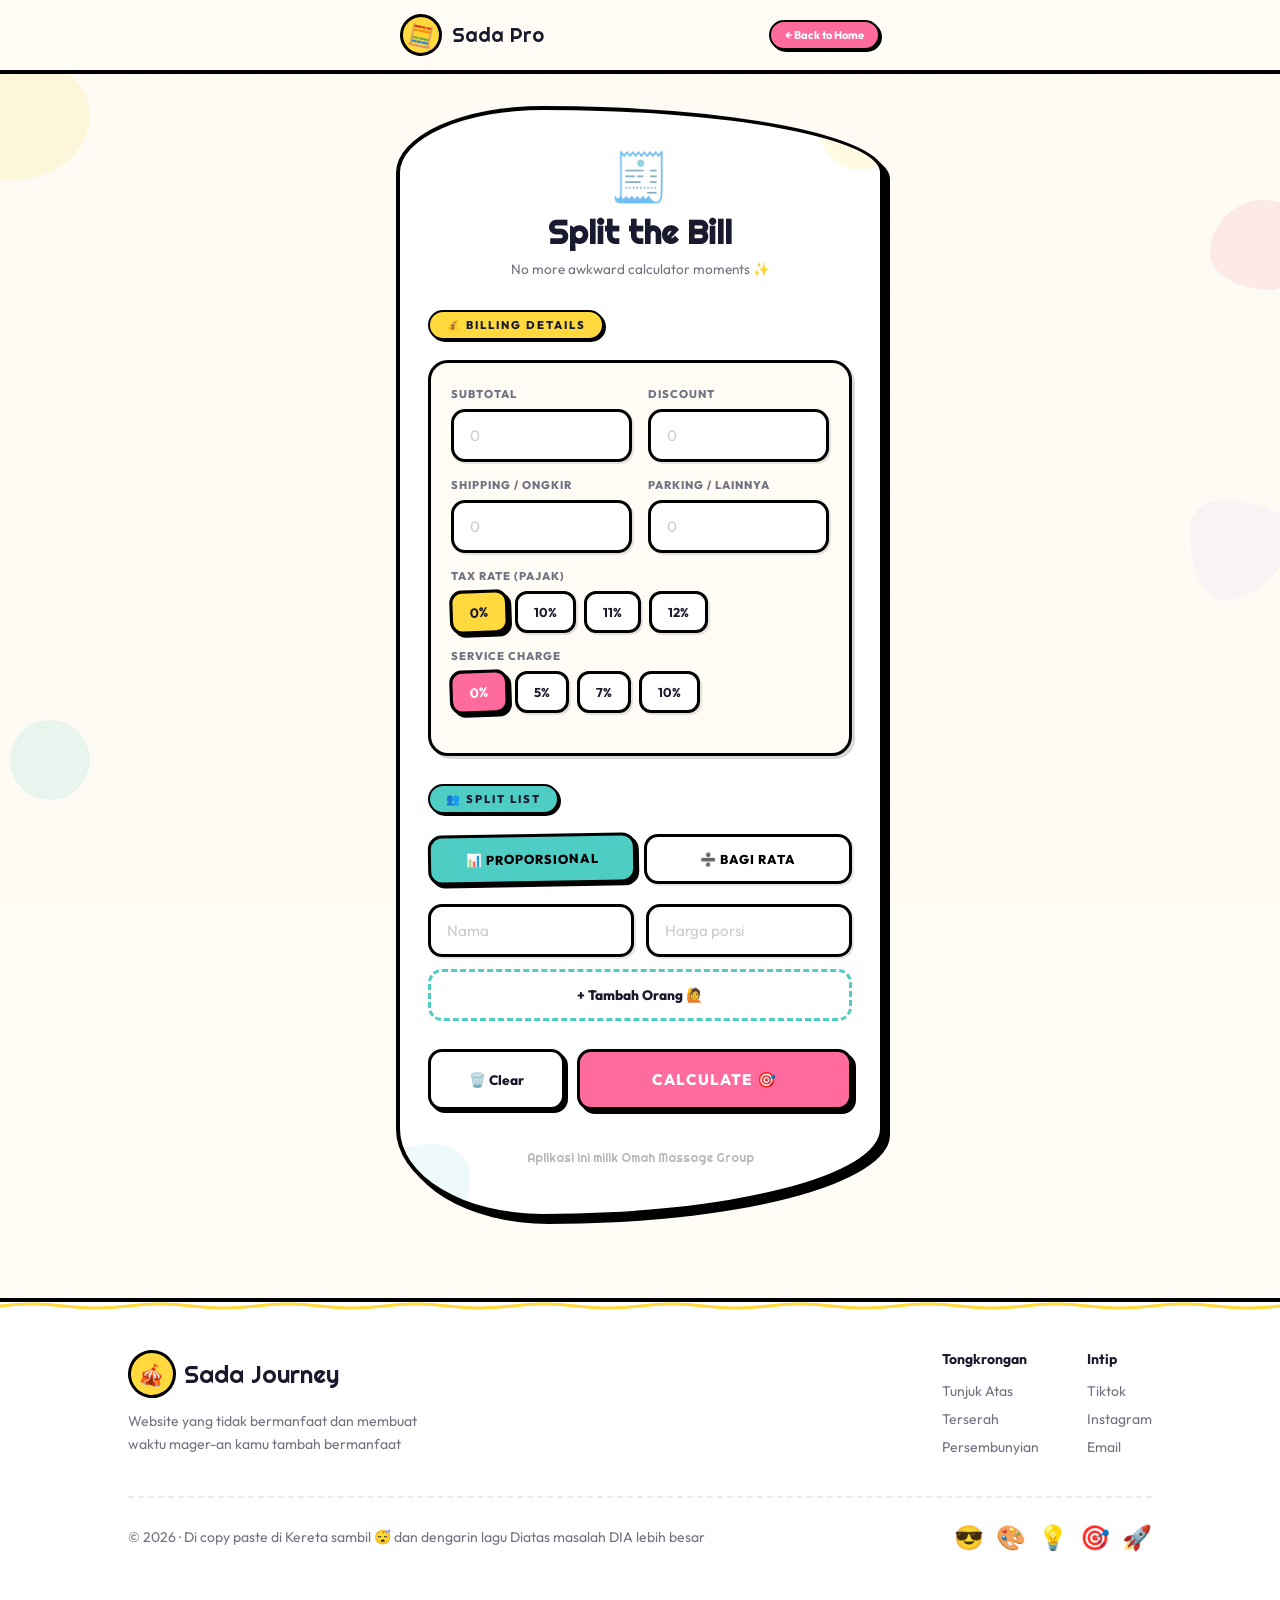
<file: sada-pro.html>
<!DOCTYPE html>
<html>
<head>
  <meta name="viewport" content="width=device-width, initial-scale=1">
  <title>Sada Pro — Bill Splitter</title>
  <link href="https://fonts.googleapis.com/css2?family=Righteous&family=Outfit:wght@300;400;500;600;700;800&display=swap" rel="stylesheet">
  <style>
    :root {
      --font-display: 'Righteous', sans-serif;
      --font-body: 'Outfit', sans-serif;
      --background: #fffcf5;
      --foreground: #1a1a2e;
      --muted: #717182;
      --sunshine: #FFD93D;
      --coral: #FF6B9D;
      --sky: #6BCF7F;
      --mint: #4ECDC4;
      --lavender: #C7B3FF;
      --peach: #FFB084;
      --danger: #ef4444;
    }

    *, *::before, *::after { margin: 0; padding: 0; box-sizing: border-box; }

    body {
      font-family: var(--font-body);
      background-color: var(--background);
      color: var(--foreground);
      min-height: 100vh;
      padding: 0;
      overflow-x: hidden;
    }

    /* ===== Background noise ===== */
    .bg-noise {
      position: fixed; inset: 0;
      pointer-events: none; z-index: 0; opacity: 0.03;
    }

    /* ===== Floating decorations ===== */
    .deco { position: fixed; pointer-events: none; z-index: 0; }
    .deco-1 { top: 60px; left: -30px; width: 120px; height: 120px; background: var(--sunshine); opacity: 0.15; border-radius: 40% 60% 70% 30% / 40% 50% 60% 50%; animation: wobble1 8s ease-in-out infinite; }
    .deco-2 { top: 200px; right: -20px; width: 90px; height: 90px; background: var(--coral); opacity: 0.12; border-radius: 60% 40% 30% 70% / 60% 30% 70% 40%; animation: wobble2 10s ease-in-out infinite; }
    .deco-3 { bottom: 100px; left: 10px; width: 80px; height: 80px; background: var(--mint); opacity: 0.12; border-radius: 50%; animation: float-up 7s ease-in-out infinite; }
    .deco-4 { bottom: 300px; right: -10px; width: 100px; height: 100px; background: var(--lavender); opacity: 0.1; border-radius: 30% 70% 70% 30% / 30% 30% 70% 70%; animation: wobble1 12s ease-in-out infinite; }

    /* ===== Animations ===== */
    @keyframes wobble1 { 0%, 100% { transform: rotate(-2deg) scale(1); } 25% { transform: rotate(1deg) scale(1.02); } 50% { transform: rotate(-1deg) scale(0.98); } 75% { transform: rotate(2deg) scale(1.01); } }
    @keyframes wobble2 { 0%, 100% { transform: rotate(1deg) translateY(0); } 33% { transform: rotate(-2deg) translateY(-8px); } 66% { transform: rotate(2deg) translateY(4px); } }
    @keyframes float-up { 0%, 100% { transform: translateY(0); } 50% { transform: translateY(-15px); } }
    @keyframes bounce-in { 0% { opacity: 0; transform: translateY(30px) scale(0.95); } 60% { transform: translateY(-5px) scale(1.02); } 100% { opacity: 1; transform: translateY(0) scale(1); } }
    @keyframes slideUp { from { opacity: 0; transform: translateY(20px); } to { opacity: 1; transform: translateY(0); } }
    @keyframes pop { 0% { transform: scale(1); } 50% { transform: scale(1.15) rotate(5deg); } 100% { transform: scale(1); } }
    @keyframes shake { 0%, 100% { transform: translateX(0); } 25% { transform: translateX(-6px); } 75% { transform: translateX(6px); } }

    /* ===== Header ===== */
    .header { position: sticky; top: 0; z-index: 50; background: rgba(255, 252, 245, 0.92); backdrop-filter: blur(8px); border-bottom: 4px solid black; }
    .header-inner { max-width: 520px; margin: 0 auto; padding: 14px 20px; display: flex; align-items: center; justify-content: space-between; }
    .logo { display: flex; align-items: center; gap: 10px; }
    .logo-icon { width: 42px; height: 42px; border-radius: 50%; background: var(--sunshine); display: flex; align-items: center; justify-content: center; border: 3px solid black; font-size: 1.3rem; transform: rotate(12deg); transition: all 0.3s ease; }
    .logo-icon:hover { transform: rotate(0deg) scale(1.1); }
    .logo-text { font-family: var(--font-display); font-size: 1.25rem; }
    .header-badge { padding: 6px 14px; background: var(--coral); color: white; border-radius: 9999px; font-weight: 700; font-size: 0.7rem; border: 2px solid black; box-shadow: 2px 2px 0px 0px rgba(0,0,0,1); text-decoration: none; transition: all 0.3s ease; }
    .header-badge:hover { transform: scale(1.05); box-shadow: 3px 3px 0 0 rgba(0,0,0,1); }

    /* ===== Main Card ===== */
    .main-wrapper { position: relative; z-index: 10; max-width: 520px; margin: 32px auto; padding: 0 16px 48px; animation: bounce-in 0.6s ease forwards; }
    .card { background: white; border: 4px solid black; border-radius: 30% 70% 70% 30% / 6% 6% 8% 8%; padding: 36px 28px 48px; box-shadow: 6px 6px 0px 0px rgba(0,0,0,1); position: relative; overflow: hidden; }
    .card-deco-circle { position: absolute; top: -20px; right: -20px; width: 80px; height: 80px; background: var(--sunshine); opacity: 0.15; border-radius: 50%; }
    .card-deco-blob { position: absolute; bottom: -30px; left: -30px; width: 100px; height: 100px; background: var(--mint); opacity: 0.1; border-radius: 60% 40% 30% 70% / 60% 30% 70% 40%; }

    /* ===== Title ===== */
    .title-area { text-align: center; margin-bottom: 32px; position: relative; }
    .title-emoji { font-size: 3rem; display: inline-block; animation: wobble1 4s ease-in-out infinite; margin-bottom: 8px; }
    .title { font-family: var(--font-display); font-size: 2rem; line-height: 1.2; margin-bottom: 8px; }
    .title .highlight { position: relative; display: inline-block; }
    .title .highlight::after { content: ''; position: absolute; bottom: -2px; left: -4px; width: calc(100% + 8px); height: 12px; background: var(--sunshine); opacity: 0.4; border-radius: 4px; z-index: -1; transform: rotate(-1deg); }
    .subtitle { font-size: 0.85rem; color: var(--muted); }

    /* ===== Section Labels ===== */
    .section-label { display: inline-block; font-size: 0.7rem; font-weight: 800; text-transform: uppercase; letter-spacing: 2px; color: white; padding: 6px 16px; border-radius: 9999px; border: 2px solid black; box-shadow: 2px 2px 0px 0px rgba(0,0,0,1); margin-bottom: 20px; }
    .label-yellow { background: var(--sunshine); color: var(--foreground); }
    .label-pink { background: var(--coral); }
    .label-mint { background: var(--mint); color: var(--foreground); }
    .label-lavender { background: var(--lavender); color: var(--foreground); }
    .label-peach { background: var(--peach); color: var(--foreground); }

    /* ===== Summary Box ===== */
    .summary-box { background: var(--background); border: 3px solid black; border-radius: 20px; padding: 24px 20px; margin-bottom: 28px; box-shadow: 3px 3px 0px 0px rgba(0,0,0,0.15); }
    .input-grid { display: grid; grid-template-columns: 1fr 1fr; gap: 16px; margin-bottom: 16px; }
    .input-group label { display: block; font-size: 0.7rem; font-weight: 800; text-transform: uppercase; letter-spacing: 1px; color: var(--muted); margin-bottom: 8px; }
    .input-group input[type="number"], .input-group input[type="text"] { width: 100%; padding: 14px 16px; border: 3px solid black; border-radius: 14px; font-size: 0.95rem; font-family: var(--font-body); font-weight: 600; background: white; color: var(--foreground); transition: all 0.3s ease; box-shadow: 2px 2px 0px 0px rgba(0,0,0,0.1); }
    .input-group input:focus { outline: none; border-color: var(--coral); box-shadow: 3px 3px 0px 0px var(--coral); transform: translateY(-1px); }
    .input-group input::placeholder { color: #ccc; font-weight: 400; }
    .input-group input.error { border-color: var(--danger); animation: shake 0.3s ease; }

    /* ===== Options (Tax, Service, etc) ===== */
    .option-area { margin-top: 8px; margin-bottom: 16px; }
    .option-label { display: block; font-size: 0.7rem; font-weight: 800; text-transform: uppercase; letter-spacing: 1px; color: var(--muted); margin-bottom: 8px; }
    .option-pills { display: flex; gap: 8px; flex-wrap: wrap; }
    .pill-item { position: relative; }
    .pill-item input[type="radio"] { position: absolute; opacity: 0; }
    .pill-item label { display: block; text-align: center; padding: 10px 16px; border: 3px solid black; border-radius: 12px; cursor: pointer; font-weight: 700; font-size: 0.8rem; background: white; transition: all 0.3s ease; box-shadow: 2px 2px 0px 0px rgba(0,0,0,0.1); user-select: none; }
    .pill-item label:hover { transform: translateY(-2px); box-shadow: 3px 3px 0px 0px rgba(0,0,0,0.2); }
    .pill-item input:checked + label { background: var(--sunshine); color: var(--foreground); box-shadow: 3px 3px 0px 0px rgba(0,0,0,1); transform: rotate(-2deg) scale(1.05); }
    .pill-item.pink input:checked + label { background: var(--coral); color: white; }
    .pill-item.mint input:checked + label { background: var(--mint); }
    .pill-item.lavender input:checked + label { background: var(--lavender); }

    /* ===== Split Mode Toggle ===== */
    .split-mode { display: flex; gap: 8px; margin-bottom: 20px; }
    .split-mode-btn { flex: 1; padding: 14px; border: 3px solid black; border-radius: 14px; font-weight: 800; font-size: 0.8rem; font-family: var(--font-body); cursor: pointer; transition: all 0.3s ease; box-shadow: 2px 2px 0px 0px rgba(0,0,0,0.1); background: white; text-transform: uppercase; letter-spacing: 1px; }
    .split-mode-btn.active { background: var(--mint); box-shadow: 3px 3px 0px 0px rgba(0,0,0,1); transform: rotate(-1deg); }
    .split-mode-btn:hover:not(.active) { transform: translateY(-2px); }

    /* ===== Person Entries ===== */
    .person-entry { display: grid; grid-template-columns: 1fr 1fr; gap: 12px; margin-bottom: 12px; position: relative; animation: slideUp 0.3s ease forwards; }
    .person-entry.equal-mode { grid-template-columns: 1fr; }
    .person-entry input { width: 100%; padding: 14px 16px; border: 3px solid black; border-radius: 14px; font-size: 0.95rem; font-family: var(--font-body); font-weight: 600; background: white; color: var(--foreground); transition: all 0.3s ease; box-shadow: 2px 2px 0px 0px rgba(0,0,0,0.1); }
    .person-entry input:focus { outline: none; border-color: var(--mint); box-shadow: 3px 3px 0px 0px var(--mint); }
    .person-entry input::placeholder { color: #ccc; font-weight: 400; }
    .btn-remove { position: absolute; right: -28px; top: 50%; transform: translateY(-50%); background: var(--coral); border: 2px solid black; color: white; width: 24px; height: 24px; border-radius: 50%; cursor: pointer; font-size: 14px; display: flex; align-items: center; justify-content: center; box-shadow: 2px 2px 0px 0px rgba(0,0,0,1); transition: all 0.2s ease; }
    .btn-remove:hover { transform: translateY(-50%) scale(1.2) rotate(10deg); }

    /* ===== Equal Split Counter ===== */
    .equal-counter { display: flex; align-items: center; justify-content: center; gap: 16px; margin-bottom: 20px; }
    .counter-btn { width: 48px; height: 48px; border: 3px solid black; border-radius: 50%; background: white; font-size: 1.5rem; font-weight: 800; cursor: pointer; display: flex; align-items: center; justify-content: center; box-shadow: 3px 3px 0 0 rgba(0,0,0,1); transition: all 0.2s; font-family: var(--font-body); }
    .counter-btn:hover { transform: scale(1.1); }
    .counter-btn:active { transform: translateX(2px) translateY(2px); box-shadow: 1px 1px 0 0 rgba(0,0,0,1); }
    .counter-value { font-family: var(--font-display); font-size: 2.5rem; min-width: 60px; text-align: center; }
    .counter-label { text-align: center; font-size: 0.75rem; color: var(--muted); font-weight: 700; text-transform: uppercase; margin-bottom: 16px; letter-spacing: 1px; }

    /* ===== Buttons ===== */
    .btn-add { width: 100%; padding: 14px; background: white; color: var(--foreground); border: 3px dashed var(--mint); border-radius: 14px; cursor: pointer; font-weight: 800; font-size: 0.85rem; font-family: var(--font-body); margin-bottom: 28px; transition: all 0.3s ease; }
    .btn-add:hover { background: var(--mint); border-style: solid; border-color: black; box-shadow: 3px 3px 0px 0px rgba(0,0,0,1); transform: translateY(-2px); }
    .action-group { display: grid; grid-template-columns: 1fr 2fr; gap: 12px; }
    .btn-calc { padding: 18px; background: var(--coral); color: white; border: 3px solid black; border-radius: 14px; font-weight: 800; font-size: 0.95rem; font-family: var(--font-body); cursor: pointer; box-shadow: 4px 4px 0px 0px rgba(0,0,0,1); transition: all 0.3s ease; text-transform: uppercase; letter-spacing: 1px; }
    .btn-calc:hover { transform: scale(1.03) rotate(-1deg); box-shadow: 6px 6px 0px 0px rgba(0,0,0,1); }
    .btn-calc:active { transform: translateX(2px) translateY(2px); box-shadow: 2px 2px 0px 0px rgba(0,0,0,1); }
    .btn-reset { padding: 18px; background: white; color: var(--foreground); border: 3px solid black; border-radius: 14px; font-weight: 800; font-size: 0.85rem; font-family: var(--font-body); cursor: pointer; box-shadow: 3px 3px 0px 0px rgba(0,0,0,1); transition: all 0.3s ease; }
    .btn-reset:hover { background: #FFF0F0; transform: translateY(-2px); }

    .btn-share-group { display: grid; grid-template-columns: 1fr 1fr; gap: 12px; margin-top: 16px; }
    .btn-share { width: 100%; padding: 16px; border: 3px solid black; border-radius: 14px; font-weight: 800; font-size: 0.85rem; font-family: var(--font-body); cursor: pointer; display: none; box-shadow: 4px 4px 0px 0px rgba(0,0,0,1); transition: all 0.3s ease; }
    .btn-share:hover { transform: scale(1.03) rotate(1deg); box-shadow: 6px 6px 0px 0px rgba(0,0,0,1); }
    .btn-copy { background: var(--sky); color: var(--foreground); }
    .btn-wa { background: #25D366; color: white; }

    /* ===== Error ===== */
    .error-msg { background: #FFF0F0; border: 2px solid var(--danger); border-radius: 12px; padding: 12px 16px; margin-bottom: 20px; font-size: 0.85rem; font-weight: 600; color: var(--danger); display: none; animation: slideUp 0.3s ease; }

    /* ===== Result ===== */
    #result { margin-top: 32px; border: 3px solid black; border-radius: 20px; background: var(--foreground); padding: 24px 20px; display: none; animation: slideUp 0.5s ease-out; box-shadow: 4px 4px 0px 0px rgba(0,0,0,0.3); }
    .result-header { text-align: center; margin-bottom: 16px; padding-bottom: 12px; border-bottom: 1px solid rgba(255,255,255,0.1); }
    .result-header h3 { font-family: var(--font-display); color: var(--sunshine); font-size: 1.1rem; }
    .result-row { display: flex; justify-content: space-between; align-items: center; padding: 14px 0; border-bottom: 1px solid rgba(255,255,255,0.08); font-size: 0.9rem; color: rgba(255,255,255,0.8); }
    .result-row:last-of-type { border-bottom: none; }
    .result-row .amount { font-weight: 800; color: var(--sunshine); }
    .result-row .person-icon { display: inline-block; width: 28px; height: 28px; border-radius: 50%; text-align: center; line-height: 28px; font-size: 0.75rem; font-weight: 800; margin-right: 10px; border: 2px solid; }
    .result-detail { font-size: 0.7rem; color: rgba(255,255,255,0.4); margin-top: 2px; }
    .result-summary { margin-top: 12px; padding: 16px; background: rgba(255,255,255,0.05); border-radius: 12px; }
    .summary-row { display: flex; justify-content: space-between; font-size: 0.8rem; color: rgba(255,255,255,0.5); padding: 4px 0; }
    .result-total { margin-top: 16px; padding-top: 16px; border-top: 2px solid var(--sunshine); display: flex; justify-content: space-between; font-weight: 800; font-size: 1.15rem; color: var(--sunshine); font-family: var(--font-display); }

    /* ===== Watermark ===== */
    .watermark { text-align: center; margin-top: 24px; font-family: var(--font-display); font-size: 0.75rem; color: var(--muted); opacity: 0.5; }

    /* ===== Toast ===== */
    #toast { visibility: hidden; min-width: 200px; background: var(--sunshine); color: var(--foreground); text-align: center; border-radius: 9999px; padding: 14px 28px; position: fixed; left: 50%; bottom: 40px; transform: translateX(-50%) translateY(20px); font-weight: 800; font-family: var(--font-body); z-index: 999; border: 3px solid black; box-shadow: 4px 4px 0px 0px rgba(0,0,0,1); transition: all 0.3s ease; }
    #toast.show { visibility: visible; transform: translateX(-50%) translateY(0); animation: pop 0.4s ease; }

    /* ===== Footer ===== */
    .site-footer { background: white; border-top: 4px solid black; padding: 48px 24px; position: relative; z-index: 10; }
    .footer-wave { position: absolute; top: 0; left: 0; width: 100%; height: 8px; }
    .footer-inner { max-width: 64rem; margin: 0 auto; }
    .footer-top { display: flex; flex-wrap: wrap; justify-content: space-between; align-items: flex-start; gap: 32px; margin-bottom: 32px; }
    .footer-brand { max-width: 320px; }
    .footer-brand-header { display: flex; align-items: center; gap: 8px; margin-bottom: 12px; }
    .footer-logo { width: 48px; height: 48px; border-radius: 50%; background: var(--sunshine); display: flex; align-items: center; justify-content: center; border: 3px solid black; font-size: 1.3rem; transform: rotate(12deg); }
    .footer-brand-name { font-family: var(--font-display); font-size: 1.5rem; }
    .footer-brand p { font-size: 0.875rem; color: var(--muted); line-height: 1.6; }
    .footer-links { display: flex; gap: 48px; }
    .footer-links h4 { font-weight: 700; font-size: 0.875rem; margin-bottom: 12px; }
    .footer-links ul { list-style: none; }
    .footer-links li { margin-bottom: 8px; }
    .footer-links a { font-size: 0.875rem; color: var(--muted); text-decoration: none; transition: color 0.3s; }
    .footer-links a:hover { color: var(--coral); }
    .footer-bottom { padding-top: 24px; border-top: 2px dashed rgba(0,0,0,0.08); display: flex; flex-wrap: wrap; justify-content: space-between; align-items: center; gap: 16px; }
    .footer-bottom p { font-size: 0.875rem; color: var(--muted); }
    .footer-emojis { display: flex; gap: 12px; }
    .footer-emojis span { font-size: 1.5rem; cursor: pointer; transition: all 0.3s ease; }
    .footer-emojis span:hover { transform: scale(1.25) rotate(12deg); }

    /* ===== Responsive ===== */
    @media (max-width: 640px) {
      .footer-top { flex-direction: column; }
      .footer-links { gap: 32px; }
      .footer-bottom { flex-direction: column; text-align: center; }
    }
    @media (max-width: 520px) {
      .main-wrapper { padding: 0 12px 32px; margin-top: 20px; }
      .card { padding: 28px 20px 40px; border-radius: 24px; }
      .btn-remove { right: -8px; top: -8px; transform: none; }
      .btn-remove:hover { transform: scale(1.2) rotate(10deg); }
      .btn-share-group { grid-template-columns: 1fr; }
    }
  </style>
</head>
<body>

  <div class="bg-noise"><svg width="100%" height="100%"><filter id="noise"><feTurbulence type="fractalNoise" baseFrequency="0.9" numOctaves="4"></feTurbulence><feColorMatrix type="saturate" values="0"></feColorMatrix></filter><rect width="100%" height="100%" filter="url(#noise)"></rect></svg></div>

  <div class="deco deco-1"></div>
  <div class="deco deco-2"></div>
  <div class="deco deco-3"></div>
  <div class="deco deco-4"></div>

  <div id="toast">Data Cleared! 🧹</div>

  <!-- Header -->
  <header class="header">
    <div class="header-inner">
      <div class="logo">
        <div class="logo-icon">🧮</div>
        <span class="logo-text">Sada Pro</span>
      </div>
      <a href="index.html" class="header-badge">← Back to Home</a>
    </div>
  </header>

  <!-- Main -->
  <div class="main-wrapper">
    <div class="card">
      <div class="card-deco-circle"></div>
      <div class="card-deco-blob"></div>

      <!-- Title -->
      <div class="title-area">
        <div class="title-emoji">🧾</div>
        <h2 class="title">Split the <span class="highlight">Bill</span></h2>
        <p class="subtitle">No more awkward calculator moments ✨</p>
      </div>

      <!-- Error Message -->
      <div class="error-msg" id="errorMsg"></div>

      <!-- 1. Billing Details -->
      <span class="section-label label-yellow">💰 Billing Details</span>
      <div class="summary-box">
        <div class="input-grid">
          <div class="input-group">
            <label>Subtotal</label>
            <input type="number" id="totalMenu" placeholder="0" oninput="formatPreview(this)">
          </div>
          <div class="input-group">
            <label>Discount</label>
            <input type="number" id="diskon" placeholder="0">
          </div>
        </div>
        <div class="input-grid">
          <div class="input-group">
            <label>Shipping / Ongkir</label>
            <input type="number" id="ongkir" placeholder="0">
          </div>
          <div class="input-group">
            <label>Parking / Lainnya</label>
            <input type="number" id="parkir" placeholder="0">
          </div>
        </div>

        <!-- Tax Rate -->
        <div class="option-area">
          <span class="option-label">Tax Rate (Pajak)</span>
          <div class="option-pills">
            <div class="pill-item"><input type="radio" name="taxRate" id="t0" value="0" checked><label for="t0">0%</label></div>
            <div class="pill-item"><input type="radio" name="taxRate" id="t10" value="0.10"><label for="t10">10%</label></div>
            <div class="pill-item"><input type="radio" name="taxRate" id="t11" value="0.11"><label for="t11">11%</label></div>
            <div class="pill-item"><input type="radio" name="taxRate" id="t12" value="0.12"><label for="t12">12%</label></div>
          </div>
        </div>

        <!-- NEW: Service Charge -->
        <div class="option-area">
          <span class="option-label">Service Charge</span>
          <div class="option-pills">
            <div class="pill-item pink"><input type="radio" name="serviceRate" id="s0" value="0" checked><label for="s0">0%</label></div>
            <div class="pill-item pink"><input type="radio" name="serviceRate" id="s5" value="0.05"><label for="s5">5%</label></div>
            <div class="pill-item pink"><input type="radio" name="serviceRate" id="s7" value="0.07"><label for="s7">7%</label></div>
            <div class="pill-item pink"><input type="radio" name="serviceRate" id="s10" value="0.10"><label for="s10">10%</label></div>
          </div>
        </div>


      </div>

      <!-- 2. Split Mode -->
      <span class="section-label label-mint">👥 Split List</span>

      <!-- NEW: Split Mode Toggle -->
      <div class="split-mode">
        <button type="button" class="split-mode-btn active" id="btnProportional" onclick="setSplitMode('proportional')">📊 Proporsional</button>
        <button type="button" class="split-mode-btn" id="btnEqual" onclick="setSplitMode('equal')">➗ Bagi Rata</button>
      </div>

      <!-- Proportional Mode -->
      <div id="proportionalMode">
        <div id="personContainer">
          <div class="person-entry">
            <input type="text" placeholder="Nama" class="p-name">
            <input type="number" placeholder="Harga porsi" class="p-price">
          </div>
        </div>
        <button type="button" class="btn-add" onclick="addPerson()">+ Tambah Orang 🙋</button>
      </div>

      <!-- Equal Mode -->
      <div id="equalMode" style="display:none;">
        <p class="counter-label">Jumlah Orang</p>
        <div class="equal-counter">
          <button type="button" class="counter-btn" onclick="adjustCount(-1)">−</button>
          <span class="counter-value" id="equalCount">2</span>
          <button type="button" class="counter-btn" onclick="adjustCount(1)">+</button>
        </div>
      </div>

      <!-- Actions -->
      <div class="action-group">
        <button type="button" class="btn-reset" onclick="resetForm()">🗑️ Clear</button>
        <button type="button" class="btn-calc" onclick="hitung()">Calculate 🎯</button>
      </div>

      <!-- Share Buttons -->
      <div class="btn-share-group">
        <button type="button" class="btn-share btn-copy" id="btnCopy" onclick="copyText()">📋 Copy Text</button>
        <button type="button" class="btn-share btn-wa" id="btnWa" onclick="sendWhatsApp()">💬 WhatsApp</button>
      </div>

      <!-- Result -->
      <div id="result">
        <div class="result-header"><h3>📊 Bill Breakdown</h3></div>
        <div id="resultContent"></div>
      </div>

      <div class="watermark">Aplikasi ini milik Omah Massage Group</div>
    </div>
  </div>

  <!-- Footer -->
  <footer class="site-footer">
    <svg class="footer-wave" viewBox="0 0 1200 10" preserveAspectRatio="none">
      <path d="M0 5 Q30 0, 60 5 T120 5 T180 5 T240 5 T300 5 T360 5 T420 5 T480 5 T540 5 T600 5 T660 5 T720 5 T780 5 T840 5 T900 5 T960 5 T1020 5 T1080 5 T1140 5 T1200 5" stroke="#FFD93D" stroke-width="4" fill="none"></path>
    </svg>
    <div class="footer-inner">
      <div class="footer-top">
        <div class="footer-brand">
          <div class="footer-brand-header">
            <div class="footer-logo">🎪</div>
            <span class="footer-brand-name">Sada Journey</span>
          </div>
          <p>Website yang tidak bermanfaat dan membuat waktu mager-an kamu tambah bermanfaat</p>
        </div>
        <div class="footer-links">
          <div>
            <h4>Tongkrongan</h4>
            <ul>
              <li><a href="#">Tunjuk Atas</a></li>
              <li><a href="#">Terserah</a></li>
              <li><a href="#">Persembunyian</a></li>
            </ul>
          </div>
          <div>
            <h4>Intip</h4>
            <ul>
              <li><a href="#">Tiktok</a></li>
              <li><a href="#">Instagram</a></li>
              <li><a href="#">Email</a></li>
            </ul>
          </div>
        </div>
      </div>
      <div class="footer-bottom">
        <p>© 2026 · Di copy paste di Kereta sambil 😴 dan dengarin lagu Diatas masalah DIA lebih besar</p>
        <div class="footer-emojis">
          <span>😎</span><span>🎨</span><span>💡</span><span>🎯</span><span>🚀</span>
        </div>
      </div>
    </div>
  </footer>

  <script>
    let finalWhatsAppText = "";
    let splitMode = "proportional";
    let equalCount = 2;
    const badgeColors = ['#FFD93D','#FF6B9D','#4ECDC4','#C7B3FF','#FFB084','#6BCF7F'];

    // Format number to Rupiah
    function fRp(n) {
      return 'Rp ' + Math.round(n).toLocaleString('id-ID');
    }

    // Round up to nearest value
    function roundUp(n, r) {
      if (r <= 0) return Math.round(n);
      return Math.ceil(n / r) * r;
    }

    // Show error
    function showError(msg) {
      const el = document.getElementById('errorMsg');
      el.textContent = '⚠️ ' + msg;
      el.style.display = 'block';
      setTimeout(() => el.style.display = 'none', 4000);
    }

    // Split mode toggle
    function setSplitMode(mode) {
      splitMode = mode;
      document.getElementById('btnProportional').classList.toggle('active', mode === 'proportional');
      document.getElementById('btnEqual').classList.toggle('active', mode === 'equal');
      document.getElementById('proportionalMode').style.display = mode === 'proportional' ? 'block' : 'none';
      document.getElementById('equalMode').style.display = mode === 'equal' ? 'block' : 'none';
    }

    // Equal count
    function adjustCount(delta) {
      equalCount = Math.max(2, Math.min(30, equalCount + delta));
      document.getElementById('equalCount').textContent = equalCount;
    }

    // Add person
    function addPerson() {
      const container = document.getElementById('personContainer');
      const div = document.createElement('div');
      div.className = 'person-entry';
      div.innerHTML = `
        <input type="text" placeholder="Nama" class="p-name">
        <input type="number" placeholder="Harga porsi" class="p-price">
        <button type="button" class="btn-remove" onclick="this.parentElement.remove()">×</button>
      `;
      container.appendChild(div);
    }

    // Reset
    function resetForm() {
      document.querySelectorAll('input[type="number"], input[type="text"]').forEach(el => el.value = "");
      document.getElementById('t0').checked = true;
      document.getElementById('s0').checked = true;
      document.getElementById('r0').checked = true;
      document.getElementById('personContainer').innerHTML = `
        <div class="person-entry">
          <input type="text" placeholder="Nama" class="p-name">
          <input type="number" placeholder="Harga porsi" class="p-price">
        </div>`;
      document.getElementById('result').style.display = 'none';
      document.getElementById('btnCopy').style.display = 'none';
      document.getElementById('btnWa').style.display = 'none';
      document.getElementById('errorMsg').style.display = 'none';
      equalCount = 2;
      document.getElementById('equalCount').textContent = 2;
      setSplitMode('proportional');
      showToast("Data Cleared! 🧹");
    }

    function showToast(msg) {
      const toast = document.getElementById("toast");
      toast.textContent = msg;
      toast.classList.add("show");
      setTimeout(() => toast.classList.remove("show"), 2000);
    }

    // ===== MAIN CALCULATE =====
    function hitung() {
      const tm = parseFloat(document.getElementById('totalMenu').value) || 0;
      const disc = parseFloat(document.getElementById('diskon').value) || 0;
      const ongkir = parseFloat(document.getElementById('ongkir').value) || 0;
      const parkir = parseFloat(document.getElementById('parkir').value) || 0;
      const taxRate = parseFloat(document.querySelector('input[name="taxRate"]:checked').value);
      const serviceRate = parseFloat(document.querySelector('input[name="serviceRate"]:checked').value);
      const roundVal = 0;

      // Validation
      if (tm <= 0) {
        showError("Subtotal harus diisi!");
        document.getElementById('totalMenu').classList.add('error');
        setTimeout(() => document.getElementById('totalMenu').classList.remove('error'), 1000);
        return;
      }

      const afterDisc = tm - disc;
      const serviceFee = Math.round(afterDisc * serviceRate);
      const taxableAmount = afterDisc + serviceFee;
      const taxFee = Math.round(taxableAmount * taxRate);
      const grandTotal = taxableAmount + taxFee + ongkir + parkir;

      let dataPemesan = [];

      if (splitMode === 'equal') {
        // Equal split
        const perPerson = grandTotal / equalCount;
        for (let i = 0; i < equalCount; i++) {
          dataPemesan.push({ name: `Person ${i + 1}`, price: perPerson, bayar: roundUp(perPerson, roundVal) });
        }
      } else {
        // Proportional split
        const names = document.getElementsByClassName('p-name');
        const prices = document.getElementsByClassName('p-price');
        let totalPorsi = 0;

        for (let i = 0; i < names.length; i++) {
          let p = parseFloat(prices[i].value) || 0;
          if (p > 0) {
            totalPorsi += p;
            dataPemesan.push({ name: names[i].value || `User ${i + 1}`, price: p });
          }
        }

        if (totalPorsi === 0) {
          showError("Minimal 1 orang dengan harga porsi > 0!");
          return;
        }

        // Calculate proportional
        let runningTotal = 0;
        dataPemesan.forEach((person, i) => {
          if (i === dataPemesan.length - 1) {
            person.bayar = roundUp(grandTotal - runningTotal, roundVal);
          } else {
            person.bayar = roundUp((person.price / totalPorsi) * grandTotal, roundVal);
          }
          runningTotal += person.bayar;
        });
      }

      // Build result
      let resultHTML = "";
      finalWhatsAppText = `*🧾 SADA PRO - BILL SUMMARY*\n----------------------------\n`;

      dataPemesan.forEach((person, i) => {
        const color = badgeColors[i % badgeColors.length];
        const detail = splitMode === 'equal'
          ? `Bagi rata ${equalCount} orang`
          : `Porsi: ${fRp(person.price)}`;

        resultHTML += `
          <div class="result-row">
            <div>
              <span class="person-icon" style="background:${color}20; color:${color}; border-color:${color};">${i + 1}</span>
              ${person.name}
              <div class="result-detail">${detail}</div>
            </div>
            <span class="amount">${fRp(person.bayar)}</span>
          </div>`;
        finalWhatsAppText += `👤 *${person.name}*: ${fRp(person.bayar)}\n`;
      });

      // Summary
      const totalBayar = dataPemesan.reduce((s, p) => s + p.bayar, 0);
      resultHTML += `<div class="result-summary">`;
      resultHTML += `<div class="summary-row"><span>Subtotal</span><span>${fRp(tm)}</span></div>`;
      if (disc > 0) resultHTML += `<div class="summary-row"><span>Discount</span><span>-${fRp(disc)}</span></div>`;
      if (serviceFee > 0) resultHTML += `<div class="summary-row"><span>Service (${serviceRate * 100}%)</span><span>+${fRp(serviceFee)}</span></div>`;
      if (taxFee > 0) resultHTML += `<div class="summary-row"><span>Tax (${taxRate * 100}%)</span><span>+${fRp(taxFee)}</span></div>`;
      if (ongkir > 0) resultHTML += `<div class="summary-row"><span>Shipping</span><span>+${fRp(ongkir)}</span></div>`;
      if (parkir > 0) resultHTML += `<div class="summary-row"><span>Parking/Lainnya</span><span>+${fRp(parkir)}</span></div>`;

      resultHTML += `</div>`;

      resultHTML += `<div class="result-total"><span>TOTAL</span><span>${fRp(totalBayar)}</span></div>`;

      finalWhatsAppText += `----------------------------\n`;
      if (serviceFee > 0) finalWhatsAppText += `Service: ${fRp(serviceFee)}\n`;
      if (taxFee > 0) finalWhatsAppText += `Tax: ${fRp(taxFee)}\n`;
      finalWhatsAppText += `*TOTAL: ${fRp(totalBayar)}*`;

      document.getElementById('result').style.display = 'block';
      document.getElementById('resultContent').innerHTML = resultHTML;
      document.getElementById('btnCopy').style.display = 'block';
      document.getElementById('btnWa').style.display = 'block';

      // Scroll to result
      document.getElementById('result').scrollIntoView({ behavior: 'smooth', block: 'center' });
    }

    // Copy
    function copyText() {
      navigator.clipboard.writeText(finalWhatsAppText).then(() => {
        showToast("Bill Copied! 🥂");
      }).catch(() => {
        // Fallback
        const ta = document.createElement("textarea");
        ta.value = finalWhatsAppText;
        document.body.appendChild(ta);
        ta.select();
        document.execCommand("copy");
        document.body.removeChild(ta);
        showToast("Bill Copied! 🥂");
      });
    }

    // NEW: Direct WhatsApp
    function sendWhatsApp() {
      const encoded = encodeURIComponent(finalWhatsAppText);
      window.open(`https://wa.me/?text=${encoded}`, '_blank');
    }
  </script>
</body>
</html>
</file>
